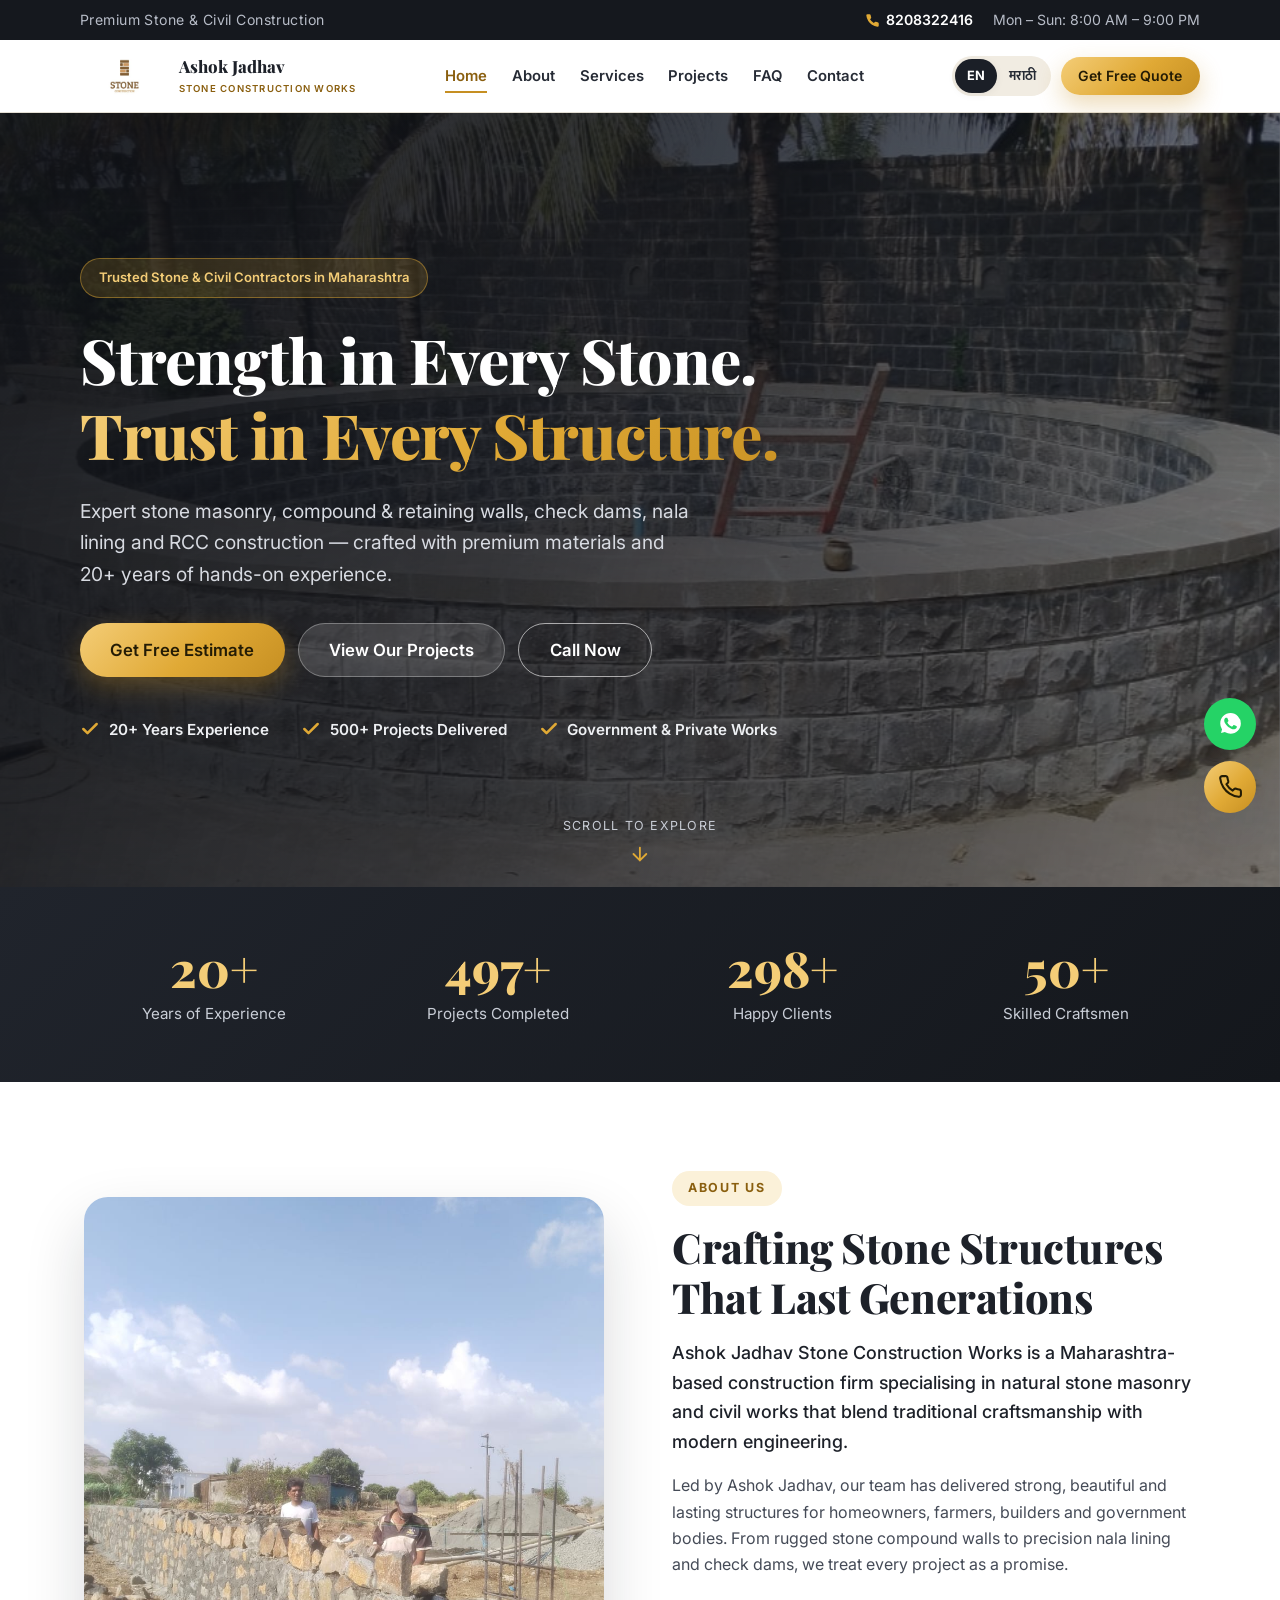
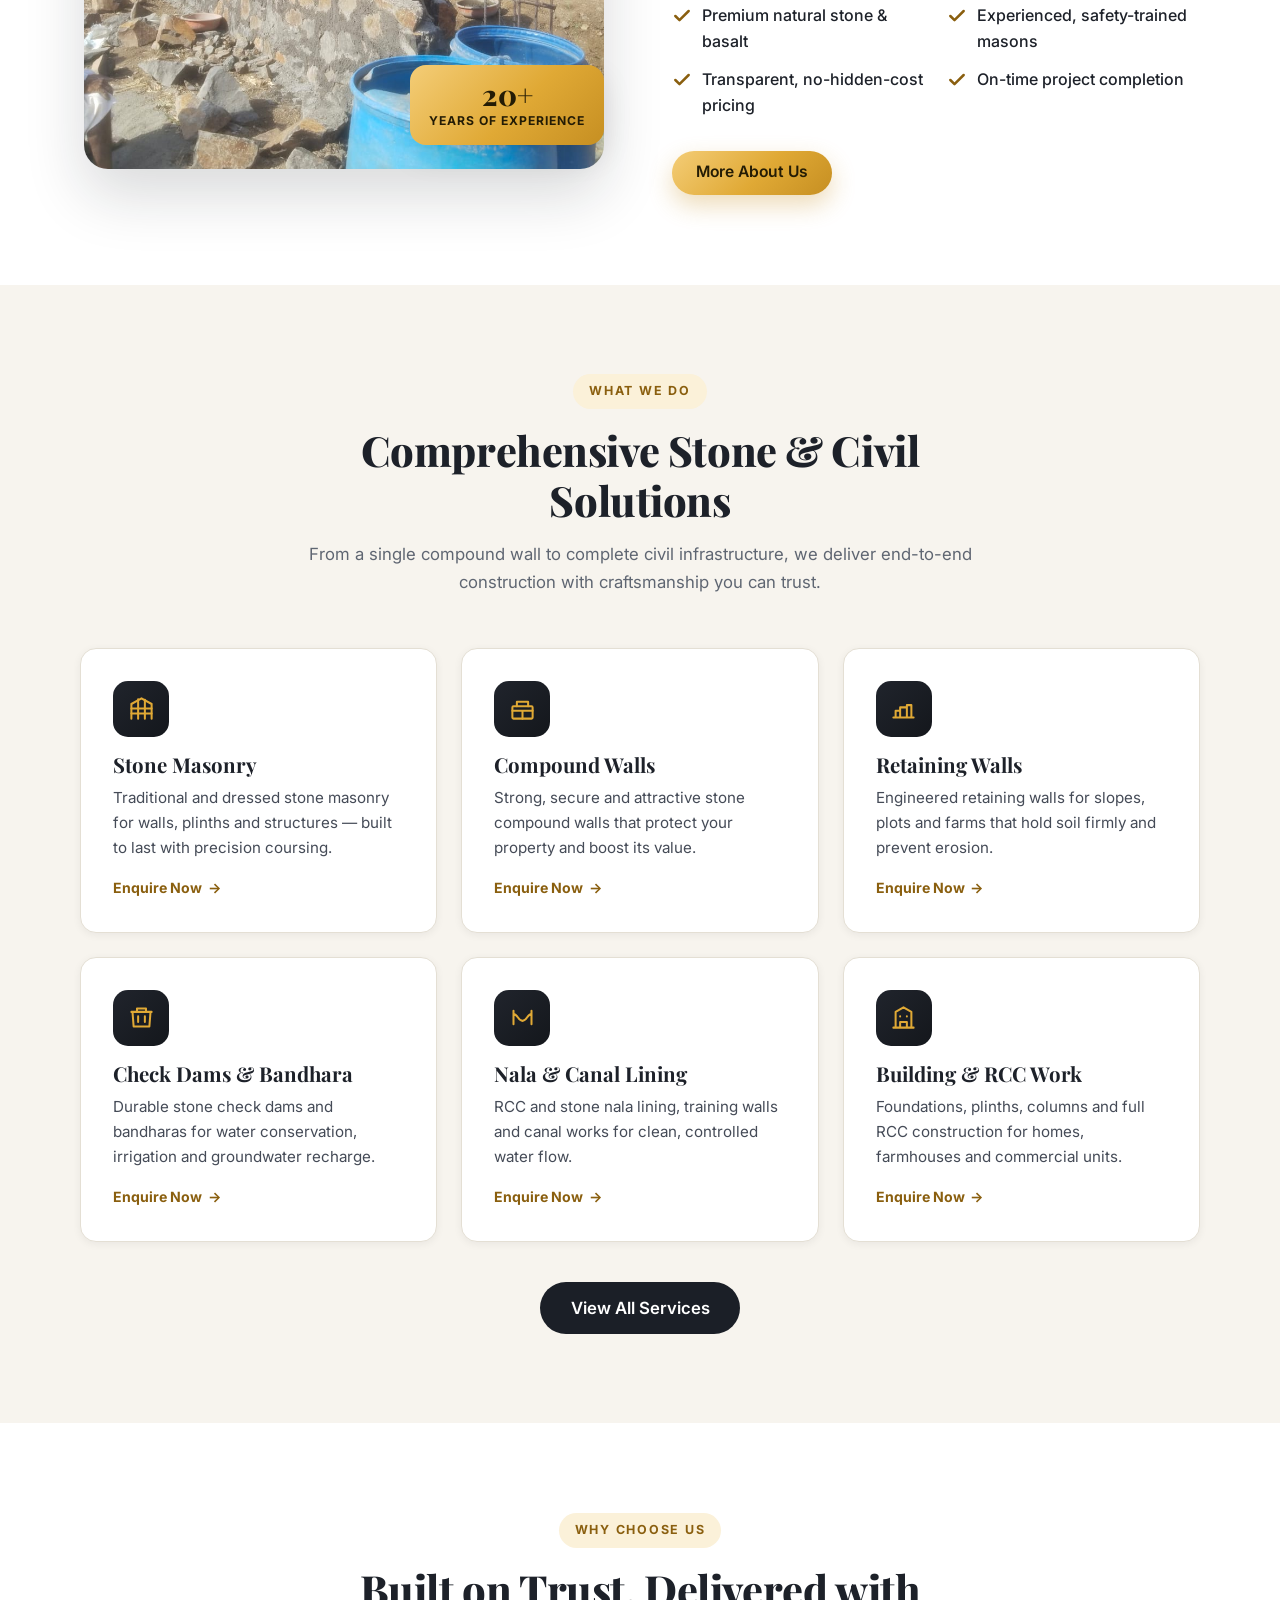
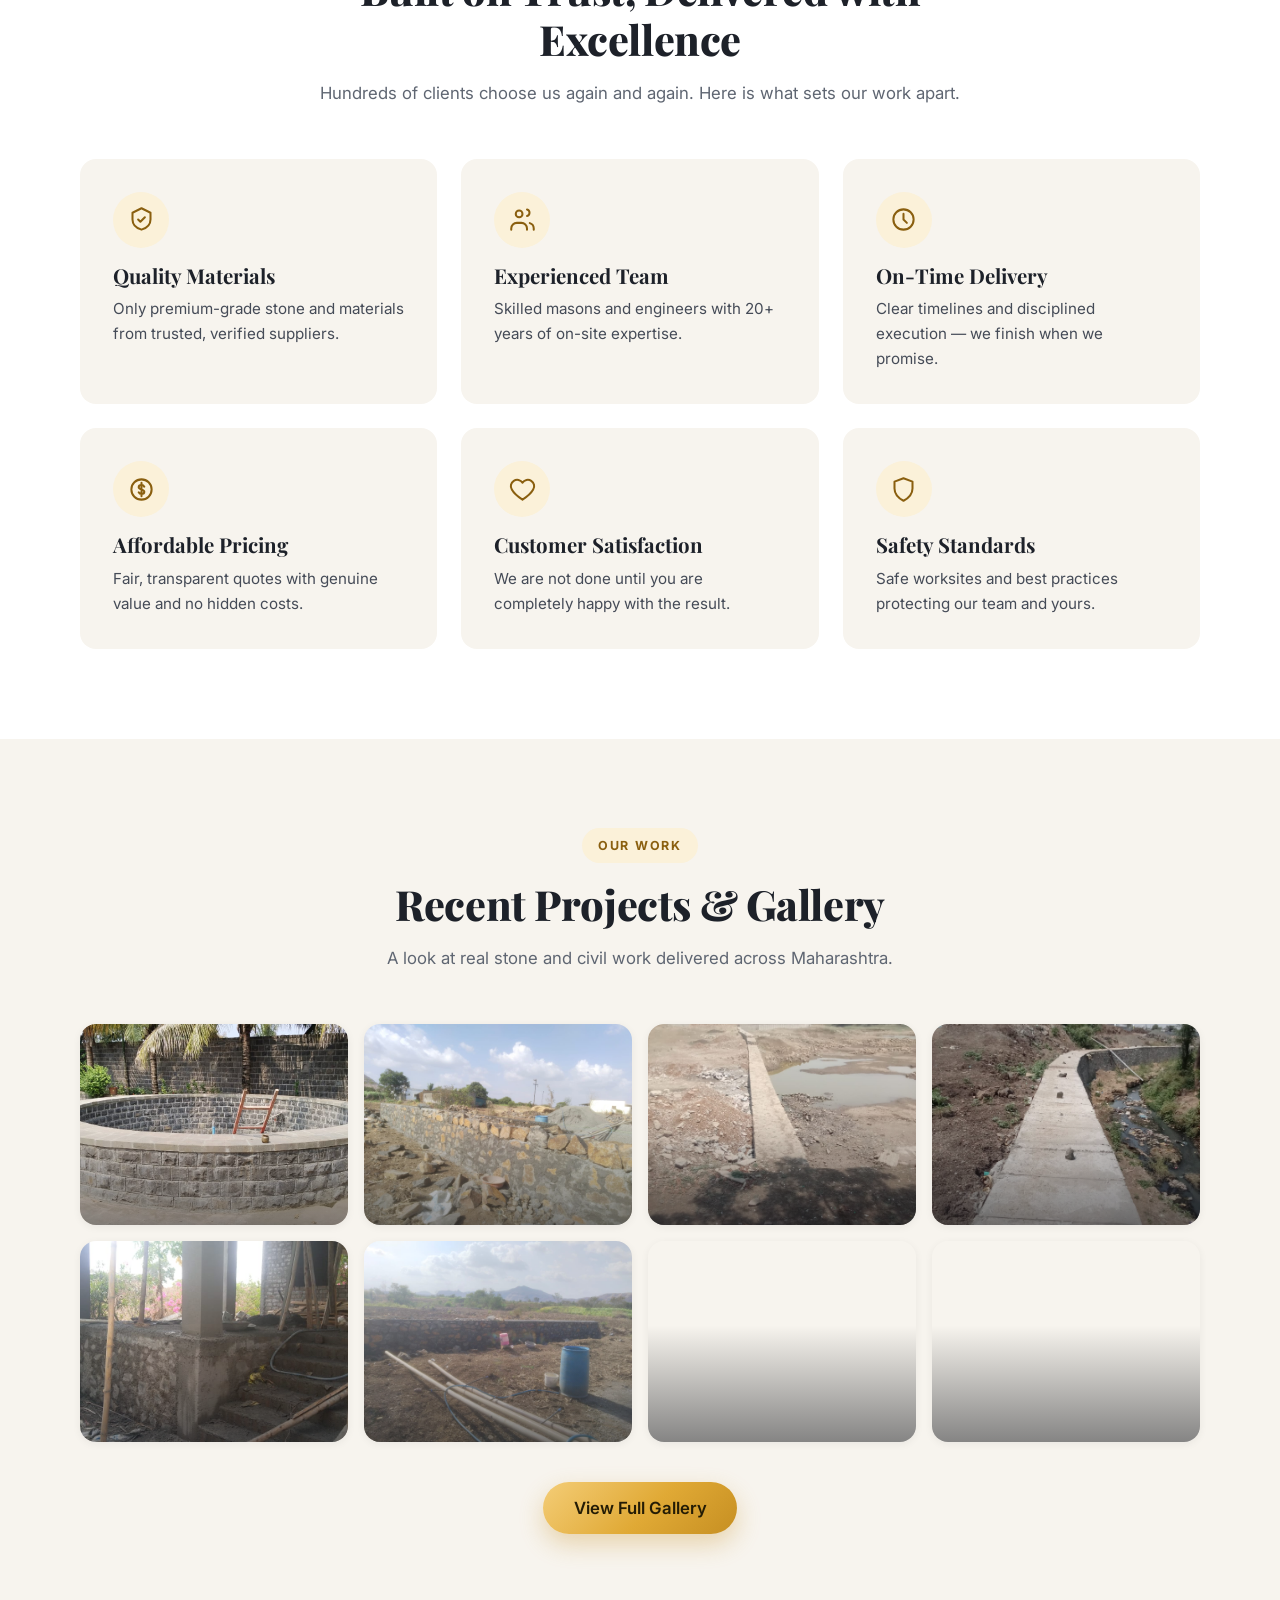
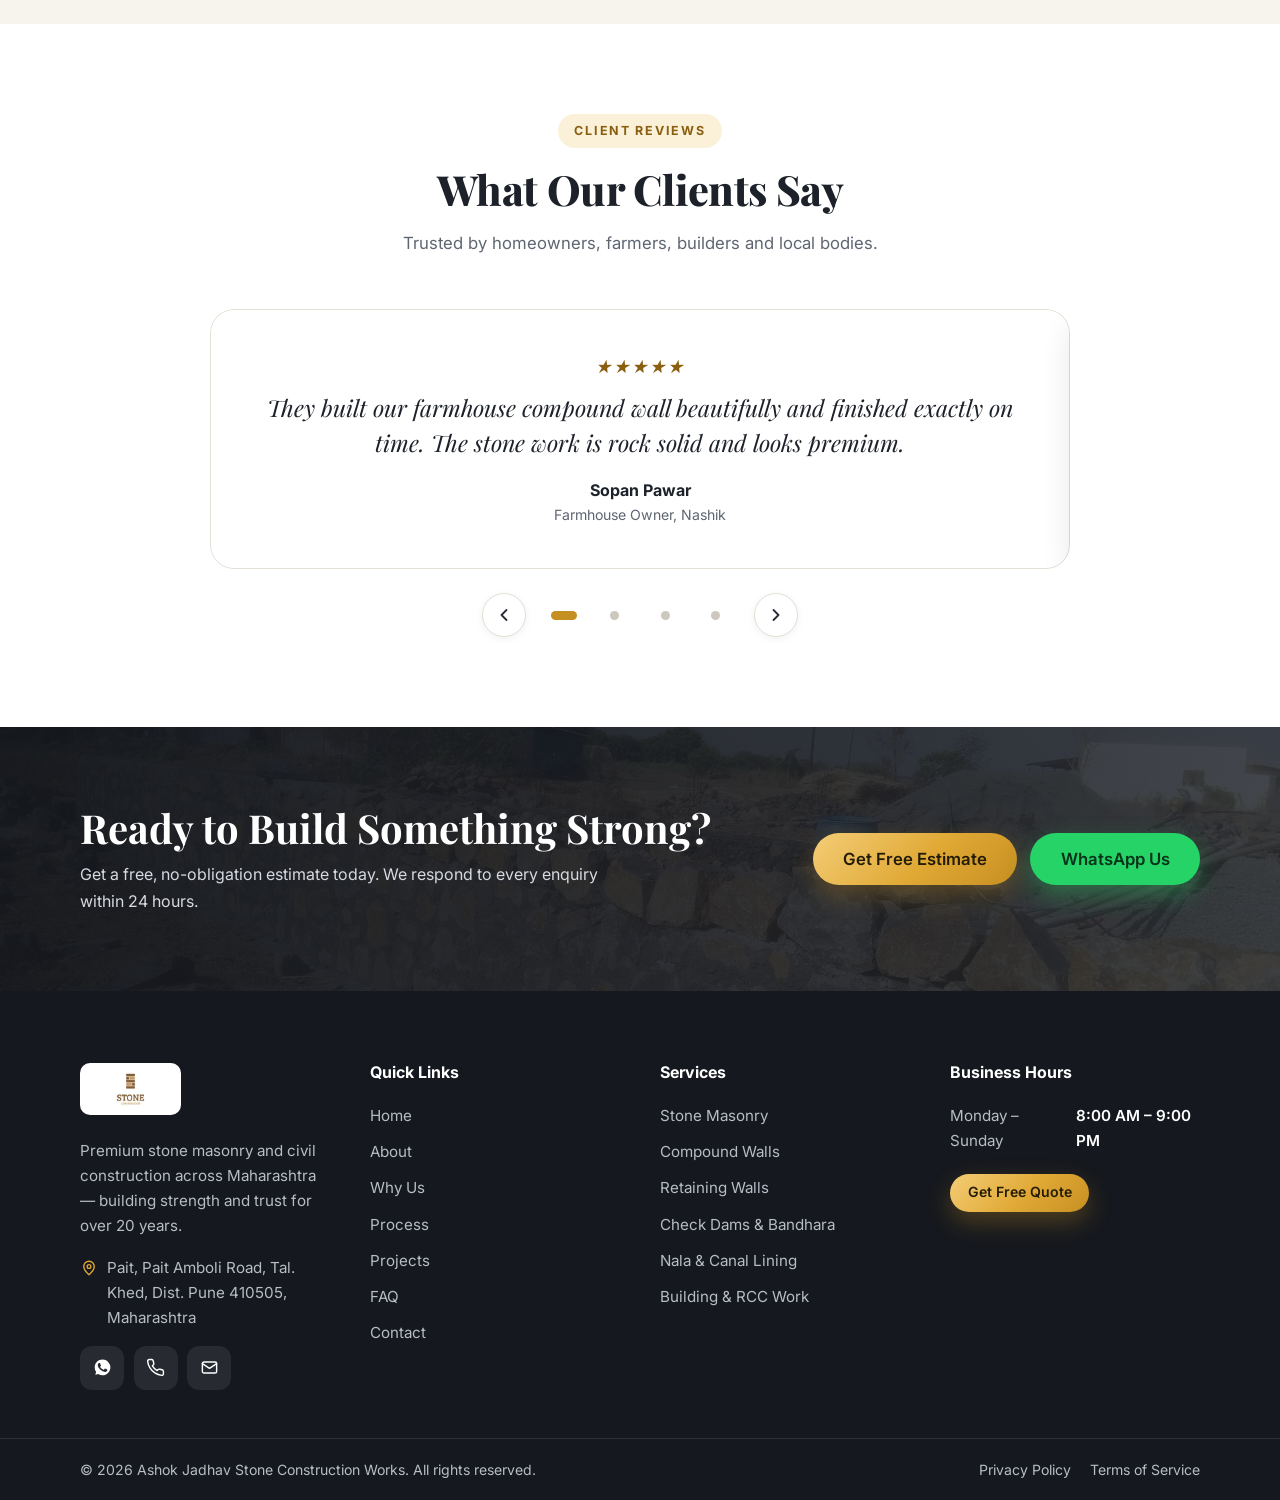
<file: index.html>
<!DOCTYPE html>
<html lang="en">
<head>
<meta charset="UTF-8">
<meta name="viewport" content="width=device-width, initial-scale=1">
<title data-i18n="meta.home.title">Stone Masonry &amp; Civil Contractors in Maharashtra | Ashok Jadhav</title>
<meta name="description" data-i18n-attr="content:meta.home.desc" content="Expert stone masonry, compound and retaining walls, check dams, nala lining and RCC construction across Maharashtra. 20+ years, 500+ projects. Get a free estimate.">
<meta name="author" content="Ashok Jadhav Stone Construction Works">
<meta name="theme-color" content="#1b1f27">
<link rel="canonical" href="https://ashokstoneworks.com/">

<meta property="og:type" content="website">
<meta property="og:site_name" content="Ashok Jadhav Stone Construction Works">
<meta property="og:title" content="Ashok Jadhav Stone Construction Works | Stone &amp; Civil Contractors">
<meta property="og:description" content="Expert stone masonry, compound and retaining walls, check dams, nala lining and RCC construction across Maharashtra. 20+ years experience.">
<meta property="og:image" content="https://ashokstoneworks.com/images/hero-stone-feature.jpg">
<meta property="og:image:secure_url" content="https://ashokstoneworks.com/images/hero-stone-feature.jpg">
<meta property="og:image:type" content="image/jpeg">
<meta property="og:image:width" content="1280">
<meta property="og:image:height" content="576">
<meta property="og:image:alt" content="Stone masonry water feature by Ashok Jadhav Stone Construction Works">
<meta property="og:url" content="https://ashokstoneworks.com/">
<meta property="og:locale" content="en_IN">
<meta property="og:locale:alternate" content="mr_IN">
<meta name="twitter:card" content="summary_large_image">
<meta name="twitter:title" content="Ashok Jadhav Stone Construction Works">
<meta name="twitter:description" content="Expert stone masonry and civil construction across Maharashtra. 20+ years, 500+ projects.">
<meta name="twitter:image" content="https://ashokstoneworks.com/images/hero-stone-feature.jpg">

<link rel="icon" href="images/favicon.svg" type="image/svg+xml">
<link rel="preconnect" href="https://fonts.googleapis.com">
<link rel="preconnect" href="https://fonts.gstatic.com" crossorigin>
<link rel="preload" as="image" href="images/hero-stone-feature.jpg" fetchpriority="high">
<link href="https://fonts.googleapis.com/css2?family=Playfair+Display:wght@600;700;800&amp;family=Inter:wght@400;500;600;700&amp;family=Mukta:wght@400;500;600;700&amp;display=swap" rel="stylesheet">
<link rel="stylesheet" href="css/styles.css">
<script>document.documentElement.classList.add('js');</script>

<script type="application/ld+json">
{
  "@context": "https://schema.org",
  "@type": "GeneralContractor",
  "@id": "https://ashokstoneworks.com/#business",
  "name": "Ashok Jadhav Stone Construction Works",
  "image": "https://ashokstoneworks.com/images/hero-stone-feature.jpg",
  "logo": "https://ashokstoneworks.com/images/logo.jpg",
  "description": "Expert stone masonry, compound and retaining walls, check dams, nala lining and RCC construction across Maharashtra.",
  "url": "https://ashokstoneworks.com/",
  "telephone": "+91-8208322416",
  "email": "pashokjadhav8888@gmail.com",
  "priceRange": "$$",
  "areaServed": { "@type": "State", "name": "Maharashtra" },
  "address": {
    "@type": "PostalAddress",
    "streetAddress": "Pait Amboli Road, Tal. Khed, Dist. Pune",
    "addressLocality": "Pait",
    "addressRegion": "Maharashtra",
    "postalCode": "410505",
    "addressCountry": "IN"
  },
  "geo": { "@type": "GeoCoordinates", "latitude": 18.8780194, "longitude": 73.7213063 },
  "hasMap": "https://maps.app.goo.gl/nDCDg11kpNZV83zB9",
  "openingHoursSpecification": [{
    "@type": "OpeningHoursSpecification",
    "dayOfWeek": ["Monday","Tuesday","Wednesday","Thursday","Friday","Saturday","Sunday"],
    "opens": "08:00",
    "closes": "21:00"
  }]
}
</script>
</head>
<body>
<a class="skip-link" href="#main" data-i18n="a11y.skip">Skip to content</a>

<!-- ============ TOP BAR ============ -->
<div class="topbar">
  <div class="container topbar-inner">
    <span class="topbar-tagline" data-i18n="top.tagline">Premium Stone &amp; Civil Construction</span>
    <div class="topbar-right">
      <a class="topbar-link" href="tel:+918208322416">
        <svg viewBox="0 0 24 24" aria-hidden="true"><path d="M22 16.92v3a2 2 0 0 1-2.18 2 19.8 19.8 0 0 1-8.63-3.07 19.5 19.5 0 0 1-6-6A19.8 19.8 0 0 1 2.12 4.18 2 2 0 0 1 4.11 2h3a2 2 0 0 1 2 1.72c.13.96.36 1.9.7 2.81a2 2 0 0 1-.45 2.11L8.09 9.91a16 16 0 0 0 6 6l1.27-1.27a2 2 0 0 1 2.11-.45c.9.34 1.85.57 2.81.7A2 2 0 0 1 22 16.92z"/></svg>
        <span>8208322416</span>
      </a>
      <span class="topbar-hours" data-i18n="top.hours">Mon – Sun: 8:00 AM – 9:00 PM</span>
    </div>
  </div>
</div>

<!-- ============ HEADER / NAV ============ -->
<header class="navbar">
  <nav class="container nav-inner" aria-label="Primary">
    <a class="brand" href="index.html">
      <img class="brand-logo" src="images/logo.jpg" width="500" height="247" alt="Ashok Jadhav Stone Construction Works logo">
      <span class="brand-text">Ashok Jadhav<small>Stone Construction Works</small></span>
    </a>

    <div class="nav-menu" id="navMenu">
      <div class="nav-panel-head">
        <span class="nav-panel-title" data-i18n="nav.menu">Menu</span>
        <button type="button" class="nav-close" id="navClose" aria-label="Close menu" data-i18n-attr="aria-label:nav.close">&times;</button>
      </div>
      <ul class="nav-links">
        <li><a href="index.html" aria-current="page" data-i18n="nav.home">Home</a></li>
        <li><a href="about.html" data-i18n="nav.about">About</a></li>
        <li><a href="services.html" data-i18n="nav.services">Services</a></li>
        <li><a href="projects.html" data-i18n="nav.projects">Projects</a></li>
        <li><a href="faq.html" data-i18n="nav.faq">FAQ</a></li>
        <li><a href="contact.html" data-i18n="nav.contact">Contact</a></li>
      </ul>
      <div class="nav-panel-foot">
        <a class="btn btn-primary btn-block" href="contact.html" data-i18n="nav.quote">Get Free Quote</a>
        <a class="btn btn-dark btn-block" href="tel:+918208322416" data-i18n="nav.call">Call Now</a>
      </div>
    </div>

    <div class="nav-actions">
      <div class="lang-toggle" role="group" aria-label="Language" data-i18n-attr="aria-label:nav.langLabel">
        <button type="button" class="lang-btn" data-lang="en" lang="en" aria-pressed="true">EN</button>
        <button type="button" class="lang-btn" data-lang="mr" lang="mr" aria-pressed="false">मराठी</button>
      </div>
      <a class="btn btn-primary btn-sm nav-cta" href="contact.html" data-i18n="nav.quote">Get Free Quote</a>
      <button type="button" class="menu-toggle" id="menuToggle" aria-label="Menu" aria-expanded="false" aria-controls="navMenu" data-i18n-attr="aria-label:nav.menu">
        <span></span><span></span><span></span>
      </button>
    </div>
  </nav>
</header>

<main id="main">

  <!-- ============ HERO ============ -->
  <section class="hero">
    <div class="hero-bg" style="background-image:url('images/hero-stone-feature.jpg')"></div>
    <div class="hero-overlay"></div>
    <div class="container">
      <div class="hero-content">
        <span class="hero-badge" data-i18n="hero.badge">Trusted Stone &amp; Civil Contractors in Maharashtra</span>
        <h1 class="hero-title">
          <span data-i18n="hero.title1">Strength in Every Stone.</span>
          <span class="accent" data-i18n="hero.title2">Trust in Every Structure.</span>
        </h1>
        <p class="hero-subtitle" data-i18n="hero.subtitle">Expert stone masonry, compound &amp; retaining walls, check dams, nala lining and RCC construction — crafted with premium materials and 20+ years of hands-on experience.</p>
        <div class="hero-cta">
          <a class="btn btn-primary btn-lg" href="contact.html" data-i18n="hero.cta1">Get Free Estimate</a>
          <a class="btn btn-ghost btn-lg" href="projects.html" data-i18n="hero.cta2">View Our Projects</a>
          <a class="btn btn-outline btn-lg" href="tel:+918208322416" data-i18n="hero.cta3">Call Now</a>
        </div>
        <ul class="hero-trust">
          <li><svg class="icon-check" viewBox="0 0 24 24" aria-hidden="true"><path d="M20 6 9 17l-5-5"/></svg><span data-i18n="hero.trust1">20+ Years Experience</span></li>
          <li><svg class="icon-check" viewBox="0 0 24 24" aria-hidden="true"><path d="M20 6 9 17l-5-5"/></svg><span data-i18n="hero.trust2">500+ Projects Delivered</span></li>
          <li><svg class="icon-check" viewBox="0 0 24 24" aria-hidden="true"><path d="M20 6 9 17l-5-5"/></svg><span data-i18n="hero.trust3">Government &amp; Private Works</span></li>
        </ul>
      </div>
    </div>
    <a class="hero-scroll" href="#stats">
      <span data-i18n="hero.scroll">Scroll to explore</span>
      <svg viewBox="0 0 24 24" aria-hidden="true"><path d="M12 5v14M5 12l7 7 7-7"/></svg>
    </a>
  </section>

  <!-- ============ STATS ============ -->
  <section class="stats" id="stats" aria-label="Company highlights">
    <div class="container stats-grid">
      <div>
        <span class="stat-num" data-count="20" data-suffix="+">20+</span>
        <span class="stat-label" data-i18n="stats.years">Years of Experience</span>
      </div>
      <div>
        <span class="stat-num" data-count="500" data-suffix="+">500+</span>
        <span class="stat-label" data-i18n="stats.projects">Projects Completed</span>
      </div>
      <div>
        <span class="stat-num" data-count="300" data-suffix="+">300+</span>
        <span class="stat-label" data-i18n="stats.clients">Happy Clients</span>
      </div>
      <div>
        <span class="stat-num" data-count="50" data-suffix="+">50+</span>
        <span class="stat-label" data-i18n="stats.team">Skilled Craftsmen</span>
      </div>
    </div>
  </section>

  <!-- ============ ABOUT PREVIEW ============ -->
  <section class="section">
    <div class="container about-grid">
      <div class="about-media reveal">
        <img src="images/masons-at-work-1.jpg" width="768" height="1024" loading="lazy" decoding="async"
             alt="Skilled masons building a natural stone wall on a site in Maharashtra">
        <p class="about-badge">
          <span class="about-badge-num">20+</span>
          <span class="about-badge-text" data-i18n="stats.years">Years of Experience</span>
        </p>
      </div>
      <div class="about-body reveal">
        <span class="section-tag" data-i18n="about.tag">About Us</span>
        <h2 class="section-title" data-i18n="about.title">Crafting Stone Structures That Last Generations</h2>
        <p class="lead" data-i18n="about.lead">Ashok Jadhav Stone Construction Works is a Maharashtra-based construction firm specialising in natural stone masonry and civil works that blend traditional craftsmanship with modern engineering.</p>
        <p data-i18n="about.p1">Led by Ashok Jadhav, our team has delivered strong, beautiful and lasting structures for homeowners, farmers, builders and government bodies. From rugged stone compound walls to precision nala lining and check dams, we treat every project as a promise.</p>
        <ul class="check-list">
          <li><svg class="icon-check" viewBox="0 0 24 24" aria-hidden="true"><path d="M20 6 9 17l-5-5"/></svg><span data-i18n="about.point1">Premium natural stone &amp; basalt</span></li>
          <li><svg class="icon-check" viewBox="0 0 24 24" aria-hidden="true"><path d="M20 6 9 17l-5-5"/></svg><span data-i18n="about.point2">Experienced, safety-trained masons</span></li>
          <li><svg class="icon-check" viewBox="0 0 24 24" aria-hidden="true"><path d="M20 6 9 17l-5-5"/></svg><span data-i18n="about.point3">Transparent, no-hidden-cost pricing</span></li>
          <li><svg class="icon-check" viewBox="0 0 24 24" aria-hidden="true"><path d="M20 6 9 17l-5-5"/></svg><span data-i18n="about.point4">On-time project completion</span></li>
        </ul>
        <a class="btn btn-primary" href="about.html" data-i18n="about.more">More About Us</a>
      </div>
    </div>
  </section>

  <!-- ============ SERVICES PREVIEW ============ -->
  <section class="section alt-bg">
    <div class="container">
      <div class="section-header center reveal">
        <span class="section-tag" data-i18n="services.tag">What We Do</span>
        <h2 class="section-title" data-i18n="services.title">Comprehensive Stone &amp; Civil Solutions</h2>
        <p class="section-sub" data-i18n="services.subtitle">From a single compound wall to complete civil infrastructure, we deliver end-to-end construction with craftsmanship you can trust.</p>
      </div>
      <div class="grid-cards">
        <article class="card service-card reveal">
          <span class="card-icon card-icon--dark" aria-hidden="true"><svg viewBox="0 0 24 24"><path d="M3 21V8l9-5 9 5v13"/><path d="M3 12h18M3 16.5h18M9 3.8V21M15 4.2V21"/></svg></span>
          <h3 data-i18n="services.s1.title">Stone Masonry</h3>
          <p data-i18n="services.s1.desc">Traditional and dressed stone masonry for walls, plinths and structures — built to last with precision coursing.</p>
          <a class="service-link" href="services.html#stone-masonry"><span data-i18n="services.enquire">Enquire Now</span> <span aria-hidden="true">&rarr;</span></a>
        </article>
        <article class="card service-card reveal">
          <span class="card-icon card-icon--dark" aria-hidden="true"><svg viewBox="0 0 24 24"><rect x="3" y="10" width="18" height="11" rx="1"/><path d="M3 14h18M7 10V6h10v4M12 14v7"/></svg></span>
          <h3 data-i18n="services.s2.title">Compound Walls</h3>
          <p data-i18n="services.s2.desc">Strong, secure and attractive stone compound walls that protect your property and boost its value.</p>
          <a class="service-link" href="services.html#compound-walls"><span data-i18n="services.enquire">Enquire Now</span> <span aria-hidden="true">&rarr;</span></a>
        </article>
        <article class="card service-card reveal">
          <span class="card-icon card-icon--dark" aria-hidden="true"><svg viewBox="0 0 24 24"><path d="M3 20h18M5 20v-6h4v6M15 20V9h4v11M9 20v-9h6v9"/></svg></span>
          <h3 data-i18n="services.s3.title">Retaining Walls</h3>
          <p data-i18n="services.s3.desc">Engineered retaining walls for slopes, plots and farms that hold soil firmly and prevent erosion.</p>
          <a class="service-link" href="services.html#retaining-walls"><span data-i18n="services.enquire">Enquire Now</span> <span aria-hidden="true">&rarr;</span></a>
        </article>
        <article class="card service-card reveal">
          <span class="card-icon card-icon--dark" aria-hidden="true"><svg viewBox="0 0 24 24"><path d="M3 7h18M4 7l1 13h14l1-13M8 7V4h8v3M9 11v5M15 11v5"/></svg></span>
          <h3 data-i18n="services.s4.title">Check Dams &amp; Bandhara</h3>
          <p data-i18n="services.s4.desc">Durable stone check dams and bandharas for water conservation, irrigation and groundwater recharge.</p>
          <a class="service-link" href="services.html#check-dams"><span data-i18n="services.enquire">Enquire Now</span> <span aria-hidden="true">&rarr;</span></a>
        </article>
        <article class="card service-card reveal">
          <span class="card-icon card-icon--dark" aria-hidden="true"><svg viewBox="0 0 24 24"><path d="M4 6v12M20 6v12M4 9c4 0 4 6 8 6s4-6 8-6"/></svg></span>
          <h3 data-i18n="services.s5.title">Nala &amp; Canal Lining</h3>
          <p data-i18n="services.s5.desc">RCC and stone nala lining, training walls and canal works for clean, controlled water flow.</p>
          <a class="service-link" href="services.html#nala-lining"><span data-i18n="services.enquire">Enquire Now</span> <span aria-hidden="true">&rarr;</span></a>
        </article>
        <article class="card service-card reveal">
          <span class="card-icon card-icon--dark" aria-hidden="true"><svg viewBox="0 0 24 24"><path d="M3 21h18M5 21V7l7-4 7 4v14M9 21v-5h6v5M9 11h.01M15 11h.01"/></svg></span>
          <h3 data-i18n="services.s6.title">Building &amp; RCC Work</h3>
          <p data-i18n="services.s6.desc">Foundations, plinths, columns and full RCC construction for homes, farmhouses and commercial units.</p>
          <a class="service-link" href="services.html#rcc-work"><span data-i18n="services.enquire">Enquire Now</span> <span aria-hidden="true">&rarr;</span></a>
        </article>
      </div>
      <p class="center reveal" style="margin-top:2.5rem">
        <a class="btn btn-dark btn-lg" href="services.html" data-i18n="services.all">View All Services</a>
      </p>
    </div>
  </section>

  <!-- ============ WHY CHOOSE US ============ -->
  <section class="section">
    <div class="container">
      <div class="section-header center reveal">
        <span class="section-tag" data-i18n="why.tag">Why Choose Us</span>
        <h2 class="section-title" data-i18n="why.title">Built on Trust, Delivered with Excellence</h2>
        <p class="section-sub" data-i18n="why.subtitle">Hundreds of clients choose us again and again. Here is what sets our work apart.</p>
      </div>
      <div class="grid-cards">
        <article class="card card--plain reveal">
          <span class="card-icon card-icon--round" aria-hidden="true"><svg viewBox="0 0 24 24"><path d="M12 2 4 6v6c0 5 3.5 7.7 8 9 4.5-1.3 8-4 8-9V6z"/><path d="m9 12 2 2 4-4"/></svg></span>
          <h3 data-i18n="why.w1.title">Quality Materials</h3>
          <p data-i18n="why.w1.desc">Only premium-grade stone and materials from trusted, verified suppliers.</p>
        </article>
        <article class="card card--plain reveal">
          <span class="card-icon card-icon--round" aria-hidden="true"><svg viewBox="0 0 24 24"><circle cx="9" cy="7" r="3"/><path d="M2 21v-1a5 5 0 0 1 5-5h4a5 5 0 0 1 5 5v1M16 3.1a3 3 0 0 1 0 5.8M22 21v-1a5 5 0 0 0-3.5-4.8"/></svg></span>
          <h3 data-i18n="why.w2.title">Experienced Team</h3>
          <p data-i18n="why.w2.desc">Skilled masons and engineers with 20+ years of on-site expertise.</p>
        </article>
        <article class="card card--plain reveal">
          <span class="card-icon card-icon--round" aria-hidden="true"><svg viewBox="0 0 24 24"><circle cx="12" cy="12" r="9"/><path d="M12 7v5l3 3"/></svg></span>
          <h3 data-i18n="why.w3.title">On-Time Delivery</h3>
          <p data-i18n="why.w3.desc">Clear timelines and disciplined execution — we finish when we promise.</p>
        </article>
        <article class="card card--plain reveal">
          <span class="card-icon card-icon--round" aria-hidden="true"><svg viewBox="0 0 24 24"><circle cx="12" cy="12" r="9"/><path d="M14.5 9.5c-.5-1-1.5-1.5-2.5-1.5-1.5 0-2.5 1-2.5 2s1 1.5 2.5 2 2.5 1 2.5 2-1 2-2.5 2c-1 0-2-.5-2.5-1.5M12 6v12"/></svg></span>
          <h3 data-i18n="why.w4.title">Affordable Pricing</h3>
          <p data-i18n="why.w4.desc">Fair, transparent quotes with genuine value and no hidden costs.</p>
        </article>
        <article class="card card--plain reveal">
          <span class="card-icon card-icon--round" aria-hidden="true"><svg viewBox="0 0 24 24"><path d="M12 21s-7-4.5-9.5-9A5.3 5.3 0 0 1 12 6a5.3 5.3 0 0 1 9.5 6c-2.5 4.5-9.5 9-9.5 9z"/></svg></span>
          <h3 data-i18n="why.w5.title">Customer Satisfaction</h3>
          <p data-i18n="why.w5.desc">We are not done until you are completely happy with the result.</p>
        </article>
        <article class="card card--plain reveal">
          <span class="card-icon card-icon--round" aria-hidden="true"><svg viewBox="0 0 24 24"><path d="M12 2 4 5v6c0 5 3.5 8.5 8 11 4.5-2.5 8-6 8-11V5z"/></svg></span>
          <h3 data-i18n="why.w6.title">Safety Standards</h3>
          <p data-i18n="why.w6.desc">Safe worksites and best practices protecting our team and yours.</p>
        </article>
      </div>
    </div>
  </section>

  <!-- ============ PROJECTS PREVIEW ============ -->
  <section class="section alt-bg">
    <div class="container">
      <div class="section-header center reveal">
        <span class="section-tag" data-i18n="gallery.tag">Our Work</span>
        <h2 class="section-title" data-i18n="gallery.title">Recent Projects &amp; Gallery</h2>
        <p class="section-sub" data-i18n="gallery.subtitle">A look at real stone and civil work delivered across Maharashtra.</p>
      </div>
      <div class="gallery-grid reveal" id="galleryGrid">
        <button type="button" class="gallery-item" data-category="masonry">
          <img src="images/hero-stone-feature.jpg" width="1024" height="768" loading="lazy" decoding="async" alt="Circular dressed-stone water feature with basalt coping">
          <span class="gallery-cap" aria-hidden="true" data-i18n="g1">Circular dressed-stone water feature</span>
        </button>
        <button type="button" class="gallery-item" data-category="masonry">
          <img src="images/masonry-compound-wall.jpg" width="1024" height="768" loading="lazy" decoding="async" alt="Natural stone compound wall on a rural plot">
          <span class="gallery-cap" aria-hidden="true" data-i18n="g3">Stone compound wall in rural site</span>
        </button>
        <button type="button" class="gallery-item" data-category="dam">
          <img src="images/check-dam.jpg" width="768" height="1024" loading="lazy" decoding="async" alt="Stone check dam across a riverbed for water conservation">
          <span class="gallery-cap" aria-hidden="true" data-i18n="g9">Stone check dam across riverbed</span>
        </button>
        <button type="button" class="gallery-item" data-category="civil">
          <img src="images/nala-lining-1.jpg" width="768" height="1024" loading="lazy" decoding="async" alt="Concrete nala lining pathway beside a stone wall">
          <span class="gallery-cap" aria-hidden="true" data-i18n="g12">Nala concrete lining pathway</span>
        </button>
        <button type="button" class="gallery-item" data-category="building">
          <img src="images/building-foundation-1.jpg" width="1024" height="768" loading="lazy" decoding="async" alt="Building foundation and plinth with RCC columns">
          <span class="gallery-cap" aria-hidden="true" data-i18n="g7">Building foundation with RCC columns</span>
        </button>
        <button type="button" class="gallery-item" data-category="masonry">
          <img src="images/retaining-wall-hills.jpg" width="1024" height="768" loading="lazy" decoding="async" alt="Completed stone retaining wall in a hilly landscape">
          <span class="gallery-cap" aria-hidden="true" data-i18n="g4">Completed stone retaining wall</span>
        </button>
        <button type="button" class="gallery-item" data-category="masonry">
          <img src="images/coursed-rubble-compound-wall.jpg" width="1024" height="768" loading="lazy" decoding="async" alt="Coursed rubble stone compound wall with cement coping">
          <span class="gallery-cap" aria-hidden="true" data-i18n="g21">Coursed rubble compound wall</span>
        </button>
        <button type="button" class="gallery-item" data-category="civil">
          <img src="images/nala-lining-5.jpg" width="768" height="1024" loading="lazy" decoding="async" alt="Completed nala lining project with retaining wall">
          <span class="gallery-cap" aria-hidden="true" data-i18n="g16">Nala lining project</span>
        </button>
      </div>
      <p class="center reveal" style="margin-top:2.5rem">
        <a class="btn btn-primary btn-lg" href="projects.html" data-i18n="gallery.viewAll">View Full Gallery</a>
      </p>
    </div>
  </section>

  <!-- ============ TESTIMONIALS ============ -->
  <section class="section">
    <div class="container">
      <div class="section-header center reveal">
        <span class="section-tag" data-i18n="test.tag">Client Reviews</span>
        <h2 class="section-title" data-i18n="test.title">What Our Clients Say</h2>
        <p class="section-sub" data-i18n="test.subtitle">Trusted by homeowners, farmers, builders and local bodies.</p>
      </div>
      <div class="testimonial-slider reveal" id="testimonialSlider">
        <div class="testimonial-viewport">
          <div class="testimonial-track" id="testimonialTrack">
            <blockquote class="testimonial">
              <p class="stars" aria-label="Rated 5 out of 5">★★★★★</p>
              <p data-i18n="test.t1.quote">They built our farmhouse compound wall beautifully and finished exactly on time. The stone work is rock solid and looks premium.</p>
              <footer><span class="t-name" data-i18n="test.t1.name">Sopan Pawar</span><span class="t-role" data-i18n="test.t1.role">Farmhouse Owner, Nashik</span></footer>
            </blockquote>
            <blockquote class="testimonial">
              <p class="stars" aria-label="Rated 5 out of 5">★★★★★</p>
              <p data-i18n="test.t2.quote">We hired them for a check dam and nala lining. Honest pricing, strong construction and great coordination with the gram panchayat.</p>
              <footer><span class="t-name" data-i18n="test.t2.name">Ramesh Deshmukh</span><span class="t-role" data-i18n="test.t2.role">Progressive Farmer</span></footer>
            </blockquote>
            <blockquote class="testimonial">
              <p class="stars" aria-label="Rated 5 out of 5">★★★★★</p>
              <p data-i18n="test.t3.quote">As a builder I need reliable masonry partners. Their stone walls and RCC work are clean, strong and delivered on schedule.</p>
              <footer><span class="t-name" data-i18n="test.t3.name">Sunil Kulkarni</span><span class="t-role" data-i18n="test.t3.role">Builder &amp; Contractor</span></footer>
            </blockquote>
            <blockquote class="testimonial">
              <p class="stars" aria-label="Rated 5 out of 5">★★★★★</p>
              <p data-i18n="test.t4.quote">Excellent retaining wall on our sloped plot. Professional team, fair rates and genuinely durable work. Highly recommended.</p>
              <footer><span class="t-name" data-i18n="test.t4.name">Anita Jadhav</span><span class="t-role" data-i18n="test.t4.role">Homeowner, Pune</span></footer>
            </blockquote>
          </div>
        </div>
        <div class="testimonial-controls">
          <button type="button" class="t-arrow" id="tPrev" aria-label="Previous review" data-i18n-attr="aria-label:test.prev"><svg viewBox="0 0 24 24" aria-hidden="true"><path d="M15 18l-6-6 6-6"/></svg></button>
          <div class="t-dots" id="tDots"></div>
          <button type="button" class="t-arrow" id="tNext" aria-label="Next review" data-i18n-attr="aria-label:test.next"><svg viewBox="0 0 24 24" aria-hidden="true"><path d="M9 18l6-6-6-6"/></svg></button>
        </div>
      </div>
    </div>
  </section>

  <!-- ============ CTA BAND ============ -->
  <section class="cta-band">
    <div class="cta-band-bg" style="background-image:url('images/masonry-compound-wall.jpg')"></div>
    <div class="container cta-band-inner reveal">
      <div>
        <h2 data-i18n="ctaband.title">Ready to Build Something Strong?</h2>
        <p data-i18n="ctaband.text">Get a free, no-obligation estimate today. We respond to every enquiry within 24 hours.</p>
      </div>
      <div class="cta-band-actions">
        <a class="btn btn-primary btn-lg" href="contact.html" data-i18n="ctaband.btn1">Get Free Estimate</a>
        <a class="btn btn-whatsapp btn-lg" href="https://wa.me/918208322416?text=Hello%20Ashok%20Jadhav%20Stone%20Construction%20Works%2C%20I%20would%20like%20a%20free%20estimate." target="_blank" rel="noopener" data-i18n="ctaband.btn2">WhatsApp Us</a>
      </div>
    </div>
  </section>

</main>

<!-- ============ FOOTER ============ -->
<footer class="footer">
  <div class="container footer-grid">
    <div class="footer-col footer-brand">
      <a class="brand" href="index.html">
        <img class="brand-logo" src="images/logo.jpg" width="500" height="247" alt="Ashok Jadhav Stone Construction Works logo">
      </a>
      <p data-i18n="footer.about">Premium stone masonry and civil construction across Maharashtra — building strength and trust for over 20 years.</p>
      <address class="footer-address">
        <svg viewBox="0 0 24 24" aria-hidden="true"><path d="M12 21s-7-6.3-7-11a7 7 0 0 1 14 0c0 4.7-7 11-7 11z"/><circle cx="12" cy="10" r="2.5"/></svg>
        <a href="https://maps.app.goo.gl/nDCDg11kpNZV83zB9" target="_blank" rel="noopener" data-i18n="contact.info.addressValue">Pait, Pait Amboli Road, Tal. Khed, Dist. Pune 410505, Maharashtra</a>
      </address>
      <div class="footer-social">
        <a href="https://wa.me/918208322416" target="_blank" rel="noopener" aria-label="WhatsApp" data-i18n-attr="aria-label:fab.whatsapp"><svg class="icon-solid" viewBox="0 0 24 24" aria-hidden="true"><path d="M17.47 14.38c-.3-.15-1.76-.87-2.03-.97-.27-.1-.47-.15-.67.15-.2.3-.77.97-.94 1.16-.17.2-.35.22-.64.08-.3-.15-1.26-.47-2.4-1.48-.88-.79-1.48-1.76-1.65-2.06-.17-.3-.02-.46.13-.6.13-.14.3-.35.44-.52.15-.18.2-.3.3-.5.1-.2.05-.37-.02-.52-.08-.15-.67-1.61-.92-2.2-.24-.58-.49-.5-.67-.51h-.57c-.2 0-.52.07-.8.37-.27.3-1.04 1.02-1.04 2.48s1.07 2.88 1.22 3.07c.15.2 2.1 3.2 5.08 4.49.71.3 1.26.49 1.69.62.71.23 1.36.2 1.87.12.57-.09 1.76-.72 2-1.41.25-.7.25-1.29.18-1.41-.08-.13-.27-.2-.57-.35zM12.05 21.8h-.01a9.87 9.87 0 0 1-5.03-1.38l-.36-.21-3.74.98 1-3.65-.24-.37a9.86 9.86 0 0 1-1.51-5.26c0-5.45 4.44-9.88 9.9-9.88 2.64 0 5.12 1.03 6.99 2.9a9.82 9.82 0 0 1 2.89 6.99c0 5.45-4.44 9.88-9.88 9.88z"/></svg></a>
        <a href="tel:+918208322416" aria-label="Call us now" data-i18n-attr="aria-label:fab.call"><svg viewBox="0 0 24 24" aria-hidden="true"><path d="M22 16.92v3a2 2 0 0 1-2.18 2 19.8 19.8 0 0 1-8.63-3.07 19.5 19.5 0 0 1-6-6A19.8 19.8 0 0 1 2.12 4.18 2 2 0 0 1 4.11 2h3a2 2 0 0 1 2 1.72c.13.96.36 1.9.7 2.81a2 2 0 0 1-.45 2.11L8.09 9.91a16 16 0 0 0 6 6l1.27-1.27a2 2 0 0 1 2.11-.45c.9.34 1.85.57 2.81.7A2 2 0 0 1 22 16.92z"/></svg></a>
        <a href="mailto:pashokjadhav8888@gmail.com" aria-label="Email"><svg viewBox="0 0 24 24" aria-hidden="true"><rect x="3" y="5" width="18" height="14" rx="2"/><path d="m3 7 9 6 9-6"/></svg></a>
      </div>
    </div>

    <nav class="footer-col" aria-labelledby="footQuick">
      <h2 id="footQuick" data-i18n="footer.quicklinks">Quick Links</h2>
      <ul>
        <li><a href="index.html" data-i18n="nav.home">Home</a></li>
        <li><a href="about.html" data-i18n="nav.about">About</a></li>
        <li><a href="about.html#why" data-i18n="nav.why">Why Us</a></li>
        <li><a href="services.html#process" data-i18n="nav.process">Process</a></li>
        <li><a href="projects.html" data-i18n="nav.projects">Projects</a></li>
        <li><a href="faq.html" data-i18n="nav.faq">FAQ</a></li>
        <li><a href="contact.html" data-i18n="nav.contact">Contact</a></li>
      </ul>
    </nav>

    <nav class="footer-col" aria-labelledby="footServices">
      <h2 id="footServices" data-i18n="footer.servicesTitle">Services</h2>
      <ul>
        <li><a href="services.html#stone-masonry" data-i18n="services.s1.title">Stone Masonry</a></li>
        <li><a href="services.html#compound-walls" data-i18n="services.s2.title">Compound Walls</a></li>
        <li><a href="services.html#retaining-walls" data-i18n="services.s3.title">Retaining Walls</a></li>
        <li><a href="services.html#check-dams" data-i18n="services.s4.title">Check Dams &amp; Bandhara</a></li>
        <li><a href="services.html#nala-lining" data-i18n="services.s5.title">Nala &amp; Canal Lining</a></li>
        <li><a href="services.html#rcc-work" data-i18n="services.s6.title">Building &amp; RCC Work</a></li>
      </ul>
    </nav>

    <div class="footer-col">
      <h2 data-i18n="footer.hoursTitle">Business Hours</h2>
      <ul class="footer-hours">
        <li><span data-i18n="footer.hoursDays">Monday – Sunday</span><span data-i18n="footer.hoursTime">8:00 AM – 9:00 PM</span></li>
      </ul>
      <a class="btn btn-primary btn-sm" href="contact.html" data-i18n="nav.quote">Get Free Quote</a>
    </div>
  </div>

  <div class="footer-bottom">
    <div class="container footer-bottom-inner">
      <p>&copy; <span id="year">2026</span> <span data-i18n="footer.rights">Ashok Jadhav Stone Construction Works. All rights reserved.</span></p>
      <ul class="footer-legal">
        <li><a href="privacy-policy.html" data-i18n="footer.privacy">Privacy Policy</a></li>
        <li><a href="terms-of-service.html" data-i18n="footer.terms">Terms of Service</a></li>
      </ul>
    </div>
  </div>
</footer>

<!-- ============ FLOATING ACTIONS ============ -->
<div class="fab-stack">
  <a class="fab fab-whatsapp" href="https://wa.me/918208322416?text=Hello%20Ashok%20Jadhav%20Stone%20Construction%20Works%2C%20I%20would%20like%20to%20enquire%20about%20your%20services." target="_blank" rel="noopener" aria-label="Chat on WhatsApp" data-i18n-attr="aria-label:fab.whatsapp">
    <svg viewBox="0 0 24 24" aria-hidden="true"><path d="M17.47 14.38c-.3-.15-1.76-.87-2.03-.97-.27-.1-.47-.15-.67.15-.2.3-.77.97-.94 1.16-.17.2-.35.22-.64.08-.3-.15-1.26-.47-2.4-1.48-.88-.79-1.48-1.76-1.65-2.06-.17-.3-.02-.46.13-.6.13-.14.3-.35.44-.52.15-.18.2-.3.3-.5.1-.2.05-.37-.02-.52-.08-.15-.67-1.61-.92-2.2-.24-.58-.49-.5-.67-.51h-.57c-.2 0-.52.07-.8.37-.27.3-1.04 1.02-1.04 2.48s1.07 2.88 1.22 3.07c.15.2 2.1 3.2 5.08 4.49.71.3 1.26.49 1.69.62.71.23 1.36.2 1.87.12.57-.09 1.76-.72 2-1.41.25-.7.25-1.29.18-1.41-.08-.13-.27-.2-.57-.35zM12.05 21.8h-.01a9.87 9.87 0 0 1-5.03-1.38l-.36-.21-3.74.98 1-3.65-.24-.37a9.86 9.86 0 0 1-1.51-5.26c0-5.45 4.44-9.88 9.9-9.88 2.64 0 5.12 1.03 6.99 2.9a9.82 9.82 0 0 1 2.89 6.99c0 5.45-4.44 9.88-9.88 9.88z"/></svg>
  </a>
  <a class="fab fab-call" href="tel:+918208322416" aria-label="Call us now" data-i18n-attr="aria-label:fab.call">
    <svg viewBox="0 0 24 24" aria-hidden="true"><path d="M22 16.92v3a2 2 0 0 1-2.18 2 19.8 19.8 0 0 1-8.63-3.07 19.5 19.5 0 0 1-6-6A19.8 19.8 0 0 1 2.12 4.18 2 2 0 0 1 4.11 2h3a2 2 0 0 1 2 1.72c.13.96.36 1.9.7 2.81a2 2 0 0 1-.45 2.11L8.09 9.91a16 16 0 0 0 6 6l1.27-1.27a2 2 0 0 1 2.11-.45c.9.34 1.85.57 2.81.7A2 2 0 0 1 22 16.92z"/></svg>
  </a>
  <button type="button" class="fab fab-top" id="backTop" aria-label="Back to top" data-i18n-attr="aria-label:fab.top">
    <svg viewBox="0 0 24 24" aria-hidden="true"><path d="M12 19V5M5 12l7-7 7 7"/></svg>
  </button>
</div>

<!-- ============ LIGHTBOX ============ -->
<div class="lightbox" id="lightbox" role="dialog" aria-modal="true" aria-label="Image preview" hidden>
  <button type="button" class="lightbox-close" id="lightboxClose" aria-label="Close preview" data-i18n-attr="aria-label:lightbox.close">&times;</button>
  <button type="button" class="lightbox-nav lightbox-prev" id="lightboxPrev" aria-label="Previous image" data-i18n-attr="aria-label:lightbox.prev">
    <svg viewBox="0 0 24 24" aria-hidden="true"><path d="m15 18-6-6 6-6"/></svg>
  </button>
  <button type="button" class="lightbox-nav lightbox-next" id="lightboxNext" aria-label="Next image" data-i18n-attr="aria-label:lightbox.next">
    <svg viewBox="0 0 24 24" aria-hidden="true"><path d="m9 18 6-6-6-6"/></svg>
  </button>
  <img id="lightboxImg" alt="">
  <p class="lightbox-cap" id="lightboxCap"></p>
</div>

<script src="js/translations.js" defer></script>
<script src="js/main.js" defer></script>
</body>
</html>
</file>
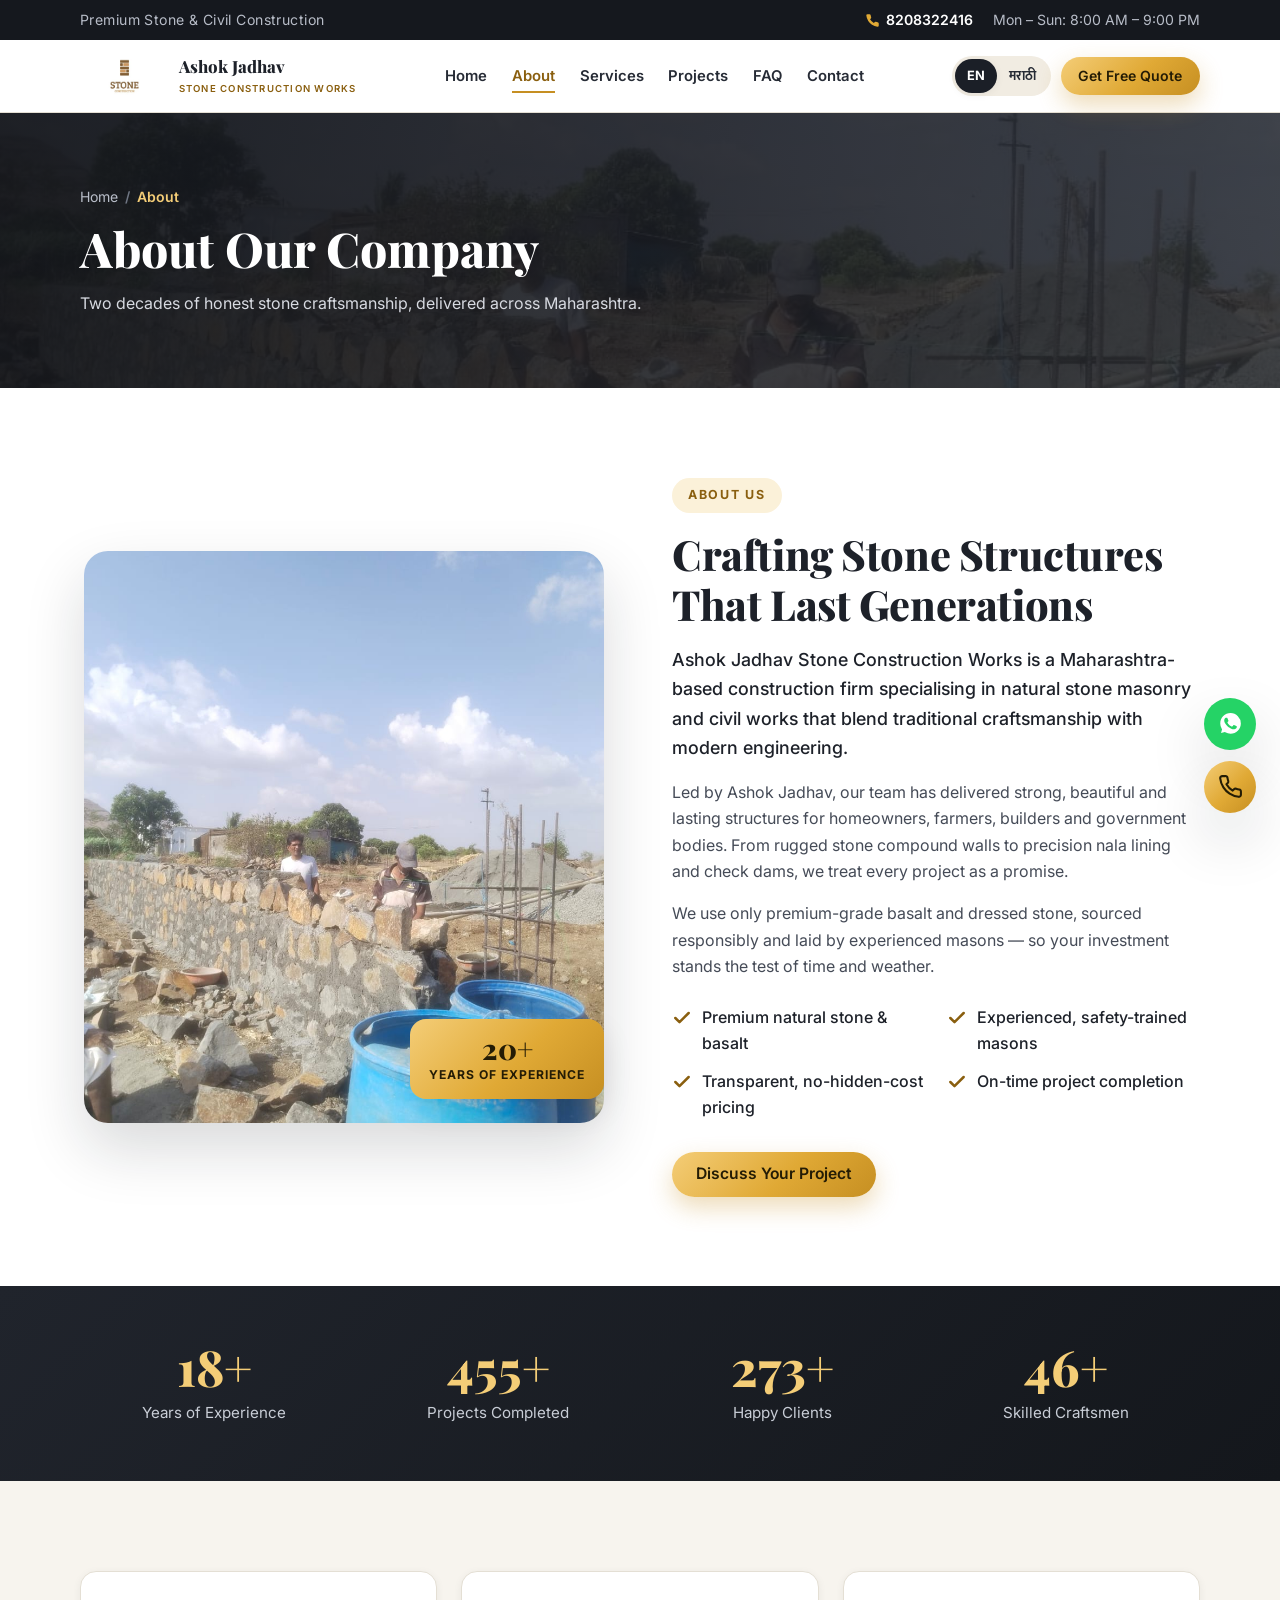
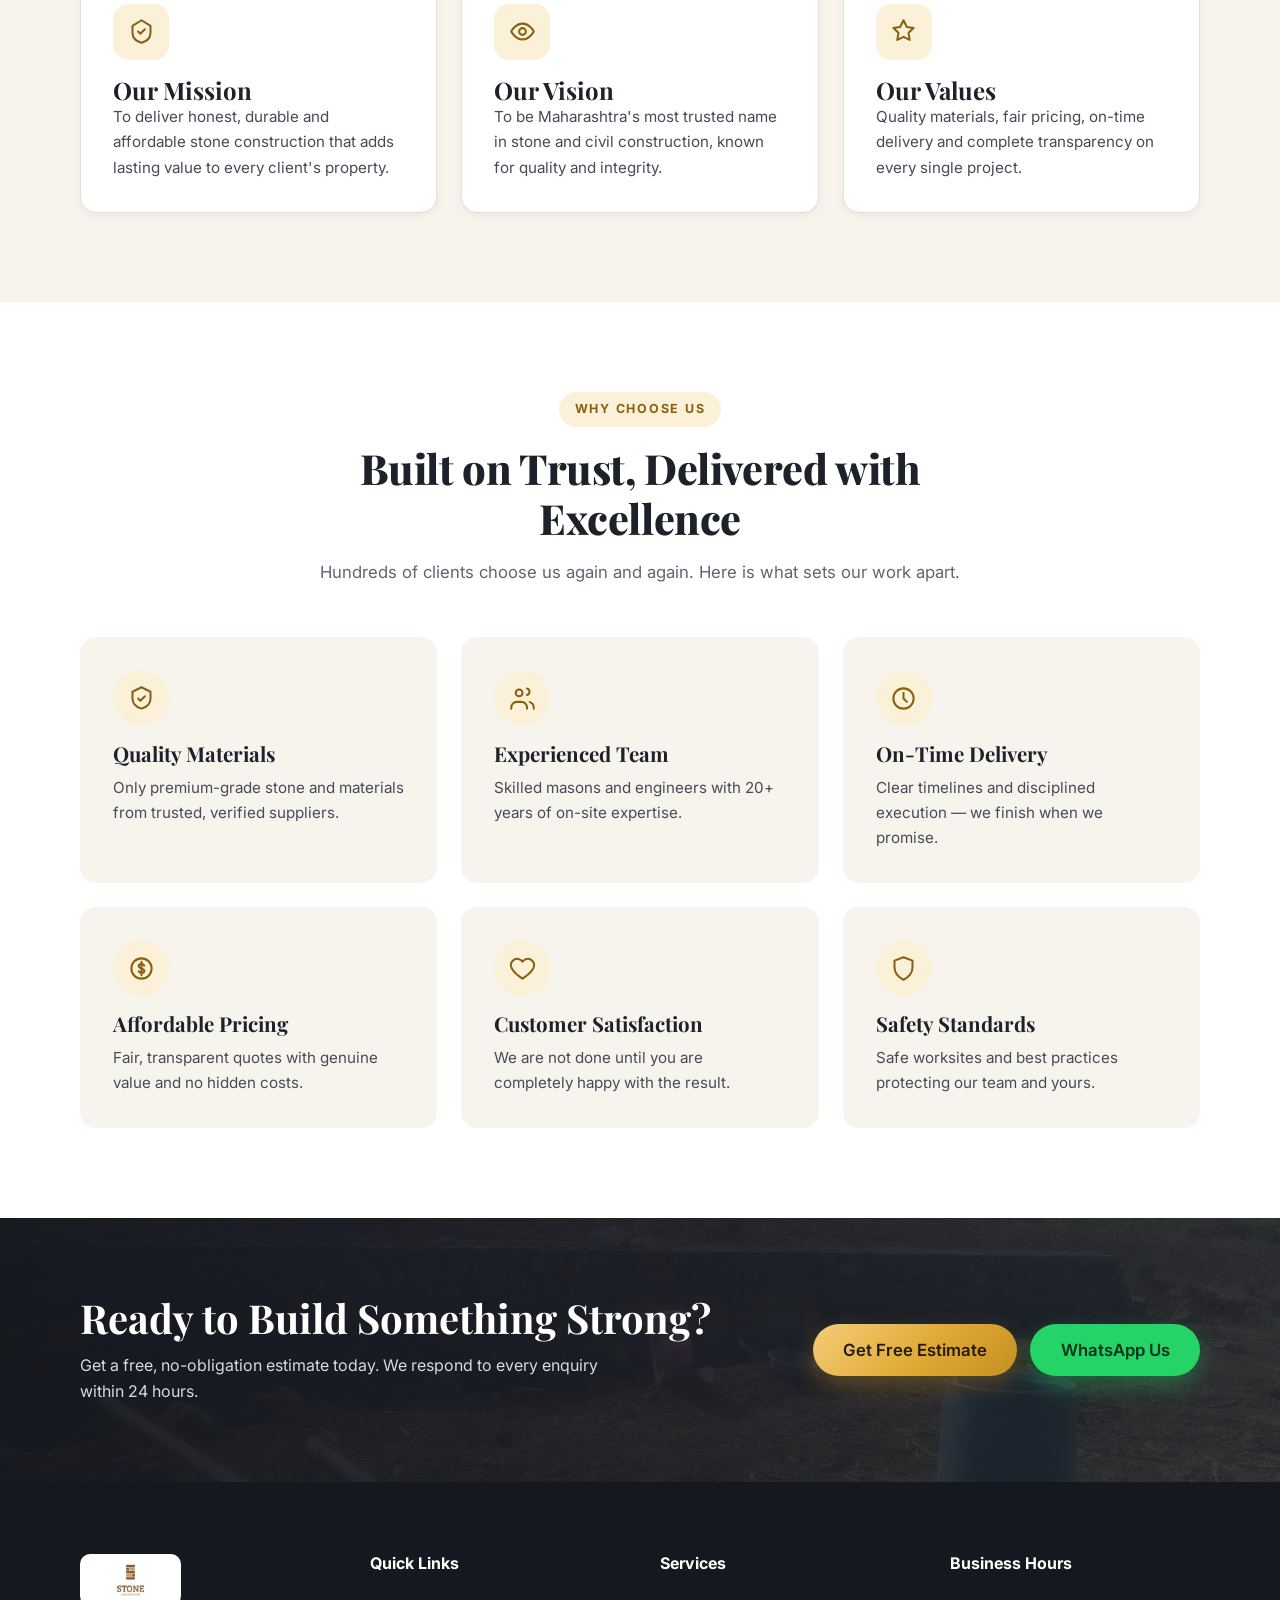
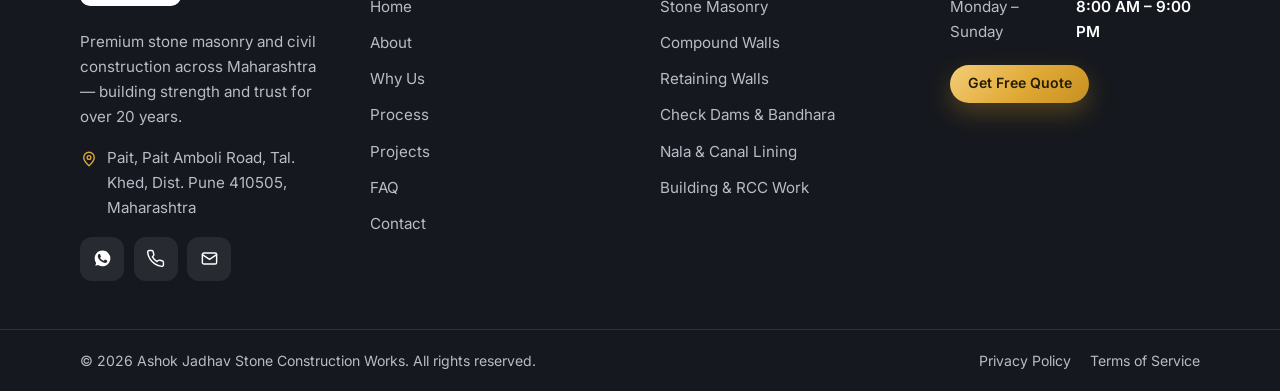
<file: about.html>
<!DOCTYPE html>
<html lang="en">
<head>
<meta charset="UTF-8">
<meta name="viewport" content="width=device-width, initial-scale=1">
<title data-i18n="meta.about.title">About Us | Ashok Jadhav Stone Construction Works</title>
<meta name="description" data-i18n-attr="content:meta.about.desc" content="20+ years of natural stone masonry and civil construction across Maharashtra — our story, mission, values and the way we work on every project.">
<meta name="author" content="Ashok Jadhav Stone Construction Works">
<meta name="theme-color" content="#1b1f27">
<link rel="canonical" href="https://ashokstoneworks.com/about.html">

<meta property="og:type" content="website">
<meta property="og:site_name" content="Ashok Jadhav Stone Construction Works">
<meta property="og:title" content="About Us | Ashok Jadhav Stone Construction Works">
<meta property="og:description" content="20+ years of natural stone masonry and civil construction across Maharashtra — our story, mission and values.">
<meta property="og:image" content="https://ashokstoneworks.com/images/masonry-compound-wall.jpg">
<meta property="og:image:secure_url" content="https://ashokstoneworks.com/images/masonry-compound-wall.jpg">
<meta property="og:image:type" content="image/jpeg">
<meta property="og:image:width" content="1280">
<meta property="og:image:height" content="960">
<meta property="og:image:alt" content="Stone compound wall built by Ashok Jadhav Stone Construction Works">
<meta property="og:url" content="https://ashokstoneworks.com/about.html">
<meta property="og:locale" content="en_IN">
<meta property="og:locale:alternate" content="mr_IN">
<meta name="twitter:card" content="summary_large_image">
<meta name="twitter:title" content="About Us | Ashok Jadhav Stone Construction Works">
<meta name="twitter:description" content="20+ years of natural stone masonry and civil construction across Maharashtra.">
<meta name="twitter:image" content="https://ashokstoneworks.com/images/masonry-compound-wall.jpg">

<link rel="icon" href="images/favicon.svg" type="image/svg+xml">
<link rel="preconnect" href="https://fonts.googleapis.com">
<link rel="preconnect" href="https://fonts.gstatic.com" crossorigin>
<link href="https://fonts.googleapis.com/css2?family=Playfair+Display:wght@600;700;800&amp;family=Inter:wght@400;500;600;700&amp;family=Mukta:wght@400;500;600;700&amp;display=swap" rel="stylesheet">
<link rel="stylesheet" href="css/styles.css">
<script>document.documentElement.classList.add('js');</script>

<script type="application/ld+json">
{
  "@context": "https://schema.org",
  "@type": "BreadcrumbList",
  "itemListElement": [
    { "@type": "ListItem", "position": 1, "name": "Home", "item": "https://ashokstoneworks.com/" },
    { "@type": "ListItem", "position": 2, "name": "About", "item": "https://ashokstoneworks.com/about.html" }
  ]
}
</script>
</head>
<body>
<a class="skip-link" href="#main" data-i18n="a11y.skip">Skip to content</a>

<!-- ============ TOP BAR ============ -->
<div class="topbar">
  <div class="container topbar-inner">
    <span class="topbar-tagline" data-i18n="top.tagline">Premium Stone &amp; Civil Construction</span>
    <div class="topbar-right">
      <a class="topbar-link" href="tel:+918208322416">
        <svg viewBox="0 0 24 24" aria-hidden="true"><path d="M22 16.92v3a2 2 0 0 1-2.18 2 19.8 19.8 0 0 1-8.63-3.07 19.5 19.5 0 0 1-6-6A19.8 19.8 0 0 1 2.12 4.18 2 2 0 0 1 4.11 2h3a2 2 0 0 1 2 1.72c.13.96.36 1.9.7 2.81a2 2 0 0 1-.45 2.11L8.09 9.91a16 16 0 0 0 6 6l1.27-1.27a2 2 0 0 1 2.11-.45c.9.34 1.85.57 2.81.7A2 2 0 0 1 22 16.92z"/></svg>
        <span>8208322416</span>
      </a>
      <span class="topbar-hours" data-i18n="top.hours">Mon – Sun: 8:00 AM – 9:00 PM</span>
    </div>
  </div>
</div>

<!-- ============ HEADER / NAV ============ -->
<header class="navbar">
  <nav class="container nav-inner" aria-label="Primary">
    <a class="brand" href="index.html">
      <img class="brand-logo" src="images/logo.jpg" width="500" height="247" alt="Ashok Jadhav Stone Construction Works logo">
      <span class="brand-text">Ashok Jadhav<small>Stone Construction Works</small></span>
    </a>

    <div class="nav-menu" id="navMenu">
      <div class="nav-panel-head">
        <span class="nav-panel-title" data-i18n="nav.menu">Menu</span>
        <button type="button" class="nav-close" id="navClose" aria-label="Close menu" data-i18n-attr="aria-label:nav.close">&times;</button>
      </div>
      <ul class="nav-links">
        <li><a href="index.html" data-i18n="nav.home">Home</a></li>
        <li><a href="about.html" aria-current="page" data-i18n="nav.about">About</a></li>
        <li><a href="services.html" data-i18n="nav.services">Services</a></li>
        <li><a href="projects.html" data-i18n="nav.projects">Projects</a></li>
        <li><a href="faq.html" data-i18n="nav.faq">FAQ</a></li>
        <li><a href="contact.html" data-i18n="nav.contact">Contact</a></li>
      </ul>
      <div class="nav-panel-foot">
        <a class="btn btn-primary btn-block" href="contact.html" data-i18n="nav.quote">Get Free Quote</a>
        <a class="btn btn-dark btn-block" href="tel:+918208322416" data-i18n="nav.call">Call Now</a>
      </div>
    </div>

    <div class="nav-actions">
      <div class="lang-toggle" role="group" aria-label="Language" data-i18n-attr="aria-label:nav.langLabel">
        <button type="button" class="lang-btn" data-lang="en" lang="en" aria-pressed="true">EN</button>
        <button type="button" class="lang-btn" data-lang="mr" lang="mr" aria-pressed="false">मराठी</button>
      </div>
      <a class="btn btn-primary btn-sm nav-cta" href="contact.html" data-i18n="nav.quote">Get Free Quote</a>
      <button type="button" class="menu-toggle" id="menuToggle" aria-label="Menu" aria-expanded="false" aria-controls="navMenu" data-i18n-attr="aria-label:nav.menu">
        <span></span><span></span><span></span>
      </button>
    </div>
  </nav>
</header>

<main id="main">

  <!-- ============ PAGE BANNER ============ -->
  <section class="page-banner">
    <div class="page-banner-bg" style="background-image:url('images/masons-at-work-2.jpg')"></div>
    <div class="container">
      <nav class="breadcrumb" aria-label="Breadcrumb">
        <ol>
          <li><a href="index.html" data-i18n="breadcrumb.home">Home</a></li>
          <li aria-current="page" data-i18n="nav.about">About</li>
        </ol>
      </nav>
      <h1 data-i18n="banner.about.title">About Our Company</h1>
      <p data-i18n="banner.about.sub">Two decades of honest stone craftsmanship, delivered across Maharashtra.</p>
    </div>
  </section>

  <!-- ============ STORY ============ -->
  <section class="section">
    <div class="container about-grid">
      <div class="about-media reveal">
        <img src="images/masons-at-work-1.jpg" width="768" height="1024" loading="lazy" decoding="async"
             alt="Skilled masons building a natural stone wall on a site in Maharashtra">
        <p class="about-badge">
          <span class="about-badge-num">20+</span>
          <span class="about-badge-text" data-i18n="stats.years">Years of Experience</span>
        </p>
      </div>
      <div class="about-body reveal">
        <span class="section-tag" data-i18n="about.tag">About Us</span>
        <h2 class="section-title" data-i18n="about.title">Crafting Stone Structures That Last Generations</h2>
        <p class="lead" data-i18n="about.lead">Ashok Jadhav Stone Construction Works is a Maharashtra-based construction firm specialising in natural stone masonry and civil works that blend traditional craftsmanship with modern engineering.</p>
        <p data-i18n="about.p1">Led by Ashok Jadhav, our team has delivered strong, beautiful and lasting structures for homeowners, farmers, builders and government bodies. From rugged stone compound walls to precision nala lining and check dams, we treat every project as a promise.</p>
        <p data-i18n="about.p2">We use only premium-grade basalt and dressed stone, sourced responsibly and laid by experienced masons — so your investment stands the test of time and weather.</p>
        <ul class="check-list">
          <li><svg class="icon-check" viewBox="0 0 24 24" aria-hidden="true"><path d="M20 6 9 17l-5-5"/></svg><span data-i18n="about.point1">Premium natural stone &amp; basalt</span></li>
          <li><svg class="icon-check" viewBox="0 0 24 24" aria-hidden="true"><path d="M20 6 9 17l-5-5"/></svg><span data-i18n="about.point2">Experienced, safety-trained masons</span></li>
          <li><svg class="icon-check" viewBox="0 0 24 24" aria-hidden="true"><path d="M20 6 9 17l-5-5"/></svg><span data-i18n="about.point3">Transparent, no-hidden-cost pricing</span></li>
          <li><svg class="icon-check" viewBox="0 0 24 24" aria-hidden="true"><path d="M20 6 9 17l-5-5"/></svg><span data-i18n="about.point4">On-time project completion</span></li>
        </ul>
        <a class="btn btn-primary" href="contact.html" data-i18n="about.cta">Discuss Your Project</a>
      </div>
    </div>
  </section>

  <!-- ============ STATS ============ -->
  <section class="stats" aria-label="Company highlights">
    <div class="container stats-grid">
      <div>
        <span class="stat-num" data-count="20" data-suffix="+">20+</span>
        <span class="stat-label" data-i18n="stats.years">Years of Experience</span>
      </div>
      <div>
        <span class="stat-num" data-count="500" data-suffix="+">500+</span>
        <span class="stat-label" data-i18n="stats.projects">Projects Completed</span>
      </div>
      <div>
        <span class="stat-num" data-count="300" data-suffix="+">300+</span>
        <span class="stat-label" data-i18n="stats.clients">Happy Clients</span>
      </div>
      <div>
        <span class="stat-num" data-count="50" data-suffix="+">50+</span>
        <span class="stat-label" data-i18n="stats.team">Skilled Craftsmen</span>
      </div>
    </div>
  </section>

  <!-- ============ MISSION / VISION / VALUES ============ -->
  <section class="section alt-bg">
    <div class="container">
      <div class="grid-cards">
        <article class="card reveal">
          <span class="card-icon" aria-hidden="true"><svg viewBox="0 0 24 24"><path d="M12 2 4 7v6c0 5 3.5 7.7 8 9 4.5-1.3 8-4 8-9V7z"/><path d="m9 12 2 2 4-4"/></svg></span>
          <h2 data-i18n="about.mission.title">Our Mission</h2>
          <p data-i18n="about.mission.text">To deliver honest, durable and affordable stone construction that adds lasting value to every client's property.</p>
        </article>
        <article class="card reveal">
          <span class="card-icon" aria-hidden="true"><svg viewBox="0 0 24 24"><path d="M2 12s3.5-7 10-7 10 7 10 7-3.5 7-10 7-10-7-10-7z"/><circle cx="12" cy="12" r="3"/></svg></span>
          <h2 data-i18n="about.vision.title">Our Vision</h2>
          <p data-i18n="about.vision.text">To be Maharashtra's most trusted name in stone and civil construction, known for quality and integrity.</p>
        </article>
        <article class="card reveal">
          <span class="card-icon" aria-hidden="true"><svg viewBox="0 0 24 24"><path d="M12 2 15 8l6 .9-4.5 4.3 1 6.3L12 16.8 6.5 19.5l1-6.3L3 8.9 9 8z"/></svg></span>
          <h2 data-i18n="about.values.title">Our Values</h2>
          <p data-i18n="about.values.text">Quality materials, fair pricing, on-time delivery and complete transparency on every single project.</p>
        </article>
      </div>
    </div>
  </section>

  <!-- ============ WHY CHOOSE US ============ -->
  <section class="section" id="why">
    <div class="container">
      <div class="section-header center reveal">
        <span class="section-tag" data-i18n="why.tag">Why Choose Us</span>
        <h2 class="section-title" data-i18n="why.title">Built on Trust, Delivered with Excellence</h2>
        <p class="section-sub" data-i18n="why.subtitle">Hundreds of clients choose us again and again. Here is what sets our work apart.</p>
      </div>
      <div class="grid-cards">
        <article class="card card--plain reveal">
          <span class="card-icon card-icon--round" aria-hidden="true"><svg viewBox="0 0 24 24"><path d="M12 2 4 6v6c0 5 3.5 7.7 8 9 4.5-1.3 8-4 8-9V6z"/><path d="m9 12 2 2 4-4"/></svg></span>
          <h3 data-i18n="why.w1.title">Quality Materials</h3>
          <p data-i18n="why.w1.desc">Only premium-grade stone and materials from trusted, verified suppliers.</p>
        </article>
        <article class="card card--plain reveal">
          <span class="card-icon card-icon--round" aria-hidden="true"><svg viewBox="0 0 24 24"><circle cx="9" cy="7" r="3"/><path d="M2 21v-1a5 5 0 0 1 5-5h4a5 5 0 0 1 5 5v1M16 3.1a3 3 0 0 1 0 5.8M22 21v-1a5 5 0 0 0-3.5-4.8"/></svg></span>
          <h3 data-i18n="why.w2.title">Experienced Team</h3>
          <p data-i18n="why.w2.desc">Skilled masons and engineers with 20+ years of on-site expertise.</p>
        </article>
        <article class="card card--plain reveal">
          <span class="card-icon card-icon--round" aria-hidden="true"><svg viewBox="0 0 24 24"><circle cx="12" cy="12" r="9"/><path d="M12 7v5l3 3"/></svg></span>
          <h3 data-i18n="why.w3.title">On-Time Delivery</h3>
          <p data-i18n="why.w3.desc">Clear timelines and disciplined execution — we finish when we promise.</p>
        </article>
        <article class="card card--plain reveal">
          <span class="card-icon card-icon--round" aria-hidden="true"><svg viewBox="0 0 24 24"><circle cx="12" cy="12" r="9"/><path d="M14.5 9.5c-.5-1-1.5-1.5-2.5-1.5-1.5 0-2.5 1-2.5 2s1 1.5 2.5 2 2.5 1 2.5 2-1 2-2.5 2c-1 0-2-.5-2.5-1.5M12 6v12"/></svg></span>
          <h3 data-i18n="why.w4.title">Affordable Pricing</h3>
          <p data-i18n="why.w4.desc">Fair, transparent quotes with genuine value and no hidden costs.</p>
        </article>
        <article class="card card--plain reveal">
          <span class="card-icon card-icon--round" aria-hidden="true"><svg viewBox="0 0 24 24"><path d="M12 21s-7-4.5-9.5-9A5.3 5.3 0 0 1 12 6a5.3 5.3 0 0 1 9.5 6c-2.5 4.5-9.5 9-9.5 9z"/></svg></span>
          <h3 data-i18n="why.w5.title">Customer Satisfaction</h3>
          <p data-i18n="why.w5.desc">We are not done until you are completely happy with the result.</p>
        </article>
        <article class="card card--plain reveal">
          <span class="card-icon card-icon--round" aria-hidden="true"><svg viewBox="0 0 24 24"><path d="M12 2 4 5v6c0 5 3.5 8.5 8 11 4.5-2.5 8-6 8-11V5z"/></svg></span>
          <h3 data-i18n="why.w6.title">Safety Standards</h3>
          <p data-i18n="why.w6.desc">Safe worksites and best practices protecting our team and yours.</p>
        </article>
      </div>
    </div>
  </section>

  <!-- ============ CTA BAND ============ -->
  <section class="cta-band">
    <div class="cta-band-bg" style="background-image:url('images/retaining-wall-hills.jpg')"></div>
    <div class="container cta-band-inner reveal">
      <div>
        <h2 data-i18n="ctaband.title">Ready to Build Something Strong?</h2>
        <p data-i18n="ctaband.text">Get a free, no-obligation estimate today. We respond to every enquiry within 24 hours.</p>
      </div>
      <div class="cta-band-actions">
        <a class="btn btn-primary btn-lg" href="contact.html" data-i18n="ctaband.btn1">Get Free Estimate</a>
        <a class="btn btn-whatsapp btn-lg" href="https://wa.me/918208322416?text=Hello%20Ashok%20Jadhav%20Stone%20Construction%20Works%2C%20I%20would%20like%20a%20free%20estimate." target="_blank" rel="noopener" data-i18n="ctaband.btn2">WhatsApp Us</a>
      </div>
    </div>
  </section>

</main>

<!-- ============ FOOTER ============ -->
<footer class="footer">
  <div class="container footer-grid">
    <div class="footer-col footer-brand">
      <a class="brand" href="index.html">
        <img class="brand-logo" src="images/logo.jpg" width="500" height="247" alt="Ashok Jadhav Stone Construction Works logo">
      </a>
      <p data-i18n="footer.about">Premium stone masonry and civil construction across Maharashtra — building strength and trust for over 20 years.</p>
      <address class="footer-address">
        <svg viewBox="0 0 24 24" aria-hidden="true"><path d="M12 21s-7-6.3-7-11a7 7 0 0 1 14 0c0 4.7-7 11-7 11z"/><circle cx="12" cy="10" r="2.5"/></svg>
        <a href="https://maps.app.goo.gl/nDCDg11kpNZV83zB9" target="_blank" rel="noopener" data-i18n="contact.info.addressValue">Pait, Pait Amboli Road, Tal. Khed, Dist. Pune 410505, Maharashtra</a>
      </address>
      <div class="footer-social">
        <a href="https://wa.me/918208322416" target="_blank" rel="noopener" aria-label="WhatsApp" data-i18n-attr="aria-label:fab.whatsapp"><svg class="icon-solid" viewBox="0 0 24 24" aria-hidden="true"><path d="M17.47 14.38c-.3-.15-1.76-.87-2.03-.97-.27-.1-.47-.15-.67.15-.2.3-.77.97-.94 1.16-.17.2-.35.22-.64.08-.3-.15-1.26-.47-2.4-1.48-.88-.79-1.48-1.76-1.65-2.06-.17-.3-.02-.46.13-.6.13-.14.3-.35.44-.52.15-.18.2-.3.3-.5.1-.2.05-.37-.02-.52-.08-.15-.67-1.61-.92-2.2-.24-.58-.49-.5-.67-.51h-.57c-.2 0-.52.07-.8.37-.27.3-1.04 1.02-1.04 2.48s1.07 2.88 1.22 3.07c.15.2 2.1 3.2 5.08 4.49.71.3 1.26.49 1.69.62.71.23 1.36.2 1.87.12.57-.09 1.76-.72 2-1.41.25-.7.25-1.29.18-1.41-.08-.13-.27-.2-.57-.35zM12.05 21.8h-.01a9.87 9.87 0 0 1-5.03-1.38l-.36-.21-3.74.98 1-3.65-.24-.37a9.86 9.86 0 0 1-1.51-5.26c0-5.45 4.44-9.88 9.9-9.88 2.64 0 5.12 1.03 6.99 2.9a9.82 9.82 0 0 1 2.89 6.99c0 5.45-4.44 9.88-9.88 9.88z"/></svg></a>
        <a href="tel:+918208322416" aria-label="Call us now" data-i18n-attr="aria-label:fab.call"><svg viewBox="0 0 24 24" aria-hidden="true"><path d="M22 16.92v3a2 2 0 0 1-2.18 2 19.8 19.8 0 0 1-8.63-3.07 19.5 19.5 0 0 1-6-6A19.8 19.8 0 0 1 2.12 4.18 2 2 0 0 1 4.11 2h3a2 2 0 0 1 2 1.72c.13.96.36 1.9.7 2.81a2 2 0 0 1-.45 2.11L8.09 9.91a16 16 0 0 0 6 6l1.27-1.27a2 2 0 0 1 2.11-.45c.9.34 1.85.57 2.81.7A2 2 0 0 1 22 16.92z"/></svg></a>
        <a href="mailto:pashokjadhav8888@gmail.com" aria-label="Email"><svg viewBox="0 0 24 24" aria-hidden="true"><rect x="3" y="5" width="18" height="14" rx="2"/><path d="m3 7 9 6 9-6"/></svg></a>
      </div>
    </div>

    <nav class="footer-col" aria-labelledby="footQuick">
      <h2 id="footQuick" data-i18n="footer.quicklinks">Quick Links</h2>
      <ul>
        <li><a href="index.html" data-i18n="nav.home">Home</a></li>
        <li><a href="about.html" data-i18n="nav.about">About</a></li>
        <li><a href="about.html#why" data-i18n="nav.why">Why Us</a></li>
        <li><a href="services.html#process" data-i18n="nav.process">Process</a></li>
        <li><a href="projects.html" data-i18n="nav.projects">Projects</a></li>
        <li><a href="faq.html" data-i18n="nav.faq">FAQ</a></li>
        <li><a href="contact.html" data-i18n="nav.contact">Contact</a></li>
      </ul>
    </nav>

    <nav class="footer-col" aria-labelledby="footServices">
      <h2 id="footServices" data-i18n="footer.servicesTitle">Services</h2>
      <ul>
        <li><a href="services.html#stone-masonry" data-i18n="services.s1.title">Stone Masonry</a></li>
        <li><a href="services.html#compound-walls" data-i18n="services.s2.title">Compound Walls</a></li>
        <li><a href="services.html#retaining-walls" data-i18n="services.s3.title">Retaining Walls</a></li>
        <li><a href="services.html#check-dams" data-i18n="services.s4.title">Check Dams &amp; Bandhara</a></li>
        <li><a href="services.html#nala-lining" data-i18n="services.s5.title">Nala &amp; Canal Lining</a></li>
        <li><a href="services.html#rcc-work" data-i18n="services.s6.title">Building &amp; RCC Work</a></li>
      </ul>
    </nav>

    <div class="footer-col">
      <h2 data-i18n="footer.hoursTitle">Business Hours</h2>
      <ul class="footer-hours">
        <li><span data-i18n="footer.hoursDays">Monday – Sunday</span><span data-i18n="footer.hoursTime">8:00 AM – 9:00 PM</span></li>
      </ul>
      <a class="btn btn-primary btn-sm" href="contact.html" data-i18n="nav.quote">Get Free Quote</a>
    </div>
  </div>

  <div class="footer-bottom">
    <div class="container footer-bottom-inner">
      <p>&copy; <span id="year">2026</span> <span data-i18n="footer.rights">Ashok Jadhav Stone Construction Works. All rights reserved.</span></p>
      <ul class="footer-legal">
        <li><a href="privacy-policy.html" data-i18n="footer.privacy">Privacy Policy</a></li>
        <li><a href="terms-of-service.html" data-i18n="footer.terms">Terms of Service</a></li>
      </ul>
    </div>
  </div>
</footer>

<!-- ============ FLOATING ACTIONS ============ -->
<div class="fab-stack">
  <a class="fab fab-whatsapp" href="https://wa.me/918208322416?text=Hello%20Ashok%20Jadhav%20Stone%20Construction%20Works%2C%20I%20would%20like%20to%20enquire%20about%20your%20services." target="_blank" rel="noopener" aria-label="Chat on WhatsApp" data-i18n-attr="aria-label:fab.whatsapp">
    <svg viewBox="0 0 24 24" aria-hidden="true"><path d="M17.47 14.38c-.3-.15-1.76-.87-2.03-.97-.27-.1-.47-.15-.67.15-.2.3-.77.97-.94 1.16-.17.2-.35.22-.64.08-.3-.15-1.26-.47-2.4-1.48-.88-.79-1.48-1.76-1.65-2.06-.17-.3-.02-.46.13-.6.13-.14.3-.35.44-.52.15-.18.2-.3.3-.5.1-.2.05-.37-.02-.52-.08-.15-.67-1.61-.92-2.2-.24-.58-.49-.5-.67-.51h-.57c-.2 0-.52.07-.8.37-.27.3-1.04 1.02-1.04 2.48s1.07 2.88 1.22 3.07c.15.2 2.1 3.2 5.08 4.49.71.3 1.26.49 1.69.62.71.23 1.36.2 1.87.12.57-.09 1.76-.72 2-1.41.25-.7.25-1.29.18-1.41-.08-.13-.27-.2-.57-.35zM12.05 21.8h-.01a9.87 9.87 0 0 1-5.03-1.38l-.36-.21-3.74.98 1-3.65-.24-.37a9.86 9.86 0 0 1-1.51-5.26c0-5.45 4.44-9.88 9.9-9.88 2.64 0 5.12 1.03 6.99 2.9a9.82 9.82 0 0 1 2.89 6.99c0 5.45-4.44 9.88-9.88 9.88z"/></svg>
  </a>
  <a class="fab fab-call" href="tel:+918208322416" aria-label="Call us now" data-i18n-attr="aria-label:fab.call">
    <svg viewBox="0 0 24 24" aria-hidden="true"><path d="M22 16.92v3a2 2 0 0 1-2.18 2 19.8 19.8 0 0 1-8.63-3.07 19.5 19.5 0 0 1-6-6A19.8 19.8 0 0 1 2.12 4.18 2 2 0 0 1 4.11 2h3a2 2 0 0 1 2 1.72c.13.96.36 1.9.7 2.81a2 2 0 0 1-.45 2.11L8.09 9.91a16 16 0 0 0 6 6l1.27-1.27a2 2 0 0 1 2.11-.45c.9.34 1.85.57 2.81.7A2 2 0 0 1 22 16.92z"/></svg>
  </a>
  <button type="button" class="fab fab-top" id="backTop" aria-label="Back to top" data-i18n-attr="aria-label:fab.top">
    <svg viewBox="0 0 24 24" aria-hidden="true"><path d="M12 19V5M5 12l7-7 7 7"/></svg>
  </button>
</div>

<script src="js/translations.js" defer></script>
<script src="js/main.js" defer></script>
</body>
</html>
</file>
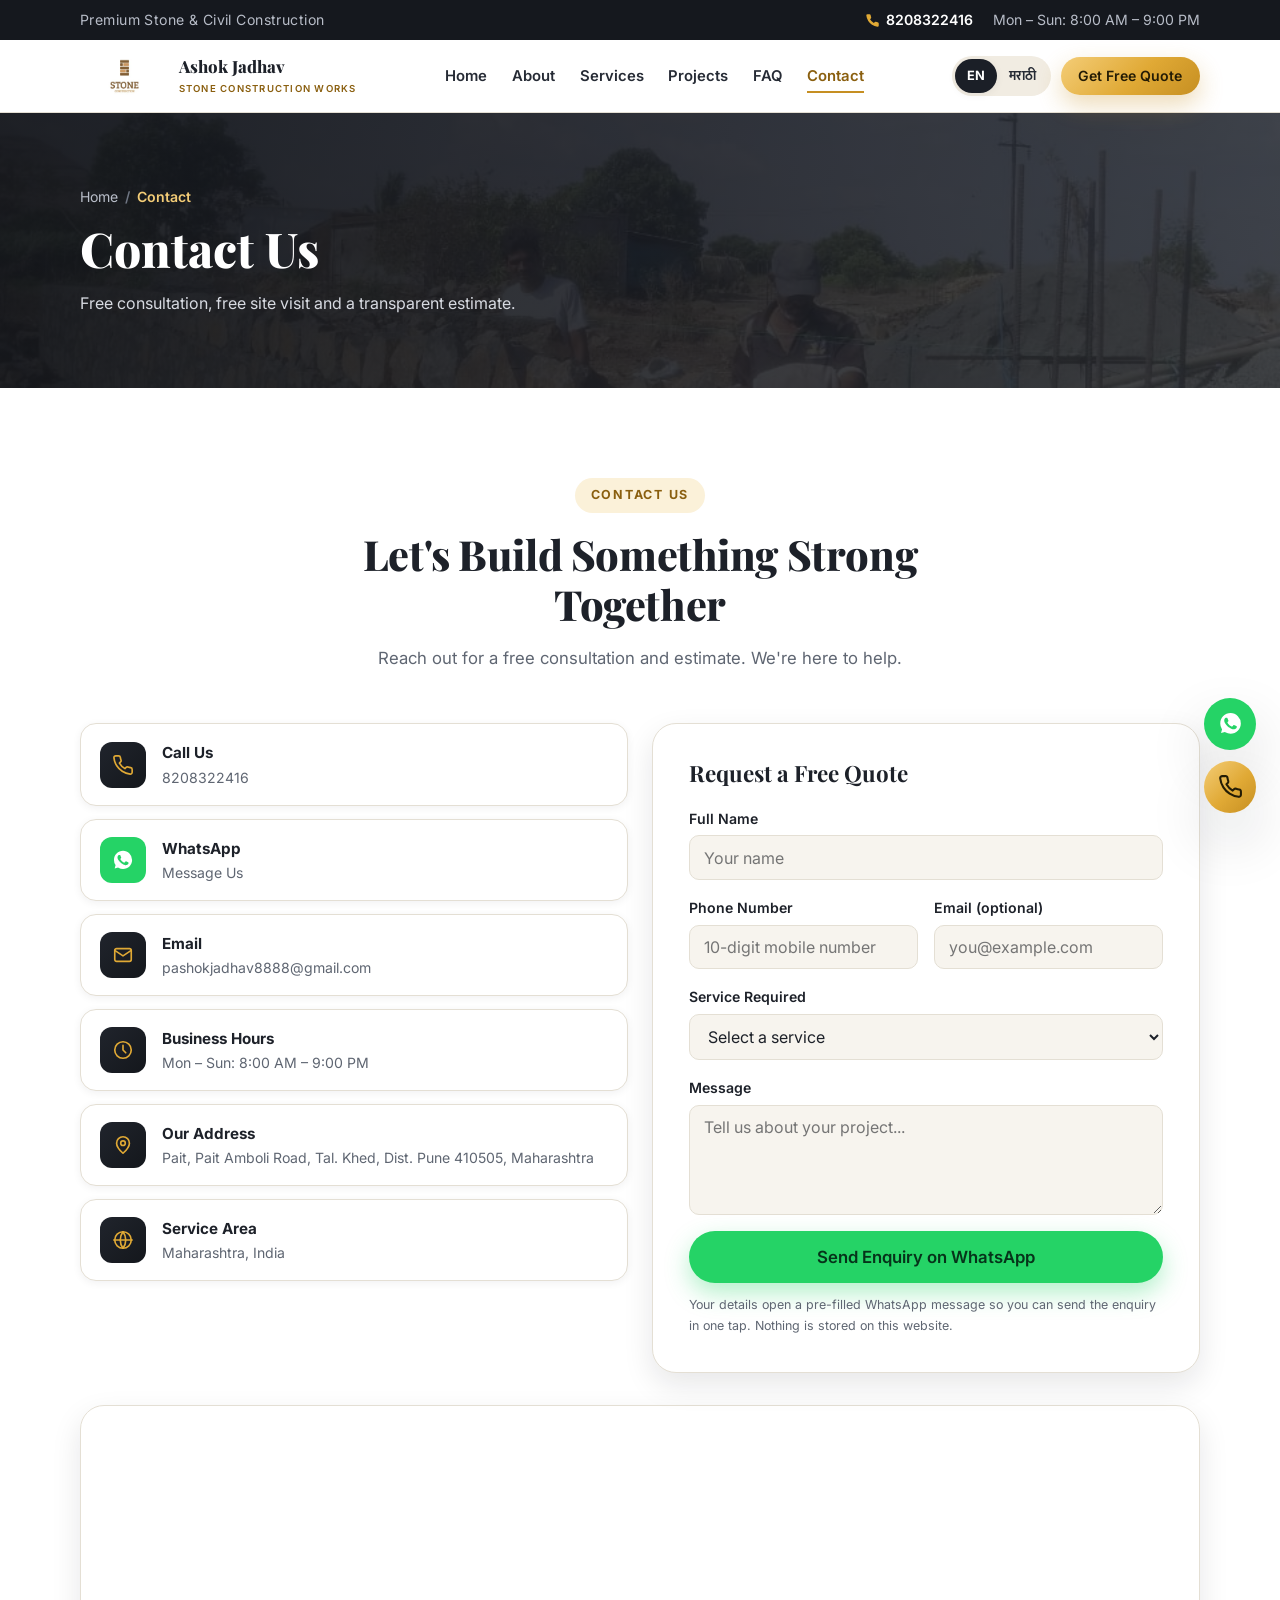
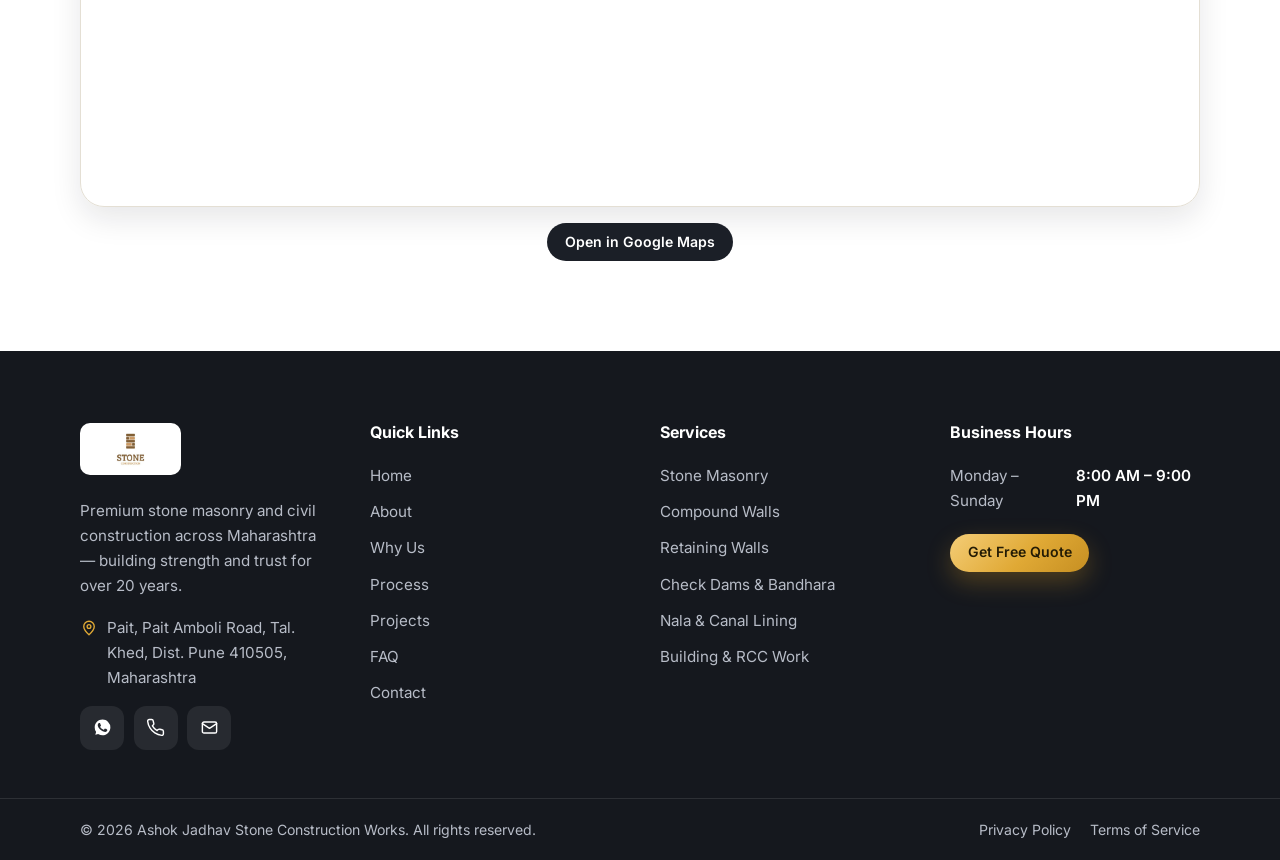
<file: contact.html>
<!DOCTYPE html>
<html lang="en">
<head>
<meta charset="UTF-8">
<meta name="viewport" content="width=device-width, initial-scale=1">
<title data-i18n="meta.contact.title">Contact Us | Ashok Jadhav Stone Construction Works</title>
<meta name="description" data-i18n-attr="content:meta.contact.desc" content="Call 8208322416 or send an enquiry for a free stone construction estimate. Serving all of Maharashtra, Monday to Sunday, 8:00 AM to 9:00 PM.">
<meta name="author" content="Ashok Jadhav Stone Construction Works">
<meta name="theme-color" content="#1b1f27">
<link rel="canonical" href="https://ashokstoneworks.com/contact.html">

<meta property="og:type" content="website">
<meta property="og:site_name" content="Ashok Jadhav Stone Construction Works">
<meta property="og:title" content="Contact Us | Ashok Jadhav Stone Construction Works">
<meta property="og:description" content="Free consultation, free site visit and a transparent estimate. Call 8208322416.">
<meta property="og:image" content="https://ashokstoneworks.com/images/hero-stone-feature.jpg">
<meta property="og:image:secure_url" content="https://ashokstoneworks.com/images/hero-stone-feature.jpg">
<meta property="og:image:type" content="image/jpeg">
<meta property="og:image:width" content="1280">
<meta property="og:image:height" content="576">
<meta property="og:image:alt" content="Ashok Jadhav Stone Construction Works — contact us for a free estimate">
<meta property="og:url" content="https://ashokstoneworks.com/contact.html">
<meta property="og:locale" content="en_IN">
<meta property="og:locale:alternate" content="mr_IN">
<meta name="twitter:card" content="summary_large_image">
<meta name="twitter:title" content="Contact Us | Ashok Jadhav Stone Construction Works">
<meta name="twitter:description" content="Free consultation, free site visit and a transparent estimate. Call 8208322416.">
<meta name="twitter:image" content="https://ashokstoneworks.com/images/hero-stone-feature.jpg">

<link rel="icon" href="images/favicon.svg" type="image/svg+xml">
<link rel="preconnect" href="https://fonts.googleapis.com">
<link rel="preconnect" href="https://fonts.gstatic.com" crossorigin>
<link href="https://fonts.googleapis.com/css2?family=Playfair+Display:wght@600;700;800&amp;family=Inter:wght@400;500;600;700&amp;family=Mukta:wght@400;500;600;700&amp;display=swap" rel="stylesheet">
<link rel="stylesheet" href="css/styles.css">
<script>document.documentElement.classList.add('js');</script>

<script type="application/ld+json">
{
  "@context": "https://schema.org",
  "@type": "GeneralContractor",
  "@id": "https://ashokstoneworks.com/#business",
  "name": "Ashok Jadhav Stone Construction Works",
  "url": "https://ashokstoneworks.com/",
  "logo": "https://ashokstoneworks.com/images/logo.jpg",
  "telephone": "+91-8208322416",
  "email": "pashokjadhav8888@gmail.com",
  "areaServed": { "@type": "State", "name": "Maharashtra" },
  "address": {
    "@type": "PostalAddress",
    "streetAddress": "Pait Amboli Road, Tal. Khed, Dist. Pune",
    "addressLocality": "Pait",
    "addressRegion": "Maharashtra",
    "postalCode": "410505",
    "addressCountry": "IN"
  },
  "geo": { "@type": "GeoCoordinates", "latitude": 18.8780194, "longitude": 73.7213063 },
  "hasMap": "https://maps.app.goo.gl/nDCDg11kpNZV83zB9",
  "openingHoursSpecification": [{
    "@type": "OpeningHoursSpecification",
    "dayOfWeek": ["Monday","Tuesday","Wednesday","Thursday","Friday","Saturday","Sunday"],
    "opens": "08:00",
    "closes": "21:00"
  }]
}
</script>
<script type="application/ld+json">
{
  "@context": "https://schema.org",
  "@type": "BreadcrumbList",
  "itemListElement": [
    { "@type": "ListItem", "position": 1, "name": "Home", "item": "https://ashokstoneworks.com/" },
    { "@type": "ListItem", "position": 2, "name": "Contact", "item": "https://ashokstoneworks.com/contact.html" }
  ]
}
</script>
</head>
<body>
<a class="skip-link" href="#main" data-i18n="a11y.skip">Skip to content</a>

<!-- ============ TOP BAR ============ -->
<div class="topbar">
  <div class="container topbar-inner">
    <span class="topbar-tagline" data-i18n="top.tagline">Premium Stone &amp; Civil Construction</span>
    <div class="topbar-right">
      <a class="topbar-link" href="tel:+918208322416">
        <svg viewBox="0 0 24 24" aria-hidden="true"><path d="M22 16.92v3a2 2 0 0 1-2.18 2 19.8 19.8 0 0 1-8.63-3.07 19.5 19.5 0 0 1-6-6A19.8 19.8 0 0 1 2.12 4.18 2 2 0 0 1 4.11 2h3a2 2 0 0 1 2 1.72c.13.96.36 1.9.7 2.81a2 2 0 0 1-.45 2.11L8.09 9.91a16 16 0 0 0 6 6l1.27-1.27a2 2 0 0 1 2.11-.45c.9.34 1.85.57 2.81.7A2 2 0 0 1 22 16.92z"/></svg>
        <span>8208322416</span>
      </a>
      <span class="topbar-hours" data-i18n="top.hours">Mon – Sun: 8:00 AM – 9:00 PM</span>
    </div>
  </div>
</div>

<!-- ============ HEADER / NAV ============ -->
<header class="navbar">
  <nav class="container nav-inner" aria-label="Primary">
    <a class="brand" href="index.html">
      <img class="brand-logo" src="images/logo.jpg" width="500" height="247" alt="Ashok Jadhav Stone Construction Works logo">
      <span class="brand-text">Ashok Jadhav<small>Stone Construction Works</small></span>
    </a>

    <div class="nav-menu" id="navMenu">
      <div class="nav-panel-head">
        <span class="nav-panel-title" data-i18n="nav.menu">Menu</span>
        <button type="button" class="nav-close" id="navClose" aria-label="Close menu" data-i18n-attr="aria-label:nav.close">&times;</button>
      </div>
      <ul class="nav-links">
        <li><a href="index.html" data-i18n="nav.home">Home</a></li>
        <li><a href="about.html" data-i18n="nav.about">About</a></li>
        <li><a href="services.html" data-i18n="nav.services">Services</a></li>
        <li><a href="projects.html" data-i18n="nav.projects">Projects</a></li>
        <li><a href="faq.html" data-i18n="nav.faq">FAQ</a></li>
        <li><a href="contact.html" aria-current="page" data-i18n="nav.contact">Contact</a></li>
      </ul>
      <div class="nav-panel-foot">
        <a class="btn btn-primary btn-block" href="contact.html" data-i18n="nav.quote">Get Free Quote</a>
        <a class="btn btn-dark btn-block" href="tel:+918208322416" data-i18n="nav.call">Call Now</a>
      </div>
    </div>

    <div class="nav-actions">
      <div class="lang-toggle" role="group" aria-label="Language" data-i18n-attr="aria-label:nav.langLabel">
        <button type="button" class="lang-btn" data-lang="en" lang="en" aria-pressed="true">EN</button>
        <button type="button" class="lang-btn" data-lang="mr" lang="mr" aria-pressed="false">मराठी</button>
      </div>
      <a class="btn btn-primary btn-sm nav-cta" href="contact.html" data-i18n="nav.quote">Get Free Quote</a>
      <button type="button" class="menu-toggle" id="menuToggle" aria-label="Menu" aria-expanded="false" aria-controls="navMenu" data-i18n-attr="aria-label:nav.menu">
        <span></span><span></span><span></span>
      </button>
    </div>
  </nav>
</header>

<main id="main">

  <!-- ============ PAGE BANNER ============ -->
  <section class="page-banner">
    <div class="page-banner-bg" style="background-image:url('images/masons-at-work-2.jpg')"></div>
    <div class="container">
      <nav class="breadcrumb" aria-label="Breadcrumb">
        <ol>
          <li><a href="index.html" data-i18n="breadcrumb.home">Home</a></li>
          <li aria-current="page" data-i18n="nav.contact">Contact</li>
        </ol>
      </nav>
      <h1 data-i18n="banner.contact.title">Contact Us</h1>
      <p data-i18n="banner.contact.sub">Free consultation, free site visit and a transparent estimate.</p>
    </div>
  </section>

  <!-- ============ CONTACT ============ -->
  <section class="section">
    <div class="container">
      <div class="section-header center reveal">
        <span class="section-tag" data-i18n="contact.tag">Contact Us</span>
        <h2 class="section-title" data-i18n="contact.title">Let's Build Something Strong Together</h2>
        <p class="section-sub" data-i18n="contact.subtitle">Reach out for a free consultation and estimate. We're here to help.</p>
      </div>

      <div class="contact-grid">
        <div class="contact-info reveal">
          <a class="contact-card" href="tel:+918208322416">
            <span class="contact-ic" aria-hidden="true"><svg viewBox="0 0 24 24"><path d="M22 16.92v3a2 2 0 0 1-2.18 2 19.8 19.8 0 0 1-8.63-3.07 19.5 19.5 0 0 1-6-6A19.8 19.8 0 0 1 2.12 4.18 2 2 0 0 1 4.11 2h3a2 2 0 0 1 2 1.72c.13.96.36 1.9.7 2.81a2 2 0 0 1-.45 2.11L8.09 9.91a16 16 0 0 0 6 6l1.27-1.27a2 2 0 0 1 2.11-.45c.9.34 1.85.57 2.81.7A2 2 0 0 1 22 16.92z"/></svg></span>
            <span class="contact-meta"><strong data-i18n="contact.info.callTitle">Call Us</strong><span>8208322416</span></span>
          </a>
          <a class="contact-card" href="https://wa.me/918208322416?text=Hello%20Ashok%20Jadhav%20Stone%20Construction%20Works" target="_blank" rel="noopener">
            <span class="contact-ic contact-ic--wa" aria-hidden="true"><svg viewBox="0 0 24 24"><path d="M17.47 14.38c-.3-.15-1.76-.87-2.03-.97-.27-.1-.47-.15-.67.15-.2.3-.77.97-.94 1.16-.17.2-.35.22-.64.08-.3-.15-1.26-.47-2.4-1.48-.88-.79-1.48-1.76-1.65-2.06-.17-.3-.02-.46.13-.6.13-.14.3-.35.44-.52.15-.18.2-.3.3-.5.1-.2.05-.37-.02-.52-.08-.15-.67-1.61-.92-2.2-.24-.58-.49-.5-.67-.51h-.57c-.2 0-.52.07-.8.37-.27.3-1.04 1.02-1.04 2.48s1.07 2.88 1.22 3.07c.15.2 2.1 3.2 5.08 4.49.71.3 1.26.49 1.69.62.71.23 1.36.2 1.87.12.57-.09 1.76-.72 2-1.41.25-.7.25-1.29.18-1.41-.08-.13-.27-.2-.57-.35zM12.05 21.8h-.01a9.87 9.87 0 0 1-5.03-1.38l-.36-.21-3.74.98 1-3.65-.24-.37a9.86 9.86 0 0 1-1.51-5.26c0-5.45 4.44-9.88 9.9-9.88 2.64 0 5.12 1.03 6.99 2.9a9.82 9.82 0 0 1 2.89 6.99c0 5.45-4.44 9.88-9.88 9.88z"/></svg></span>
            <span class="contact-meta"><strong data-i18n="contact.info.whatsappTitle">WhatsApp</strong><span data-i18n="contact.info.whatsappValue">Message Us</span></span>
          </a>
          <a class="contact-card" href="mailto:pashokjadhav8888@gmail.com">
            <span class="contact-ic" aria-hidden="true"><svg viewBox="0 0 24 24"><rect x="3" y="5" width="18" height="14" rx="2"/><path d="m3 7 9 6 9-6"/></svg></span>
            <span class="contact-meta"><strong data-i18n="contact.info.emailTitle">Email</strong><span>pashokjadhav8888@gmail.com</span></span>
          </a>
          <div class="contact-card">
            <span class="contact-ic" aria-hidden="true"><svg viewBox="0 0 24 24"><circle cx="12" cy="12" r="9"/><path d="M12 7v5l3 3"/></svg></span>
            <span class="contact-meta"><strong data-i18n="contact.info.hoursTitle">Business Hours</strong><span data-i18n="contact.info.hoursValue">Mon – Sun: 8:00 AM – 9:00 PM</span></span>
          </div>
          <a class="contact-card" href="https://maps.app.goo.gl/nDCDg11kpNZV83zB9" target="_blank" rel="noopener">
            <span class="contact-ic" aria-hidden="true"><svg viewBox="0 0 24 24"><path d="M12 21s-7-6.3-7-11a7 7 0 0 1 14 0c0 4.7-7 11-7 11z"/><circle cx="12" cy="10" r="2.5"/></svg></span>
            <span class="contact-meta"><strong data-i18n="contact.info.addressTitle">Our Address</strong><span data-i18n="contact.info.addressValue">Pait, Pait Amboli Road, Tal. Khed, Dist. Pune 410505, Maharashtra</span></span>
          </a>
          <div class="contact-card">
            <span class="contact-ic" aria-hidden="true"><svg viewBox="0 0 24 24"><circle cx="12" cy="12" r="9"/><path d="M2 12h20"/><path d="M12 3a15 15 0 0 1 0 18 15 15 0 0 1 0-18z"/></svg></span>
            <span class="contact-meta"><strong data-i18n="contact.info.areaTitle">Service Area</strong><span data-i18n="contact.info.areaValue">Maharashtra, India</span></span>
          </div>
        </div>

        <div class="contact-form-wrap reveal">
          <h2 data-i18n="contact.form.title">Request a Free Quote</h2>
          <form id="contactForm" novalidate>
            <div class="field">
              <label for="cName" data-i18n="contact.form.name">Full Name</label>
              <input type="text" id="cName" name="name" autocomplete="name" required
                     placeholder="Your name" data-i18n-attr="placeholder:contact.form.namePh">
              <small class="field-err" data-i18n="err.name">Please enter your name.</small>
            </div>

            <div class="field-row">
              <div class="field">
                <label for="cPhone" data-i18n="contact.form.phone">Phone Number</label>
                <input type="tel" id="cPhone" name="phone" inputmode="tel" autocomplete="tel" maxlength="15" required
                       placeholder="10-digit mobile number" data-i18n-attr="placeholder:contact.form.phonePh">
                <small class="field-err" data-i18n="err.phone">Please enter a valid 10-digit mobile number.</small>
              </div>
              <div class="field">
                <label for="cEmail" data-i18n="contact.form.email">Email (optional)</label>
                <input type="email" id="cEmail" name="email" autocomplete="email"
                       placeholder="you@example.com" data-i18n-attr="placeholder:contact.form.emailPh">
                <small class="field-err" data-i18n="err.email">Please enter a valid email address.</small>
              </div>
            </div>

            <div class="field">
              <label for="cService" data-i18n="contact.form.service">Service Required</label>
              <select id="cService" name="service" required>
                <option value="" data-i18n="contact.form.selectService">Select a service</option>
                <option value="Stone Masonry" data-i18n="services.s1.title">Stone Masonry</option>
                <option value="Compound Walls" data-i18n="services.s2.title">Compound Walls</option>
                <option value="Retaining Walls" data-i18n="services.s3.title">Retaining Walls</option>
                <option value="Check Dams &amp; Bandhara" data-i18n="services.s4.title">Check Dams &amp; Bandhara</option>
                <option value="Nala &amp; Canal Lining" data-i18n="services.s5.title">Nala &amp; Canal Lining</option>
                <option value="Building &amp; RCC Work" data-i18n="services.s6.title">Building &amp; RCC Work</option>
                <option value="Excavation &amp; Earthwork" data-i18n="services.s7.title">Excavation &amp; Earthwork</option>
                <option value="Stone Cladding &amp; Flooring" data-i18n="services.s8.title">Stone Cladding &amp; Flooring</option>
                <option value="Foundation Work" data-i18n="services.s9.title">Foundation Work</option>
                <option value="Something else" data-i18n="contact.form.serviceOther">Something else</option>
              </select>
              <small class="field-err" data-i18n="err.service">Please select a service.</small>
            </div>

            <div class="field">
              <label for="cMessage" data-i18n="contact.form.message">Message</label>
              <textarea id="cMessage" name="message" rows="4" required
                        placeholder="Tell us about your project..." data-i18n-attr="placeholder:contact.form.messagePh"></textarea>
              <small class="field-err" data-i18n="err.message">Please enter a short message.</small>
            </div>

            <div class="field-hp" aria-hidden="true">
              <label for="cCompany">Company (leave this field empty)</label>
              <input type="text" id="cCompany" name="company" tabindex="-1" autocomplete="off">
            </div>

            <button type="submit" class="btn btn-whatsapp btn-lg btn-block" data-i18n="contact.form.submit">Send Enquiry on WhatsApp</button>
            <p class="form-note" data-i18n="contact.form.note">Your details open a pre-filled WhatsApp message so you can send the enquiry in one tap. Nothing is stored on this website.</p>
            <p class="form-success" id="formSuccess" role="status" hidden></p>
            <p><a class="btn btn-dark btn-block" id="formFallback" href="#" target="_blank" rel="noopener" hidden></a></p>
          </form>
        </div>
      </div>

      <div class="map-wrap reveal">
        <iframe title="Our location on Google Maps" data-i18n-attr="title:contact.map.title"
                src="https://www.google.com/maps?q=18.8780194,73.7213063&amp;z=14&amp;output=embed"
                loading="lazy" allowfullscreen referrerpolicy="no-referrer-when-downgrade"></iframe>
      </div>
      <p class="center map-link">
        <a class="btn btn-dark btn-sm" href="https://maps.app.goo.gl/nDCDg11kpNZV83zB9" target="_blank" rel="noopener" data-i18n="contact.map.link">Open in Google Maps</a>
      </p>
    </div>
  </section>

</main>

<!-- ============ FOOTER ============ -->
<footer class="footer">
  <div class="container footer-grid">
    <div class="footer-col footer-brand">
      <a class="brand" href="index.html">
        <img class="brand-logo" src="images/logo.jpg" width="500" height="247" alt="Ashok Jadhav Stone Construction Works logo">
      </a>
      <p data-i18n="footer.about">Premium stone masonry and civil construction across Maharashtra — building strength and trust for over 20 years.</p>
      <address class="footer-address">
        <svg viewBox="0 0 24 24" aria-hidden="true"><path d="M12 21s-7-6.3-7-11a7 7 0 0 1 14 0c0 4.7-7 11-7 11z"/><circle cx="12" cy="10" r="2.5"/></svg>
        <a href="https://maps.app.goo.gl/nDCDg11kpNZV83zB9" target="_blank" rel="noopener" data-i18n="contact.info.addressValue">Pait, Pait Amboli Road, Tal. Khed, Dist. Pune 410505, Maharashtra</a>
      </address>
      <div class="footer-social">
        <a href="https://wa.me/918208322416" target="_blank" rel="noopener" aria-label="WhatsApp" data-i18n-attr="aria-label:fab.whatsapp"><svg class="icon-solid" viewBox="0 0 24 24" aria-hidden="true"><path d="M17.47 14.38c-.3-.15-1.76-.87-2.03-.97-.27-.1-.47-.15-.67.15-.2.3-.77.97-.94 1.16-.17.2-.35.22-.64.08-.3-.15-1.26-.47-2.4-1.48-.88-.79-1.48-1.76-1.65-2.06-.17-.3-.02-.46.13-.6.13-.14.3-.35.44-.52.15-.18.2-.3.3-.5.1-.2.05-.37-.02-.52-.08-.15-.67-1.61-.92-2.2-.24-.58-.49-.5-.67-.51h-.57c-.2 0-.52.07-.8.37-.27.3-1.04 1.02-1.04 2.48s1.07 2.88 1.22 3.07c.15.2 2.1 3.2 5.08 4.49.71.3 1.26.49 1.69.62.71.23 1.36.2 1.87.12.57-.09 1.76-.72 2-1.41.25-.7.25-1.29.18-1.41-.08-.13-.27-.2-.57-.35zM12.05 21.8h-.01a9.87 9.87 0 0 1-5.03-1.38l-.36-.21-3.74.98 1-3.65-.24-.37a9.86 9.86 0 0 1-1.51-5.26c0-5.45 4.44-9.88 9.9-9.88 2.64 0 5.12 1.03 6.99 2.9a9.82 9.82 0 0 1 2.89 6.99c0 5.45-4.44 9.88-9.88 9.88z"/></svg></a>
        <a href="tel:+918208322416" aria-label="Call us now" data-i18n-attr="aria-label:fab.call"><svg viewBox="0 0 24 24" aria-hidden="true"><path d="M22 16.92v3a2 2 0 0 1-2.18 2 19.8 19.8 0 0 1-8.63-3.07 19.5 19.5 0 0 1-6-6A19.8 19.8 0 0 1 2.12 4.18 2 2 0 0 1 4.11 2h3a2 2 0 0 1 2 1.72c.13.96.36 1.9.7 2.81a2 2 0 0 1-.45 2.11L8.09 9.91a16 16 0 0 0 6 6l1.27-1.27a2 2 0 0 1 2.11-.45c.9.34 1.85.57 2.81.7A2 2 0 0 1 22 16.92z"/></svg></a>
        <a href="mailto:pashokjadhav8888@gmail.com" aria-label="Email"><svg viewBox="0 0 24 24" aria-hidden="true"><rect x="3" y="5" width="18" height="14" rx="2"/><path d="m3 7 9 6 9-6"/></svg></a>
      </div>
    </div>

    <nav class="footer-col" aria-labelledby="footQuick">
      <h2 id="footQuick" data-i18n="footer.quicklinks">Quick Links</h2>
      <ul>
        <li><a href="index.html" data-i18n="nav.home">Home</a></li>
        <li><a href="about.html" data-i18n="nav.about">About</a></li>
        <li><a href="about.html#why" data-i18n="nav.why">Why Us</a></li>
        <li><a href="services.html#process" data-i18n="nav.process">Process</a></li>
        <li><a href="projects.html" data-i18n="nav.projects">Projects</a></li>
        <li><a href="faq.html" data-i18n="nav.faq">FAQ</a></li>
        <li><a href="contact.html" data-i18n="nav.contact">Contact</a></li>
      </ul>
    </nav>

    <nav class="footer-col" aria-labelledby="footServices">
      <h2 id="footServices" data-i18n="footer.servicesTitle">Services</h2>
      <ul>
        <li><a href="services.html#stone-masonry" data-i18n="services.s1.title">Stone Masonry</a></li>
        <li><a href="services.html#compound-walls" data-i18n="services.s2.title">Compound Walls</a></li>
        <li><a href="services.html#retaining-walls" data-i18n="services.s3.title">Retaining Walls</a></li>
        <li><a href="services.html#check-dams" data-i18n="services.s4.title">Check Dams &amp; Bandhara</a></li>
        <li><a href="services.html#nala-lining" data-i18n="services.s5.title">Nala &amp; Canal Lining</a></li>
        <li><a href="services.html#rcc-work" data-i18n="services.s6.title">Building &amp; RCC Work</a></li>
      </ul>
    </nav>

    <div class="footer-col">
      <h2 data-i18n="footer.hoursTitle">Business Hours</h2>
      <ul class="footer-hours">
        <li><span data-i18n="footer.hoursDays">Monday – Sunday</span><span data-i18n="footer.hoursTime">8:00 AM – 9:00 PM</span></li>
      </ul>
      <a class="btn btn-primary btn-sm" href="contact.html" data-i18n="nav.quote">Get Free Quote</a>
    </div>
  </div>

  <div class="footer-bottom">
    <div class="container footer-bottom-inner">
      <p>&copy; <span id="year">2026</span> <span data-i18n="footer.rights">Ashok Jadhav Stone Construction Works. All rights reserved.</span></p>
      <ul class="footer-legal">
        <li><a href="privacy-policy.html" data-i18n="footer.privacy">Privacy Policy</a></li>
        <li><a href="terms-of-service.html" data-i18n="footer.terms">Terms of Service</a></li>
      </ul>
    </div>
  </div>
</footer>

<!-- ============ FLOATING ACTIONS ============ -->
<div class="fab-stack">
  <a class="fab fab-whatsapp" href="https://wa.me/918208322416?text=Hello%20Ashok%20Jadhav%20Stone%20Construction%20Works%2C%20I%20would%20like%20to%20enquire%20about%20your%20services." target="_blank" rel="noopener" aria-label="Chat on WhatsApp" data-i18n-attr="aria-label:fab.whatsapp">
    <svg viewBox="0 0 24 24" aria-hidden="true"><path d="M17.47 14.38c-.3-.15-1.76-.87-2.03-.97-.27-.1-.47-.15-.67.15-.2.3-.77.97-.94 1.16-.17.2-.35.22-.64.08-.3-.15-1.26-.47-2.4-1.48-.88-.79-1.48-1.76-1.65-2.06-.17-.3-.02-.46.13-.6.13-.14.3-.35.44-.52.15-.18.2-.3.3-.5.1-.2.05-.37-.02-.52-.08-.15-.67-1.61-.92-2.2-.24-.58-.49-.5-.67-.51h-.57c-.2 0-.52.07-.8.37-.27.3-1.04 1.02-1.04 2.48s1.07 2.88 1.22 3.07c.15.2 2.1 3.2 5.08 4.49.71.3 1.26.49 1.69.62.71.23 1.36.2 1.87.12.57-.09 1.76-.72 2-1.41.25-.7.25-1.29.18-1.41-.08-.13-.27-.2-.57-.35zM12.05 21.8h-.01a9.87 9.87 0 0 1-5.03-1.38l-.36-.21-3.74.98 1-3.65-.24-.37a9.86 9.86 0 0 1-1.51-5.26c0-5.45 4.44-9.88 9.9-9.88 2.64 0 5.12 1.03 6.99 2.9a9.82 9.82 0 0 1 2.89 6.99c0 5.45-4.44 9.88-9.88 9.88z"/></svg>
  </a>
  <a class="fab fab-call" href="tel:+918208322416" aria-label="Call us now" data-i18n-attr="aria-label:fab.call">
    <svg viewBox="0 0 24 24" aria-hidden="true"><path d="M22 16.92v3a2 2 0 0 1-2.18 2 19.8 19.8 0 0 1-8.63-3.07 19.5 19.5 0 0 1-6-6A19.8 19.8 0 0 1 2.12 4.18 2 2 0 0 1 4.11 2h3a2 2 0 0 1 2 1.72c.13.96.36 1.9.7 2.81a2 2 0 0 1-.45 2.11L8.09 9.91a16 16 0 0 0 6 6l1.27-1.27a2 2 0 0 1 2.11-.45c.9.34 1.85.57 2.81.7A2 2 0 0 1 22 16.92z"/></svg>
  </a>
  <button type="button" class="fab fab-top" id="backTop" aria-label="Back to top" data-i18n-attr="aria-label:fab.top">
    <svg viewBox="0 0 24 24" aria-hidden="true"><path d="M12 19V5M5 12l7-7 7 7"/></svg>
  </button>
</div>

<script src="js/translations.js" defer></script>
<script src="js/main.js" defer></script>
</body>
</html>
</file>
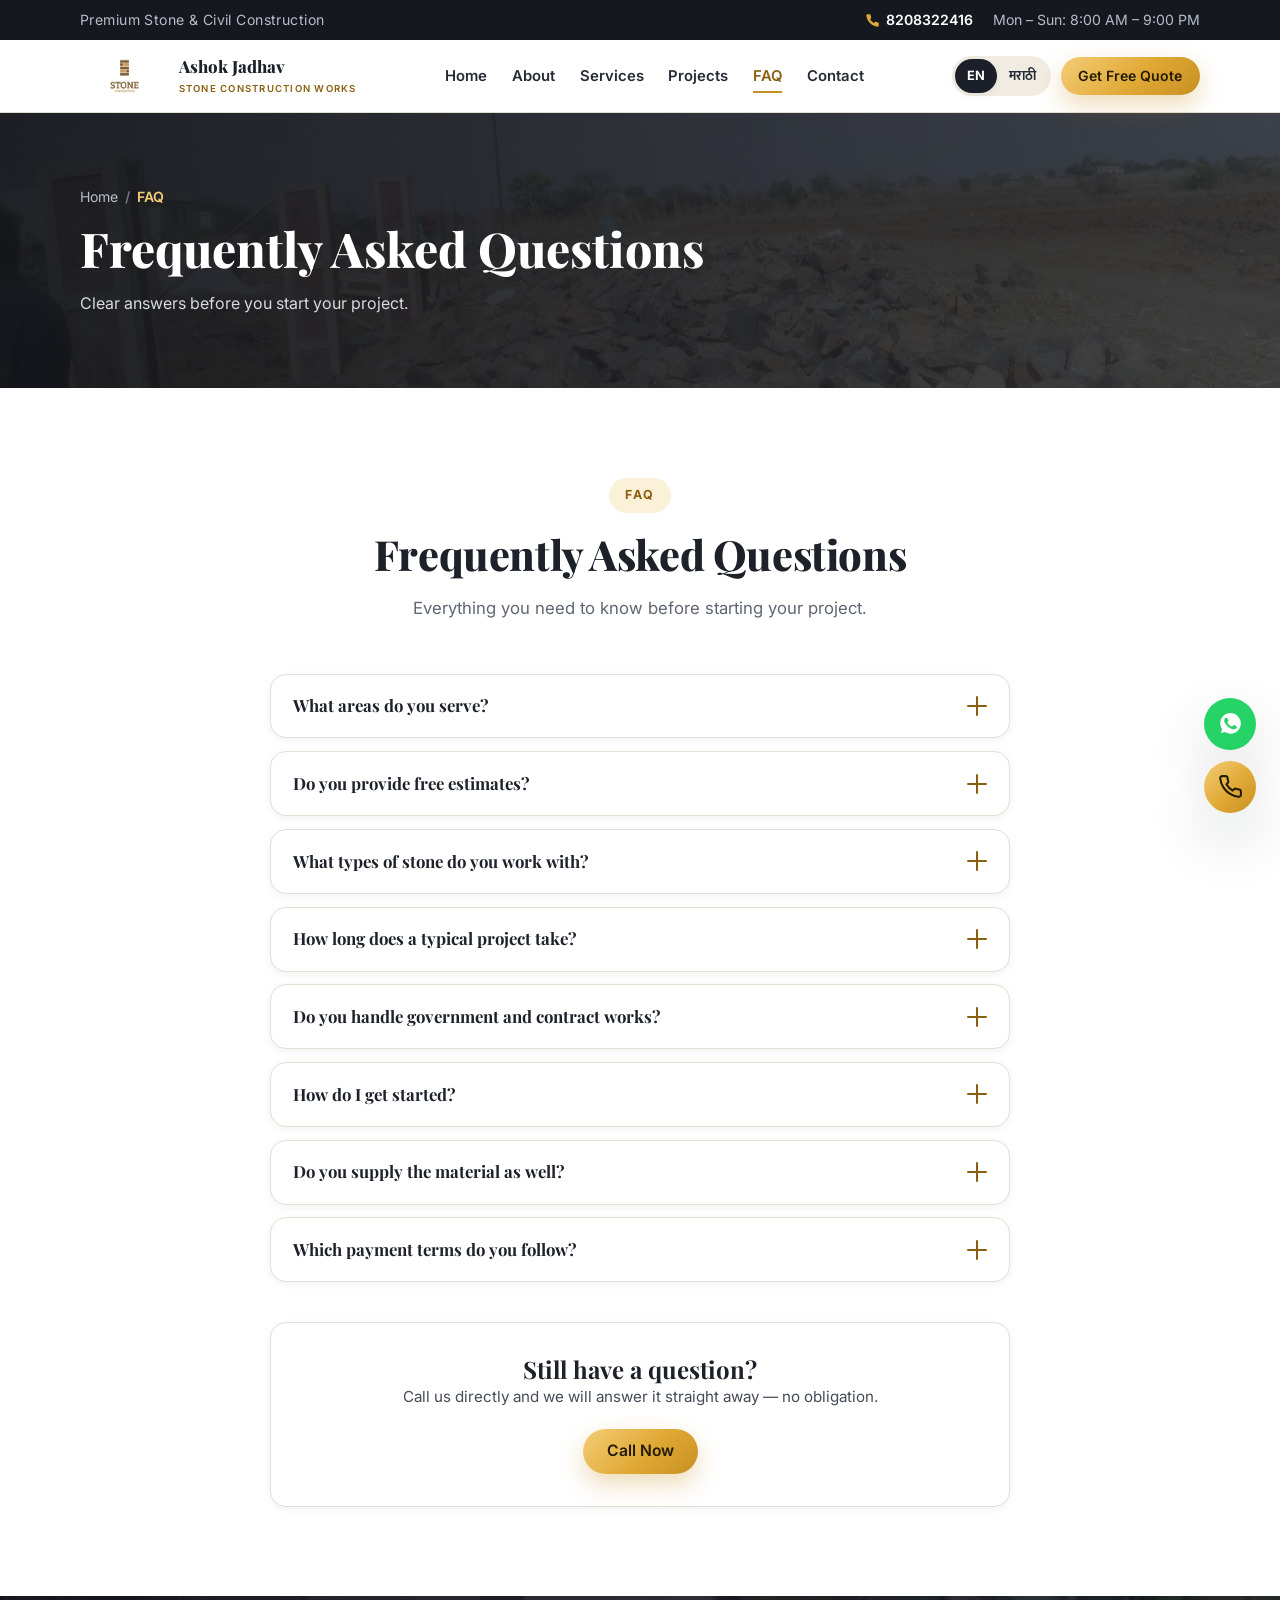
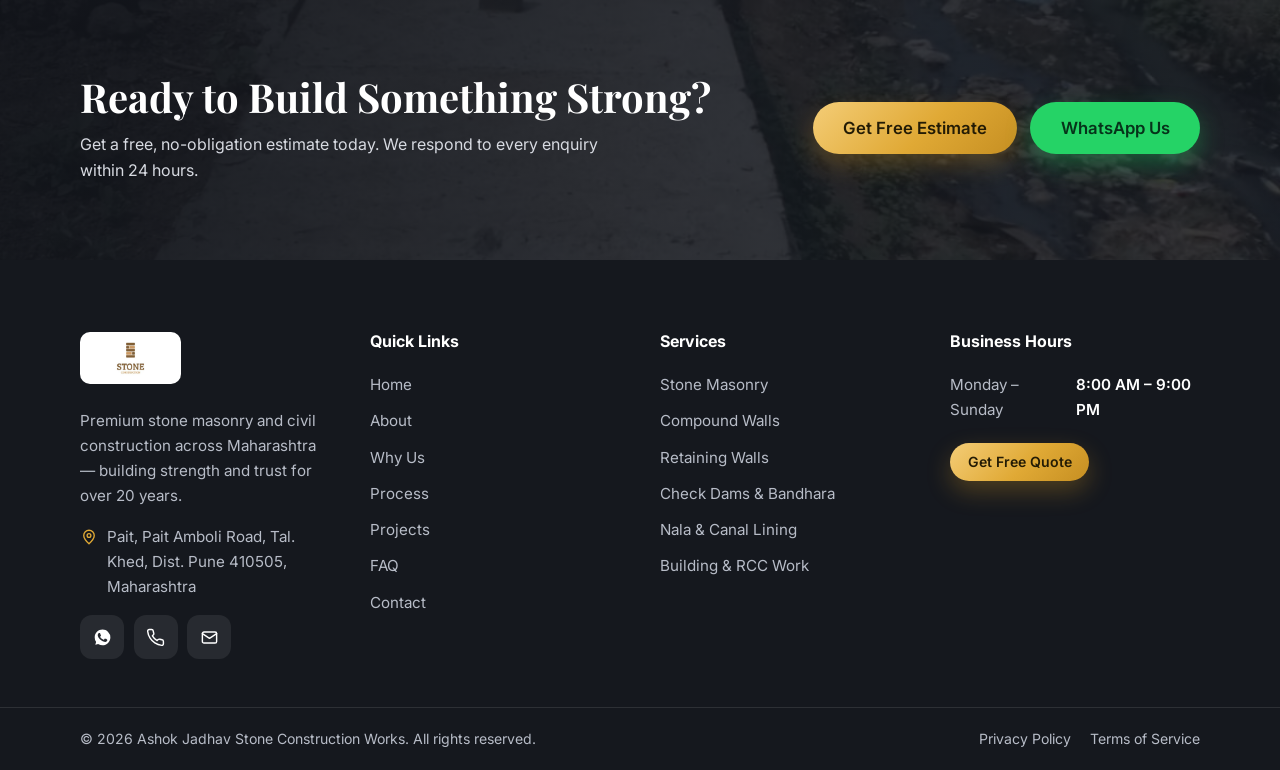
<file: faq.html>
<!DOCTYPE html>
<html lang="en">
<head>
<meta charset="UTF-8">
<meta name="viewport" content="width=device-width, initial-scale=1">
<title data-i18n="meta.faq.title">FAQ | Ashok Jadhav Stone Construction Works</title>
<meta name="description" data-i18n-attr="content:meta.faq.desc" content="Answers about service areas, free estimates, stone types, project timelines and government contract works for stone and civil construction in Maharashtra.">
<meta name="author" content="Ashok Jadhav Stone Construction Works">
<meta name="theme-color" content="#1b1f27">
<link rel="canonical" href="https://ashokstoneworks.com/faq.html">

<meta property="og:type" content="website">
<meta property="og:site_name" content="Ashok Jadhav Stone Construction Works">
<meta property="og:title" content="Frequently Asked Questions | Ashok Jadhav Stone Construction Works">
<meta property="og:description" content="Service areas, free estimates, stone types, timelines and payment terms — answered.">
<meta property="og:image" content="https://ashokstoneworks.com/images/stone-materials.jpg">
<meta property="og:image:secure_url" content="https://ashokstoneworks.com/images/stone-materials.jpg">
<meta property="og:image:type" content="image/jpeg">
<meta property="og:image:width" content="1280">
<meta property="og:image:height" content="960">
<meta property="og:image:alt" content="Natural stone materials used by Ashok Jadhav Stone Construction Works">
<meta property="og:url" content="https://ashokstoneworks.com/faq.html">
<meta property="og:locale" content="en_IN">
<meta property="og:locale:alternate" content="mr_IN">
<meta name="twitter:card" content="summary_large_image">
<meta name="twitter:title" content="Frequently Asked Questions | Ashok Jadhav Stone Construction Works">
<meta name="twitter:description" content="Service areas, free estimates, stone types, timelines and payment terms — answered.">
<meta name="twitter:image" content="https://ashokstoneworks.com/images/stone-materials.jpg">

<link rel="icon" href="images/favicon.svg" type="image/svg+xml">
<link rel="preconnect" href="https://fonts.googleapis.com">
<link rel="preconnect" href="https://fonts.gstatic.com" crossorigin>
<link href="https://fonts.googleapis.com/css2?family=Playfair+Display:wght@600;700;800&amp;family=Inter:wght@400;500;600;700&amp;family=Mukta:wght@400;500;600;700&amp;display=swap" rel="stylesheet">
<link rel="stylesheet" href="css/styles.css">
<script>document.documentElement.classList.add('js');</script>

<script type="application/ld+json">
{
  "@context": "https://schema.org",
  "@type": "FAQPage",
  "mainEntity": [
    { "@type": "Question", "name": "What areas do you serve?", "acceptedAnswer": { "@type": "Answer", "text": "We take up stone and civil construction projects across Maharashtra, including residential, farm, commercial and government works." } },
    { "@type": "Question", "name": "Do you provide free estimates?", "acceptedAnswer": { "@type": "Answer", "text": "Yes. Consultation and site-visit based estimates are completely free and come with transparent, itemised pricing." } },
    { "@type": "Question", "name": "What types of stone do you work with?", "acceptedAnswer": { "@type": "Answer", "text": "We primarily work with premium basalt and locally sourced natural stone, including dressed and rubble masonry as per your requirement." } },
    { "@type": "Question", "name": "How long does a typical project take?", "acceptedAnswer": { "@type": "Answer", "text": "Timelines depend on scope — a compound wall may take a few days, while check dams or nala lining take longer. We share a clear schedule upfront." } },
    { "@type": "Question", "name": "Do you handle government and contract works?", "acceptedAnswer": { "@type": "Answer", "text": "Yes, we handle government, gram panchayat and private contract works including nala lining, check dams and retaining walls." } },
    { "@type": "Question", "name": "How do I get started?", "acceptedAnswer": { "@type": "Answer", "text": "Simply call or WhatsApp us, or fill the contact form. We will arrange a free consultation and site visit at your convenience." } },
    { "@type": "Question", "name": "Do you supply the material as well?", "acceptedAnswer": { "@type": "Answer", "text": "Yes. We can supply premium basalt, rubble and dressed stone along with sand, cement and steel, or work with material supplied by you." } },
    { "@type": "Question", "name": "Which payment terms do you follow?", "acceptedAnswer": { "@type": "Answer", "text": "Work is usually billed in stages against measured progress. Terms are agreed in writing before the project starts, with no hidden charges." } }
  ]
}
</script>
<script type="application/ld+json">
{
  "@context": "https://schema.org",
  "@type": "BreadcrumbList",
  "itemListElement": [
    { "@type": "ListItem", "position": 1, "name": "Home", "item": "https://ashokstoneworks.com/" },
    { "@type": "ListItem", "position": 2, "name": "FAQ", "item": "https://ashokstoneworks.com/faq.html" }
  ]
}
</script>
</head>
<body>
<a class="skip-link" href="#main" data-i18n="a11y.skip">Skip to content</a>

<!-- ============ TOP BAR ============ -->
<div class="topbar">
  <div class="container topbar-inner">
    <span class="topbar-tagline" data-i18n="top.tagline">Premium Stone &amp; Civil Construction</span>
    <div class="topbar-right">
      <a class="topbar-link" href="tel:+918208322416">
        <svg viewBox="0 0 24 24" aria-hidden="true"><path d="M22 16.92v3a2 2 0 0 1-2.18 2 19.8 19.8 0 0 1-8.63-3.07 19.5 19.5 0 0 1-6-6A19.8 19.8 0 0 1 2.12 4.18 2 2 0 0 1 4.11 2h3a2 2 0 0 1 2 1.72c.13.96.36 1.9.7 2.81a2 2 0 0 1-.45 2.11L8.09 9.91a16 16 0 0 0 6 6l1.27-1.27a2 2 0 0 1 2.11-.45c.9.34 1.85.57 2.81.7A2 2 0 0 1 22 16.92z"/></svg>
        <span>8208322416</span>
      </a>
      <span class="topbar-hours" data-i18n="top.hours">Mon – Sun: 8:00 AM – 9:00 PM</span>
    </div>
  </div>
</div>

<!-- ============ HEADER / NAV ============ -->
<header class="navbar">
  <nav class="container nav-inner" aria-label="Primary">
    <a class="brand" href="index.html">
      <img class="brand-logo" src="images/logo.jpg" width="500" height="247" alt="Ashok Jadhav Stone Construction Works logo">
      <span class="brand-text">Ashok Jadhav<small>Stone Construction Works</small></span>
    </a>

    <div class="nav-menu" id="navMenu">
      <div class="nav-panel-head">
        <span class="nav-panel-title" data-i18n="nav.menu">Menu</span>
        <button type="button" class="nav-close" id="navClose" aria-label="Close menu" data-i18n-attr="aria-label:nav.close">&times;</button>
      </div>
      <ul class="nav-links">
        <li><a href="index.html" data-i18n="nav.home">Home</a></li>
        <li><a href="about.html" data-i18n="nav.about">About</a></li>
        <li><a href="services.html" data-i18n="nav.services">Services</a></li>
        <li><a href="projects.html" data-i18n="nav.projects">Projects</a></li>
        <li><a href="faq.html" aria-current="page" data-i18n="nav.faq">FAQ</a></li>
        <li><a href="contact.html" data-i18n="nav.contact">Contact</a></li>
      </ul>
      <div class="nav-panel-foot">
        <a class="btn btn-primary btn-block" href="contact.html" data-i18n="nav.quote">Get Free Quote</a>
        <a class="btn btn-dark btn-block" href="tel:+918208322416" data-i18n="nav.call">Call Now</a>
      </div>
    </div>

    <div class="nav-actions">
      <div class="lang-toggle" role="group" aria-label="Language" data-i18n-attr="aria-label:nav.langLabel">
        <button type="button" class="lang-btn" data-lang="en" lang="en" aria-pressed="true">EN</button>
        <button type="button" class="lang-btn" data-lang="mr" lang="mr" aria-pressed="false">मराठी</button>
      </div>
      <a class="btn btn-primary btn-sm nav-cta" href="contact.html" data-i18n="nav.quote">Get Free Quote</a>
      <button type="button" class="menu-toggle" id="menuToggle" aria-label="Menu" aria-expanded="false" aria-controls="navMenu" data-i18n-attr="aria-label:nav.menu">
        <span></span><span></span><span></span>
      </button>
    </div>
  </nav>
</header>

<main id="main">

  <!-- ============ PAGE BANNER ============ -->
  <section class="page-banner">
    <div class="page-banner-bg" style="background-image:url('images/stone-materials.jpg')"></div>
    <div class="container">
      <nav class="breadcrumb" aria-label="Breadcrumb">
        <ol>
          <li><a href="index.html" data-i18n="breadcrumb.home">Home</a></li>
          <li aria-current="page" data-i18n="nav.faq">FAQ</li>
        </ol>
      </nav>
      <h1 data-i18n="banner.faq.title">Frequently Asked Questions</h1>
      <p data-i18n="banner.faq.sub">Clear answers before you start your project.</p>
    </div>
  </section>

  <!-- ============ FAQ LIST ============ -->
  <section class="section">
    <div class="container faq-wrap">
      <div class="section-header center reveal">
        <span class="section-tag" data-i18n="faq.tag">FAQ</span>
        <h2 class="section-title" data-i18n="faq.title">Frequently Asked Questions</h2>
        <p class="section-sub" data-i18n="faq.subtitle">Everything you need to know before starting your project.</p>
      </div>
      <div class="faq-list reveal">
        <details class="faq-item">
          <summary><span data-i18n="faq.q1">What areas do you serve?</span><span class="faq-icon" aria-hidden="true"></span></summary>
          <div class="faq-answer"><p data-i18n="faq.a1">We take up stone and civil construction projects across Maharashtra, including residential, farm, commercial and government works.</p></div>
        </details>
        <details class="faq-item">
          <summary><span data-i18n="faq.q2">Do you provide free estimates?</span><span class="faq-icon" aria-hidden="true"></span></summary>
          <div class="faq-answer"><p data-i18n="faq.a2">Yes. Consultation and site-visit based estimates are completely free and come with transparent, itemised pricing.</p></div>
        </details>
        <details class="faq-item">
          <summary><span data-i18n="faq.q3">What types of stone do you work with?</span><span class="faq-icon" aria-hidden="true"></span></summary>
          <div class="faq-answer"><p data-i18n="faq.a3">We primarily work with premium basalt and locally sourced natural stone, including dressed and rubble masonry as per your requirement.</p></div>
        </details>
        <details class="faq-item">
          <summary><span data-i18n="faq.q4">How long does a typical project take?</span><span class="faq-icon" aria-hidden="true"></span></summary>
          <div class="faq-answer"><p data-i18n="faq.a4">Timelines depend on scope — a compound wall may take a few days, while check dams or nala lining take longer. We share a clear schedule upfront.</p></div>
        </details>
        <details class="faq-item">
          <summary><span data-i18n="faq.q5">Do you handle government and contract works?</span><span class="faq-icon" aria-hidden="true"></span></summary>
          <div class="faq-answer"><p data-i18n="faq.a5">Yes, we handle government, gram panchayat and private contract works including nala lining, check dams and retaining walls.</p></div>
        </details>
        <details class="faq-item">
          <summary><span data-i18n="faq.q6">How do I get started?</span><span class="faq-icon" aria-hidden="true"></span></summary>
          <div class="faq-answer"><p data-i18n="faq.a6">Simply call or WhatsApp us, or fill the contact form. We will arrange a free consultation and site visit at your convenience.</p></div>
        </details>
        <details class="faq-item">
          <summary><span data-i18n="faq.q7">Do you supply the material as well?</span><span class="faq-icon" aria-hidden="true"></span></summary>
          <div class="faq-answer"><p data-i18n="faq.a7">Yes. We can supply premium basalt, rubble and dressed stone along with sand, cement and steel, or work with material supplied by you.</p></div>
        </details>
        <details class="faq-item">
          <summary><span data-i18n="faq.q8">Which payment terms do you follow?</span><span class="faq-icon" aria-hidden="true"></span></summary>
          <div class="faq-answer"><p data-i18n="faq.a8">Work is usually billed in stages against measured progress. Terms are agreed in writing before the project starts, with no hidden charges.</p></div>
        </details>
      </div>

      <div class="card center reveal" style="margin-top:2.5rem">
        <h2 data-i18n="faq.stillTitle">Still have a question?</h2>
        <p data-i18n="faq.stillText">Call us directly and we will answer it straight away — no obligation.</p>
        <p style="margin-top:1.25rem">
          <a class="btn btn-primary" href="tel:+918208322416" data-i18n="nav.call">Call Now</a>
        </p>
      </div>
    </div>
  </section>

  <!-- ============ CTA BAND ============ -->
  <section class="cta-band">
    <div class="cta-band-bg" style="background-image:url('images/nala-lining-5.jpg')"></div>
    <div class="container cta-band-inner reveal">
      <div>
        <h2 data-i18n="ctaband.title">Ready to Build Something Strong?</h2>
        <p data-i18n="ctaband.text">Get a free, no-obligation estimate today. We respond to every enquiry within 24 hours.</p>
      </div>
      <div class="cta-band-actions">
        <a class="btn btn-primary btn-lg" href="contact.html" data-i18n="ctaband.btn1">Get Free Estimate</a>
        <a class="btn btn-whatsapp btn-lg" href="https://wa.me/918208322416?text=Hello%20Ashok%20Jadhav%20Stone%20Construction%20Works%2C%20I%20would%20like%20a%20free%20estimate." target="_blank" rel="noopener" data-i18n="ctaband.btn2">WhatsApp Us</a>
      </div>
    </div>
  </section>

</main>

<!-- ============ FOOTER ============ -->
<footer class="footer">
  <div class="container footer-grid">
    <div class="footer-col footer-brand">
      <a class="brand" href="index.html">
        <img class="brand-logo" src="images/logo.jpg" width="500" height="247" alt="Ashok Jadhav Stone Construction Works logo">
      </a>
      <p data-i18n="footer.about">Premium stone masonry and civil construction across Maharashtra — building strength and trust for over 20 years.</p>
      <address class="footer-address">
        <svg viewBox="0 0 24 24" aria-hidden="true"><path d="M12 21s-7-6.3-7-11a7 7 0 0 1 14 0c0 4.7-7 11-7 11z"/><circle cx="12" cy="10" r="2.5"/></svg>
        <a href="https://maps.app.goo.gl/nDCDg11kpNZV83zB9" target="_blank" rel="noopener" data-i18n="contact.info.addressValue">Pait, Pait Amboli Road, Tal. Khed, Dist. Pune 410505, Maharashtra</a>
      </address>
      <div class="footer-social">
        <a href="https://wa.me/918208322416" target="_blank" rel="noopener" aria-label="WhatsApp" data-i18n-attr="aria-label:fab.whatsapp"><svg class="icon-solid" viewBox="0 0 24 24" aria-hidden="true"><path d="M17.47 14.38c-.3-.15-1.76-.87-2.03-.97-.27-.1-.47-.15-.67.15-.2.3-.77.97-.94 1.16-.17.2-.35.22-.64.08-.3-.15-1.26-.47-2.4-1.48-.88-.79-1.48-1.76-1.65-2.06-.17-.3-.02-.46.13-.6.13-.14.3-.35.44-.52.15-.18.2-.3.3-.5.1-.2.05-.37-.02-.52-.08-.15-.67-1.61-.92-2.2-.24-.58-.49-.5-.67-.51h-.57c-.2 0-.52.07-.8.37-.27.3-1.04 1.02-1.04 2.48s1.07 2.88 1.22 3.07c.15.2 2.1 3.2 5.08 4.49.71.3 1.26.49 1.69.62.71.23 1.36.2 1.87.12.57-.09 1.76-.72 2-1.41.25-.7.25-1.29.18-1.41-.08-.13-.27-.2-.57-.35zM12.05 21.8h-.01a9.87 9.87 0 0 1-5.03-1.38l-.36-.21-3.74.98 1-3.65-.24-.37a9.86 9.86 0 0 1-1.51-5.26c0-5.45 4.44-9.88 9.9-9.88 2.64 0 5.12 1.03 6.99 2.9a9.82 9.82 0 0 1 2.89 6.99c0 5.45-4.44 9.88-9.88 9.88z"/></svg></a>
        <a href="tel:+918208322416" aria-label="Call us now" data-i18n-attr="aria-label:fab.call"><svg viewBox="0 0 24 24" aria-hidden="true"><path d="M22 16.92v3a2 2 0 0 1-2.18 2 19.8 19.8 0 0 1-8.63-3.07 19.5 19.5 0 0 1-6-6A19.8 19.8 0 0 1 2.12 4.18 2 2 0 0 1 4.11 2h3a2 2 0 0 1 2 1.72c.13.96.36 1.9.7 2.81a2 2 0 0 1-.45 2.11L8.09 9.91a16 16 0 0 0 6 6l1.27-1.27a2 2 0 0 1 2.11-.45c.9.34 1.85.57 2.81.7A2 2 0 0 1 22 16.92z"/></svg></a>
        <a href="mailto:pashokjadhav8888@gmail.com" aria-label="Email"><svg viewBox="0 0 24 24" aria-hidden="true"><rect x="3" y="5" width="18" height="14" rx="2"/><path d="m3 7 9 6 9-6"/></svg></a>
      </div>
    </div>

    <nav class="footer-col" aria-labelledby="footQuick">
      <h2 id="footQuick" data-i18n="footer.quicklinks">Quick Links</h2>
      <ul>
        <li><a href="index.html" data-i18n="nav.home">Home</a></li>
        <li><a href="about.html" data-i18n="nav.about">About</a></li>
        <li><a href="about.html#why" data-i18n="nav.why">Why Us</a></li>
        <li><a href="services.html#process" data-i18n="nav.process">Process</a></li>
        <li><a href="projects.html" data-i18n="nav.projects">Projects</a></li>
        <li><a href="faq.html" data-i18n="nav.faq">FAQ</a></li>
        <li><a href="contact.html" data-i18n="nav.contact">Contact</a></li>
      </ul>
    </nav>

    <nav class="footer-col" aria-labelledby="footServices">
      <h2 id="footServices" data-i18n="footer.servicesTitle">Services</h2>
      <ul>
        <li><a href="services.html#stone-masonry" data-i18n="services.s1.title">Stone Masonry</a></li>
        <li><a href="services.html#compound-walls" data-i18n="services.s2.title">Compound Walls</a></li>
        <li><a href="services.html#retaining-walls" data-i18n="services.s3.title">Retaining Walls</a></li>
        <li><a href="services.html#check-dams" data-i18n="services.s4.title">Check Dams &amp; Bandhara</a></li>
        <li><a href="services.html#nala-lining" data-i18n="services.s5.title">Nala &amp; Canal Lining</a></li>
        <li><a href="services.html#rcc-work" data-i18n="services.s6.title">Building &amp; RCC Work</a></li>
      </ul>
    </nav>

    <div class="footer-col">
      <h2 data-i18n="footer.hoursTitle">Business Hours</h2>
      <ul class="footer-hours">
        <li><span data-i18n="footer.hoursDays">Monday – Sunday</span><span data-i18n="footer.hoursTime">8:00 AM – 9:00 PM</span></li>
      </ul>
      <a class="btn btn-primary btn-sm" href="contact.html" data-i18n="nav.quote">Get Free Quote</a>
    </div>
  </div>

  <div class="footer-bottom">
    <div class="container footer-bottom-inner">
      <p>&copy; <span id="year">2026</span> <span data-i18n="footer.rights">Ashok Jadhav Stone Construction Works. All rights reserved.</span></p>
      <ul class="footer-legal">
        <li><a href="privacy-policy.html" data-i18n="footer.privacy">Privacy Policy</a></li>
        <li><a href="terms-of-service.html" data-i18n="footer.terms">Terms of Service</a></li>
      </ul>
    </div>
  </div>
</footer>

<!-- ============ FLOATING ACTIONS ============ -->
<div class="fab-stack">
  <a class="fab fab-whatsapp" href="https://wa.me/918208322416?text=Hello%20Ashok%20Jadhav%20Stone%20Construction%20Works%2C%20I%20would%20like%20to%20enquire%20about%20your%20services." target="_blank" rel="noopener" aria-label="Chat on WhatsApp" data-i18n-attr="aria-label:fab.whatsapp">
    <svg viewBox="0 0 24 24" aria-hidden="true"><path d="M17.47 14.38c-.3-.15-1.76-.87-2.03-.97-.27-.1-.47-.15-.67.15-.2.3-.77.97-.94 1.16-.17.2-.35.22-.64.08-.3-.15-1.26-.47-2.4-1.48-.88-.79-1.48-1.76-1.65-2.06-.17-.3-.02-.46.13-.6.13-.14.3-.35.44-.52.15-.18.2-.3.3-.5.1-.2.05-.37-.02-.52-.08-.15-.67-1.61-.92-2.2-.24-.58-.49-.5-.67-.51h-.57c-.2 0-.52.07-.8.37-.27.3-1.04 1.02-1.04 2.48s1.07 2.88 1.22 3.07c.15.2 2.1 3.2 5.08 4.49.71.3 1.26.49 1.69.62.71.23 1.36.2 1.87.12.57-.09 1.76-.72 2-1.41.25-.7.25-1.29.18-1.41-.08-.13-.27-.2-.57-.35zM12.05 21.8h-.01a9.87 9.87 0 0 1-5.03-1.38l-.36-.21-3.74.98 1-3.65-.24-.37a9.86 9.86 0 0 1-1.51-5.26c0-5.45 4.44-9.88 9.9-9.88 2.64 0 5.12 1.03 6.99 2.9a9.82 9.82 0 0 1 2.89 6.99c0 5.45-4.44 9.88-9.88 9.88z"/></svg>
  </a>
  <a class="fab fab-call" href="tel:+918208322416" aria-label="Call us now" data-i18n-attr="aria-label:fab.call">
    <svg viewBox="0 0 24 24" aria-hidden="true"><path d="M22 16.92v3a2 2 0 0 1-2.18 2 19.8 19.8 0 0 1-8.63-3.07 19.5 19.5 0 0 1-6-6A19.8 19.8 0 0 1 2.12 4.18 2 2 0 0 1 4.11 2h3a2 2 0 0 1 2 1.72c.13.96.36 1.9.7 2.81a2 2 0 0 1-.45 2.11L8.09 9.91a16 16 0 0 0 6 6l1.27-1.27a2 2 0 0 1 2.11-.45c.9.34 1.85.57 2.81.7A2 2 0 0 1 22 16.92z"/></svg>
  </a>
  <button type="button" class="fab fab-top" id="backTop" aria-label="Back to top" data-i18n-attr="aria-label:fab.top">
    <svg viewBox="0 0 24 24" aria-hidden="true"><path d="M12 19V5M5 12l7-7 7 7"/></svg>
  </button>
</div>

<script src="js/translations.js" defer></script>
<script src="js/main.js" defer></script>
</body>
</html>
</file>
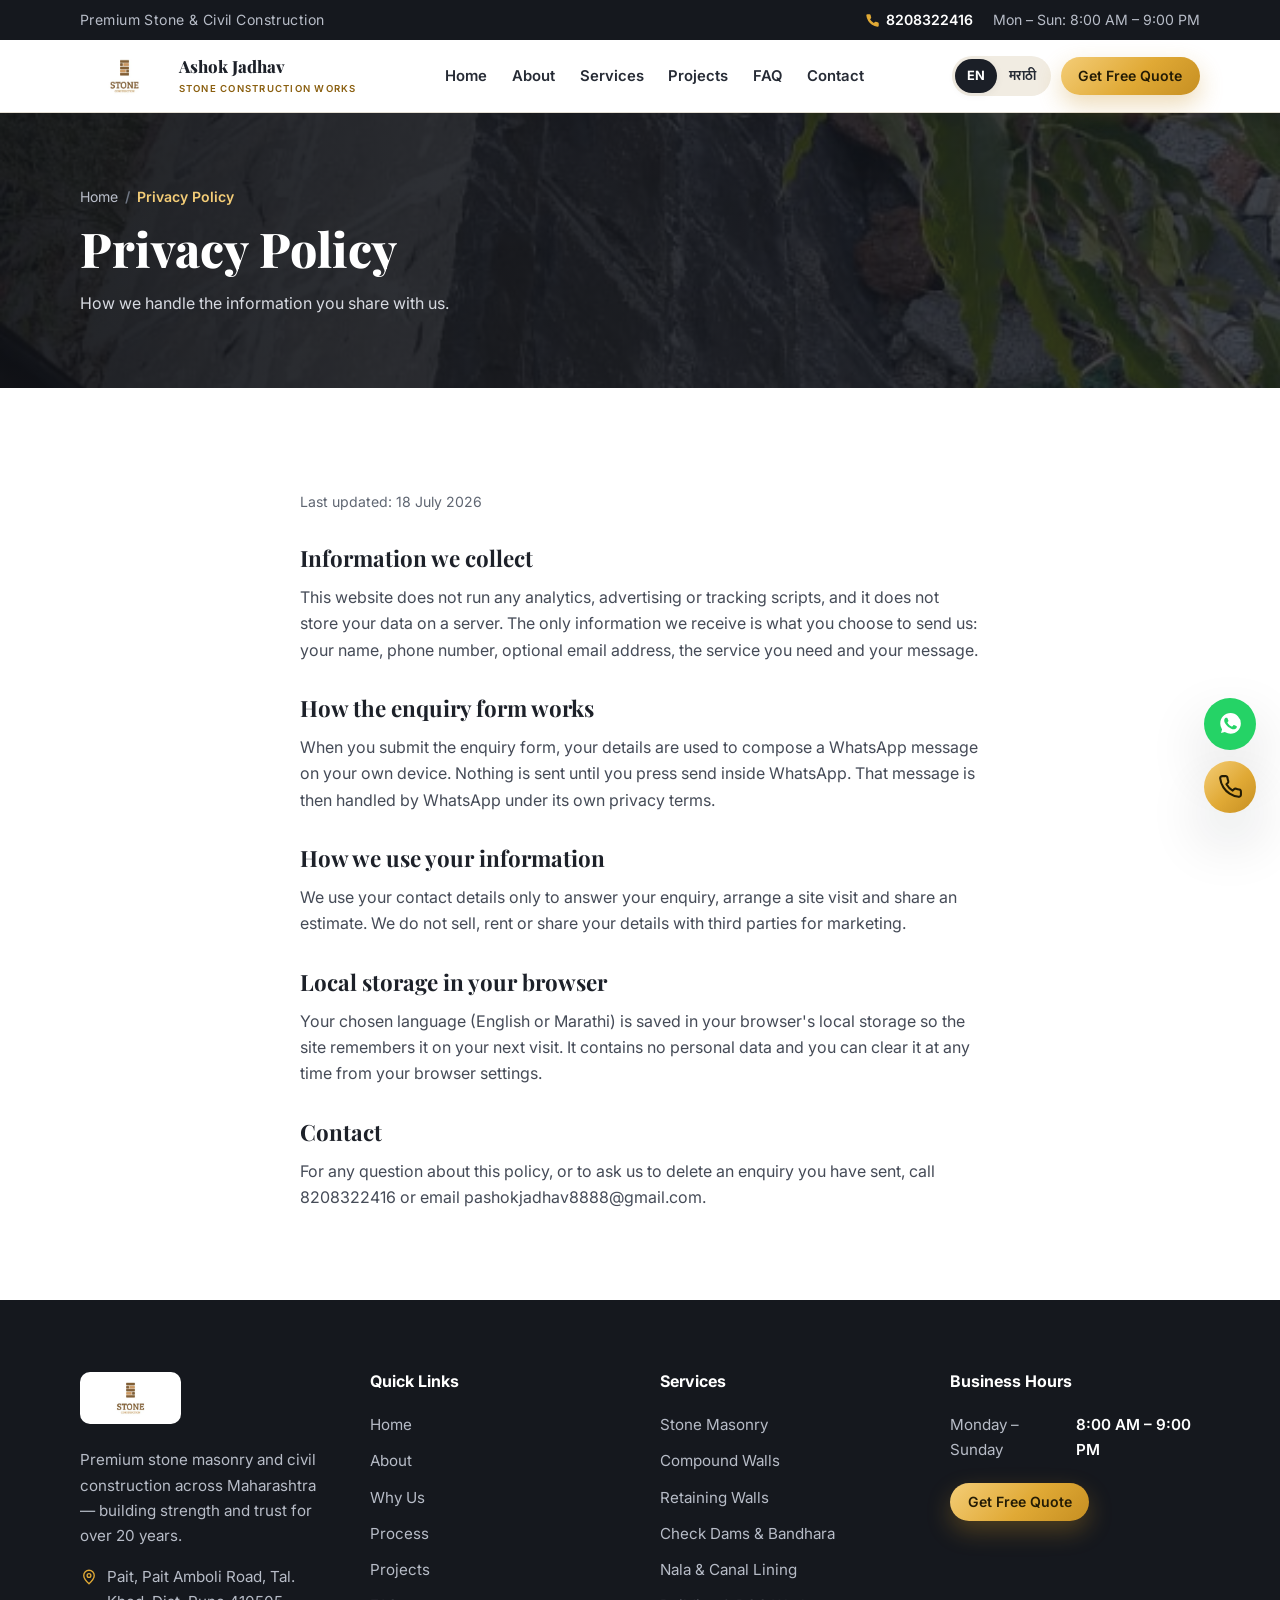
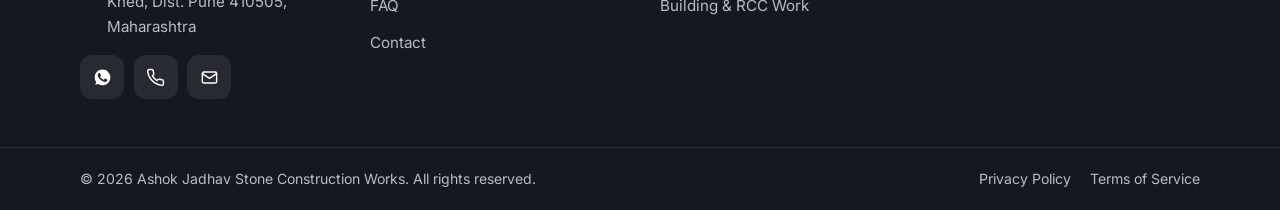
<file: privacy-policy.html>
<!DOCTYPE html>
<html lang="en">
<head>
<meta charset="UTF-8">
<meta name="viewport" content="width=device-width, initial-scale=1">
<title>Privacy Policy | Ashok Jadhav Stone Construction Works</title>
<meta name="description" content="How Ashok Jadhav Stone Construction Works handles the information you share through the website enquiry form.">
<meta name="theme-color" content="#1b1f27">
<link rel="canonical" href="https://ashokstoneworks.com/privacy-policy.html">
<meta name="robots" content="index, follow">
<meta property="og:type" content="website">
<meta property="og:site_name" content="Ashok Jadhav Stone Construction Works">
<meta property="og:url" content="https://ashokstoneworks.com/privacy-policy.html">
<meta property="og:title" content="Privacy Policy | Ashok Jadhav Stone Construction Works">
<meta property="og:description" content="How we handle the information you share through the website enquiry form.">
<meta property="og:image" content="https://ashokstoneworks.com/images/hero-stone-feature.jpg">
<meta property="og:image:type" content="image/jpeg">
<meta property="og:image:width" content="1280">
<meta property="og:image:height" content="576">
<link rel="icon" href="images/favicon.svg" type="image/svg+xml">
<link rel="preconnect" href="https://fonts.googleapis.com">
<link rel="preconnect" href="https://fonts.gstatic.com" crossorigin>
<link href="https://fonts.googleapis.com/css2?family=Playfair+Display:wght@600;700;800&amp;family=Inter:wght@400;500;600;700&amp;family=Mukta:wght@400;500;600;700&amp;display=swap" rel="stylesheet">
<link rel="stylesheet" href="css/styles.css">
<script>document.documentElement.classList.add('js');</script>
</head>
<body>
<a class="skip-link" href="#main" data-i18n="a11y.skip">Skip to content</a>

<!-- ============ TOP BAR ============ -->
<div class="topbar">
  <div class="container topbar-inner">
    <span class="topbar-tagline" data-i18n="top.tagline">Premium Stone &amp; Civil Construction</span>
    <div class="topbar-right">
      <a class="topbar-link" href="tel:+918208322416">
        <svg viewBox="0 0 24 24" aria-hidden="true"><path d="M22 16.92v3a2 2 0 0 1-2.18 2 19.8 19.8 0 0 1-8.63-3.07 19.5 19.5 0 0 1-6-6A19.8 19.8 0 0 1 2.12 4.18 2 2 0 0 1 4.11 2h3a2 2 0 0 1 2 1.72c.13.96.36 1.9.7 2.81a2 2 0 0 1-.45 2.11L8.09 9.91a16 16 0 0 0 6 6l1.27-1.27a2 2 0 0 1 2.11-.45c.9.34 1.85.57 2.81.7A2 2 0 0 1 22 16.92z"/></svg>
        <span>8208322416</span>
      </a>
      <span class="topbar-hours" data-i18n="top.hours">Mon – Sun: 8:00 AM – 9:00 PM</span>
    </div>
  </div>
</div>

<!-- ============ HEADER / NAV ============ -->
<header class="navbar">
  <nav class="container nav-inner" aria-label="Primary">
    <a class="brand" href="index.html">
      <img class="brand-logo" src="images/logo.jpg" width="500" height="247" alt="Ashok Jadhav Stone Construction Works logo">
      <span class="brand-text">Ashok Jadhav<small>Stone Construction Works</small></span>
    </a>

    <div class="nav-menu" id="navMenu">
      <div class="nav-panel-head">
        <span class="nav-panel-title" data-i18n="nav.menu">Menu</span>
        <button type="button" class="nav-close" id="navClose" aria-label="Close menu" data-i18n-attr="aria-label:nav.close">&times;</button>
      </div>
      <ul class="nav-links">
        <li><a href="index.html" data-i18n="nav.home">Home</a></li>
        <li><a href="about.html" data-i18n="nav.about">About</a></li>
        <li><a href="services.html" data-i18n="nav.services">Services</a></li>
        <li><a href="projects.html" data-i18n="nav.projects">Projects</a></li>
        <li><a href="faq.html" data-i18n="nav.faq">FAQ</a></li>
        <li><a href="contact.html" data-i18n="nav.contact">Contact</a></li>
      </ul>
      <div class="nav-panel-foot">
        <a class="btn btn-primary btn-block" href="contact.html" data-i18n="nav.quote">Get Free Quote</a>
        <a class="btn btn-dark btn-block" href="tel:+918208322416" data-i18n="nav.call">Call Now</a>
      </div>
    </div>

    <div class="nav-actions">
      <div class="lang-toggle" role="group" aria-label="Language" data-i18n-attr="aria-label:nav.langLabel">
        <button type="button" class="lang-btn" data-lang="en" lang="en" aria-pressed="true">EN</button>
        <button type="button" class="lang-btn" data-lang="mr" lang="mr" aria-pressed="false">मराठी</button>
      </div>
      <a class="btn btn-primary btn-sm nav-cta" href="contact.html" data-i18n="nav.quote">Get Free Quote</a>
      <button type="button" class="menu-toggle" id="menuToggle" aria-label="Menu" aria-expanded="false" aria-controls="navMenu" data-i18n-attr="aria-label:nav.menu">
        <span></span><span></span><span></span>
      </button>
    </div>
  </nav>
</header>

<main id="main">

  <section class="page-banner">
    <div class="page-banner-bg" style="background-image:url('images/dressed-stone-coping.jpg')"></div>
    <div class="container">
      <nav class="breadcrumb" aria-label="Breadcrumb">
        <ol>
          <li><a href="index.html" data-i18n="breadcrumb.home">Home</a></li>
          <li aria-current="page" data-i18n="footer.privacy">Privacy Policy</li>
        </ol>
      </nav>
      <h1 data-i18n="banner.privacy.title">Privacy Policy</h1>
      <p data-i18n="banner.privacy.sub">How we handle the information you share with us.</p>
    </div>
  </section>

  <section class="section">
    <div class="container prose">
      <p class="updated" data-i18n="privacy.updated">Last updated: 18 July 2026</p>

      <h2 data-i18n="privacy.h1">Information we collect</h2>
      <p data-i18n="privacy.p1">This website does not run any analytics, advertising or tracking scripts, and it does not store your data on a server. The only information we receive is what you choose to send us: your name, phone number, optional email address, the service you need and your message.</p>

      <h2 data-i18n="privacy.h2">How the enquiry form works</h2>
      <p data-i18n="privacy.p2">When you submit the enquiry form, your details are used to compose a WhatsApp message on your own device. Nothing is sent until you press send inside WhatsApp. That message is then handled by WhatsApp under its own privacy terms.</p>

      <h2 data-i18n="privacy.h3">How we use your information</h2>
      <p data-i18n="privacy.p3">We use your contact details only to answer your enquiry, arrange a site visit and share an estimate. We do not sell, rent or share your details with third parties for marketing.</p>

      <h2 data-i18n="privacy.h4">Local storage in your browser</h2>
      <p data-i18n="privacy.p4">Your chosen language (English or Marathi) is saved in your browser's local storage so the site remembers it on your next visit. It contains no personal data and you can clear it at any time from your browser settings.</p>

      <h2 data-i18n="privacy.h5">Contact</h2>
      <p data-i18n="privacy.p5">For any question about this policy, or to ask us to delete an enquiry you have sent, call 8208322416 or email pashokjadhav8888@gmail.com.</p>
    </div>
  </section>

</main>

<!-- ============ FOOTER ============ -->
<footer class="footer">
  <div class="container footer-grid">
    <div class="footer-col footer-brand">
      <a class="brand" href="index.html">
        <img class="brand-logo" src="images/logo.jpg" width="500" height="247" alt="Ashok Jadhav Stone Construction Works logo">
      </a>
      <p data-i18n="footer.about">Premium stone masonry and civil construction across Maharashtra — building strength and trust for over 20 years.</p>
      <address class="footer-address">
        <svg viewBox="0 0 24 24" aria-hidden="true"><path d="M12 21s-7-6.3-7-11a7 7 0 0 1 14 0c0 4.7-7 11-7 11z"/><circle cx="12" cy="10" r="2.5"/></svg>
        <a href="https://maps.app.goo.gl/nDCDg11kpNZV83zB9" target="_blank" rel="noopener" data-i18n="contact.info.addressValue">Pait, Pait Amboli Road, Tal. Khed, Dist. Pune 410505, Maharashtra</a>
      </address>
      <div class="footer-social">
        <a href="https://wa.me/918208322416" target="_blank" rel="noopener" aria-label="WhatsApp" data-i18n-attr="aria-label:fab.whatsapp"><svg class="icon-solid" viewBox="0 0 24 24" aria-hidden="true"><path d="M17.47 14.38c-.3-.15-1.76-.87-2.03-.97-.27-.1-.47-.15-.67.15-.2.3-.77.97-.94 1.16-.17.2-.35.22-.64.08-.3-.15-1.26-.47-2.4-1.48-.88-.79-1.48-1.76-1.65-2.06-.17-.3-.02-.46.13-.6.13-.14.3-.35.44-.52.15-.18.2-.3.3-.5.1-.2.05-.37-.02-.52-.08-.15-.67-1.61-.92-2.2-.24-.58-.49-.5-.67-.51h-.57c-.2 0-.52.07-.8.37-.27.3-1.04 1.02-1.04 2.48s1.07 2.88 1.22 3.07c.15.2 2.1 3.2 5.08 4.49.71.3 1.26.49 1.69.62.71.23 1.36.2 1.87.12.57-.09 1.76-.72 2-1.41.25-.7.25-1.29.18-1.41-.08-.13-.27-.2-.57-.35zM12.05 21.8h-.01a9.87 9.87 0 0 1-5.03-1.38l-.36-.21-3.74.98 1-3.65-.24-.37a9.86 9.86 0 0 1-1.51-5.26c0-5.45 4.44-9.88 9.9-9.88 2.64 0 5.12 1.03 6.99 2.9a9.82 9.82 0 0 1 2.89 6.99c0 5.45-4.44 9.88-9.88 9.88z"/></svg></a>
        <a href="tel:+918208322416" aria-label="Call us now" data-i18n-attr="aria-label:fab.call"><svg viewBox="0 0 24 24" aria-hidden="true"><path d="M22 16.92v3a2 2 0 0 1-2.18 2 19.8 19.8 0 0 1-8.63-3.07 19.5 19.5 0 0 1-6-6A19.8 19.8 0 0 1 2.12 4.18 2 2 0 0 1 4.11 2h3a2 2 0 0 1 2 1.72c.13.96.36 1.9.7 2.81a2 2 0 0 1-.45 2.11L8.09 9.91a16 16 0 0 0 6 6l1.27-1.27a2 2 0 0 1 2.11-.45c.9.34 1.85.57 2.81.7A2 2 0 0 1 22 16.92z"/></svg></a>
        <a href="mailto:pashokjadhav8888@gmail.com" aria-label="Email"><svg viewBox="0 0 24 24" aria-hidden="true"><rect x="3" y="5" width="18" height="14" rx="2"/><path d="m3 7 9 6 9-6"/></svg></a>
      </div>
    </div>

    <nav class="footer-col" aria-labelledby="footQuick">
      <h2 id="footQuick" data-i18n="footer.quicklinks">Quick Links</h2>
      <ul>
        <li><a href="index.html" data-i18n="nav.home">Home</a></li>
        <li><a href="about.html" data-i18n="nav.about">About</a></li>
        <li><a href="about.html#why" data-i18n="nav.why">Why Us</a></li>
        <li><a href="services.html#process" data-i18n="nav.process">Process</a></li>
        <li><a href="projects.html" data-i18n="nav.projects">Projects</a></li>
        <li><a href="faq.html" data-i18n="nav.faq">FAQ</a></li>
        <li><a href="contact.html" data-i18n="nav.contact">Contact</a></li>
      </ul>
    </nav>

    <nav class="footer-col" aria-labelledby="footServices">
      <h2 id="footServices" data-i18n="footer.servicesTitle">Services</h2>
      <ul>
        <li><a href="services.html#stone-masonry" data-i18n="services.s1.title">Stone Masonry</a></li>
        <li><a href="services.html#compound-walls" data-i18n="services.s2.title">Compound Walls</a></li>
        <li><a href="services.html#retaining-walls" data-i18n="services.s3.title">Retaining Walls</a></li>
        <li><a href="services.html#check-dams" data-i18n="services.s4.title">Check Dams &amp; Bandhara</a></li>
        <li><a href="services.html#nala-lining" data-i18n="services.s5.title">Nala &amp; Canal Lining</a></li>
        <li><a href="services.html#rcc-work" data-i18n="services.s6.title">Building &amp; RCC Work</a></li>
      </ul>
    </nav>

    <div class="footer-col">
      <h2 data-i18n="footer.hoursTitle">Business Hours</h2>
      <ul class="footer-hours">
        <li><span data-i18n="footer.hoursDays">Monday – Sunday</span><span data-i18n="footer.hoursTime">8:00 AM – 9:00 PM</span></li>
      </ul>
      <a class="btn btn-primary btn-sm" href="contact.html" data-i18n="nav.quote">Get Free Quote</a>
    </div>
  </div>

  <div class="footer-bottom">
    <div class="container footer-bottom-inner">
      <p>&copy; <span id="year">2026</span> <span data-i18n="footer.rights">Ashok Jadhav Stone Construction Works. All rights reserved.</span></p>
      <ul class="footer-legal">
        <li><a href="privacy-policy.html" data-i18n="footer.privacy">Privacy Policy</a></li>
        <li><a href="terms-of-service.html" data-i18n="footer.terms">Terms of Service</a></li>
      </ul>
    </div>
  </div>
</footer>

<div class="fab-stack">
  <a class="fab fab-whatsapp" href="https://wa.me/918208322416?text=Hello%20Ashok%20Jadhav%20Stone%20Construction%20Works%2C%20I%20would%20like%20to%20enquire%20about%20your%20services." target="_blank" rel="noopener" aria-label="Chat on WhatsApp" data-i18n-attr="aria-label:fab.whatsapp">
    <svg viewBox="0 0 24 24" aria-hidden="true"><path d="M17.47 14.38c-.3-.15-1.76-.87-2.03-.97-.27-.1-.47-.15-.67.15-.2.3-.77.97-.94 1.16-.17.2-.35.22-.64.08-.3-.15-1.26-.47-2.4-1.48-.88-.79-1.48-1.76-1.65-2.06-.17-.3-.02-.46.13-.6.13-.14.3-.35.44-.52.15-.18.2-.3.3-.5.1-.2.05-.37-.02-.52-.08-.15-.67-1.61-.92-2.2-.24-.58-.49-.5-.67-.51h-.57c-.2 0-.52.07-.8.37-.27.3-1.04 1.02-1.04 2.48s1.07 2.88 1.22 3.07c.15.2 2.1 3.2 5.08 4.49.71.3 1.26.49 1.69.62.71.23 1.36.2 1.87.12.57-.09 1.76-.72 2-1.41.25-.7.25-1.29.18-1.41-.08-.13-.27-.2-.57-.35zM12.05 21.8h-.01a9.87 9.87 0 0 1-5.03-1.38l-.36-.21-3.74.98 1-3.65-.24-.37a9.86 9.86 0 0 1-1.51-5.26c0-5.45 4.44-9.88 9.9-9.88 2.64 0 5.12 1.03 6.99 2.9a9.82 9.82 0 0 1 2.89 6.99c0 5.45-4.44 9.88-9.88 9.88z"/></svg>
  </a>
  <a class="fab fab-call" href="tel:+918208322416" aria-label="Call us now" data-i18n-attr="aria-label:fab.call">
    <svg viewBox="0 0 24 24" aria-hidden="true"><path d="M22 16.92v3a2 2 0 0 1-2.18 2 19.8 19.8 0 0 1-8.63-3.07 19.5 19.5 0 0 1-6-6A19.8 19.8 0 0 1 2.12 4.18 2 2 0 0 1 4.11 2h3a2 2 0 0 1 2 1.72c.13.96.36 1.9.7 2.81a2 2 0 0 1-.45 2.11L8.09 9.91a16 16 0 0 0 6 6l1.27-1.27a2 2 0 0 1 2.11-.45c.9.34 1.85.57 2.81.7A2 2 0 0 1 22 16.92z"/></svg>
  </a>
  <button type="button" class="fab fab-top" id="backTop" aria-label="Back to top" data-i18n-attr="aria-label:fab.top">
    <svg viewBox="0 0 24 24" aria-hidden="true"><path d="M12 19V5M5 12l7-7 7 7"/></svg>
  </button>
</div>

<script src="js/translations.js" defer></script>
<script src="js/main.js" defer></script>
</body>
</html>
</file>
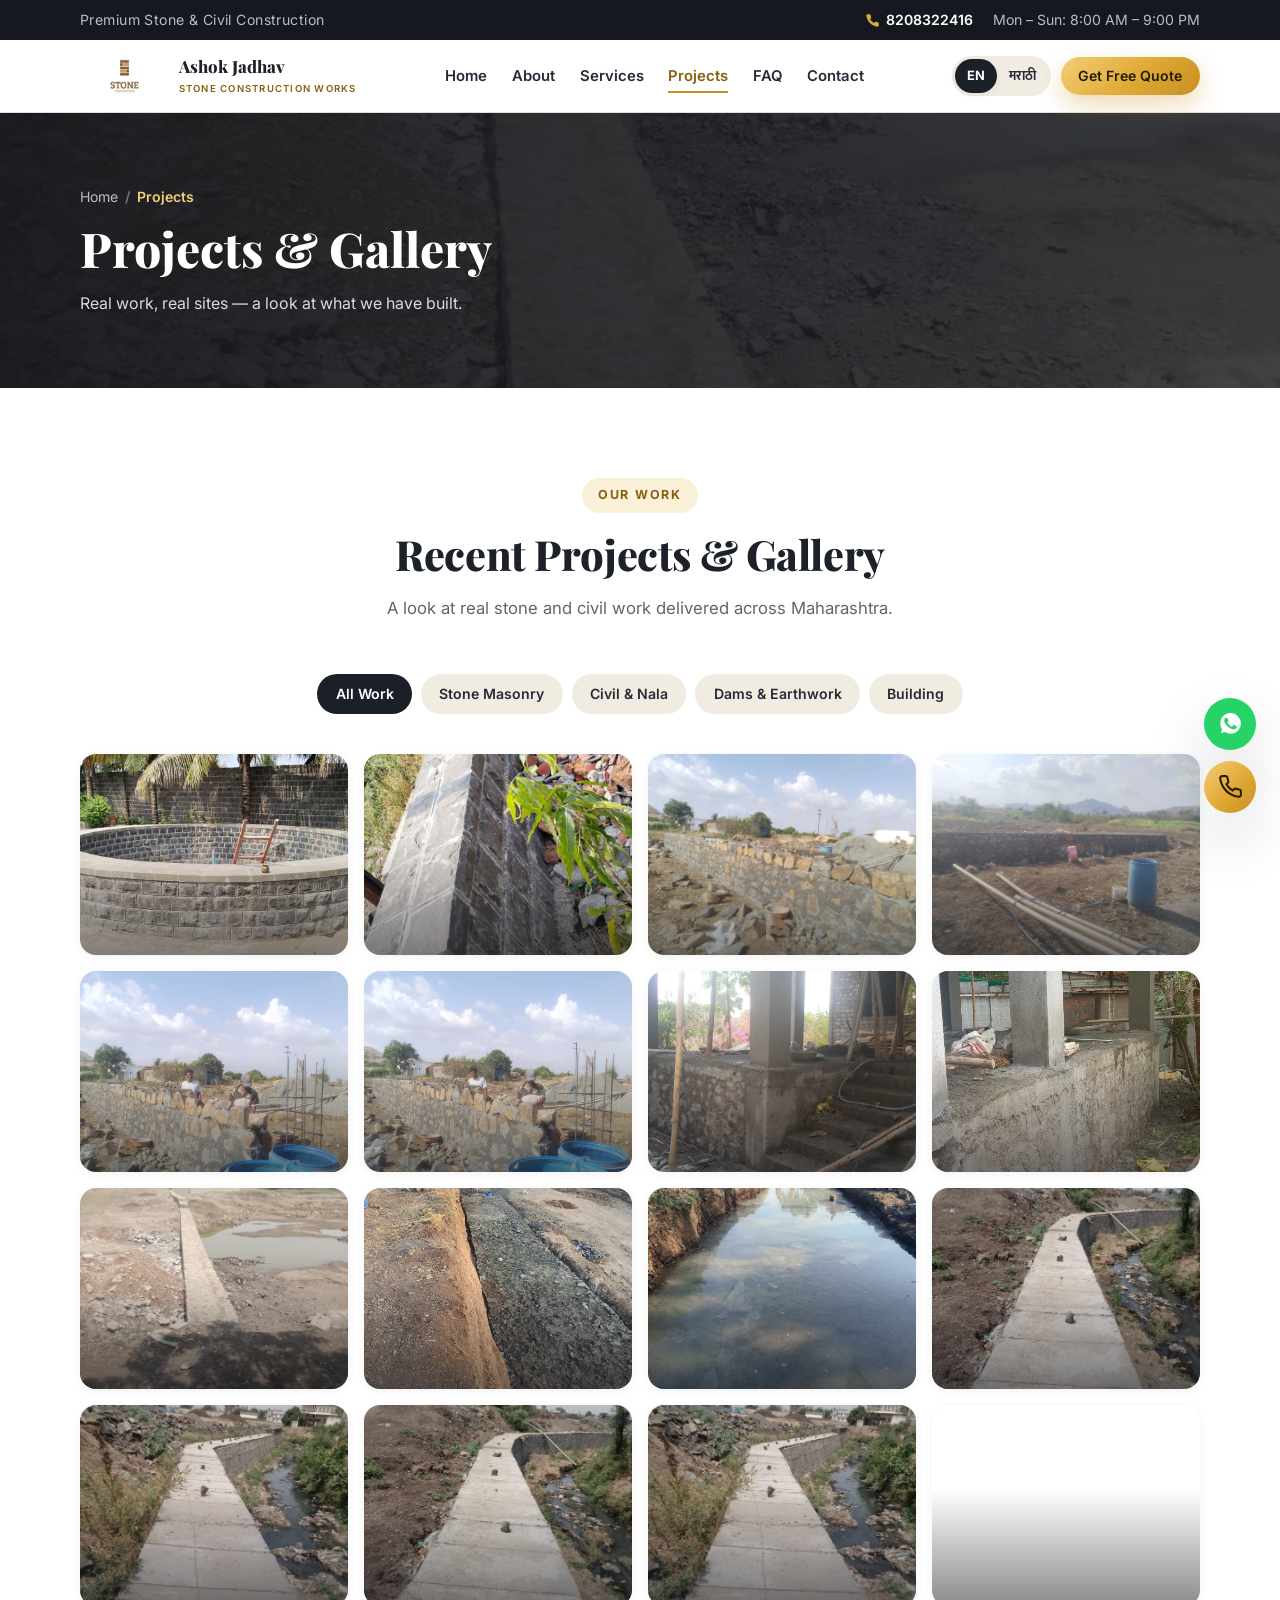
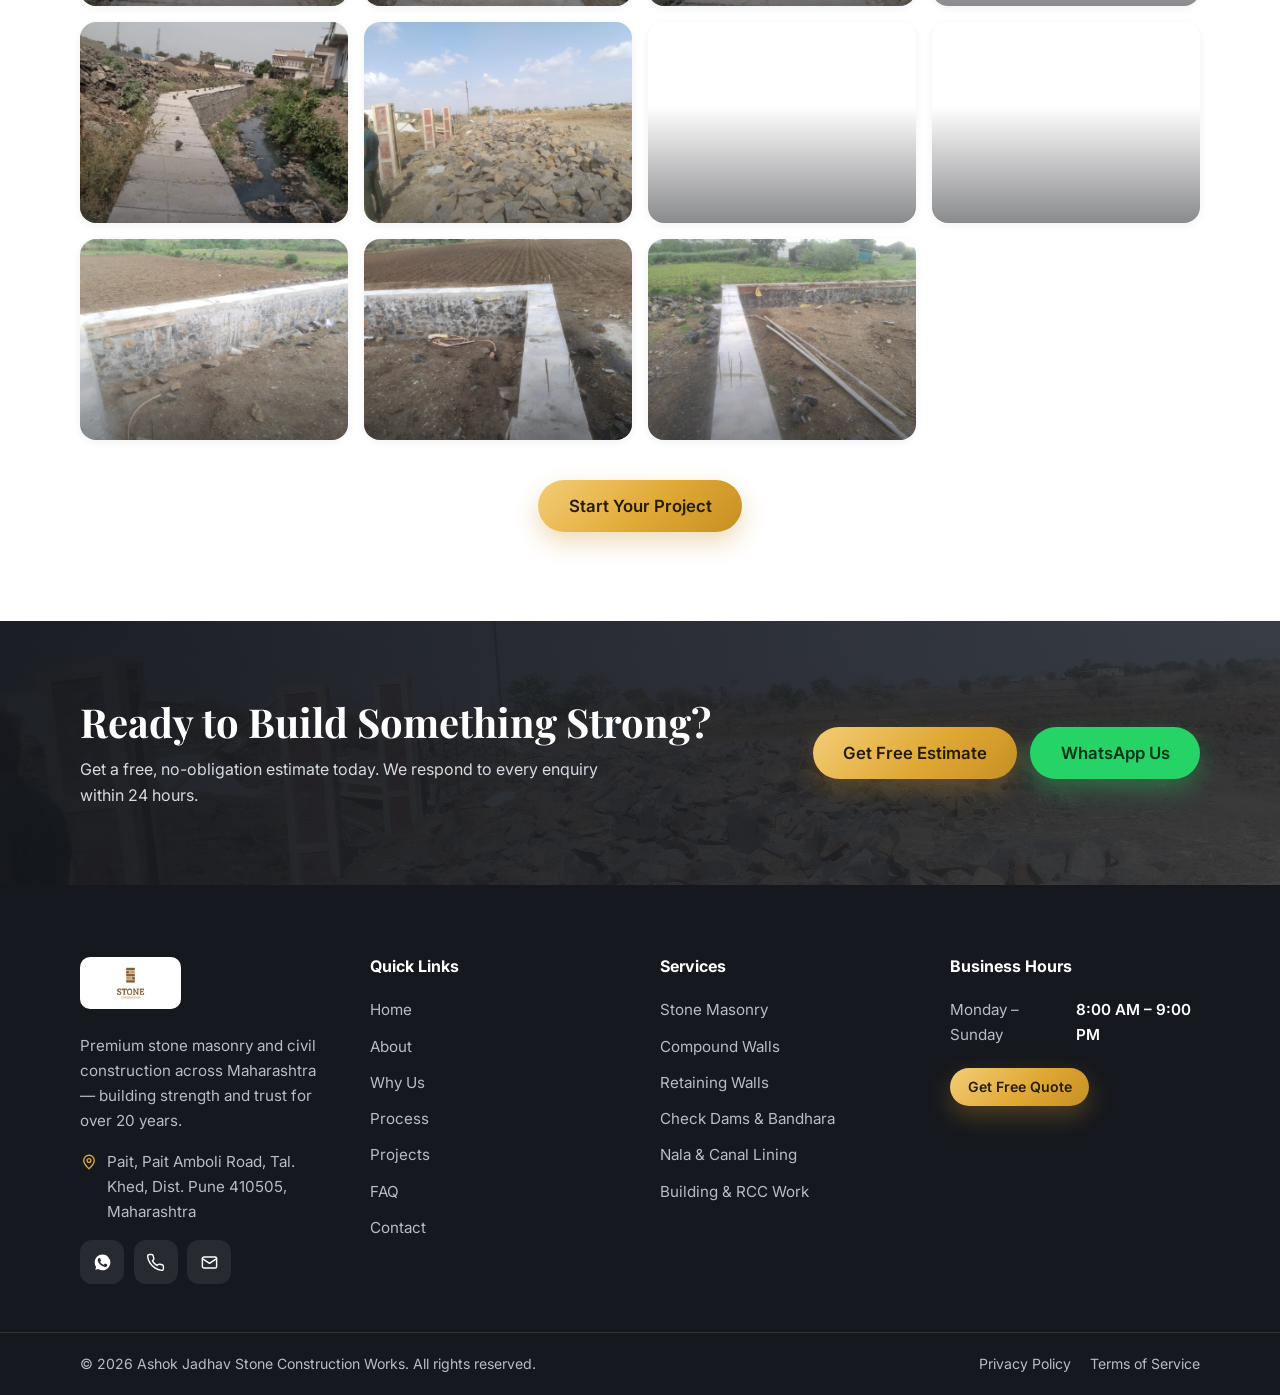
<file: projects.html>
<!DOCTYPE html>
<html lang="en">
<head>
<meta charset="UTF-8">
<meta name="viewport" content="width=device-width, initial-scale=1">
<title data-i18n="meta.projects.title">Projects &amp; Gallery | Ashok Jadhav Stone Construction Works</title>
<meta name="description" data-i18n-attr="content:meta.projects.desc" content="Browse completed stone masonry, compound wall, retaining wall, check dam, nala lining and RCC construction projects delivered across Maharashtra.">
<meta name="author" content="Ashok Jadhav Stone Construction Works">
<meta name="theme-color" content="#1b1f27">
<link rel="canonical" href="https://ashokstoneworks.com/projects.html">

<meta property="og:type" content="website">
<meta property="og:site_name" content="Ashok Jadhav Stone Construction Works">
<meta property="og:title" content="Projects &amp; Gallery | Ashok Jadhav Stone Construction Works">
<meta property="og:description" content="Completed stone masonry, compound walls, check dams, nala lining and RCC projects across Maharashtra.">
<meta property="og:image" content="https://ashokstoneworks.com/images/masonry-compound-wall.jpg">
<meta property="og:image:secure_url" content="https://ashokstoneworks.com/images/masonry-compound-wall.jpg">
<meta property="og:image:type" content="image/jpeg">
<meta property="og:image:width" content="1280">
<meta property="og:image:height" content="960">
<meta property="og:image:alt" content="Completed stone masonry compound wall project in Maharashtra">
<meta property="og:url" content="https://ashokstoneworks.com/projects.html">
<meta property="og:locale" content="en_IN">
<meta property="og:locale:alternate" content="mr_IN">
<meta name="twitter:card" content="summary_large_image">
<meta name="twitter:title" content="Projects &amp; Gallery | Ashok Jadhav Stone Construction Works">
<meta name="twitter:description" content="Completed stone masonry, compound walls, check dams, nala lining and RCC projects across Maharashtra.">
<meta name="twitter:image" content="https://ashokstoneworks.com/images/masonry-compound-wall.jpg">

<link rel="icon" href="images/favicon.svg" type="image/svg+xml">
<link rel="preconnect" href="https://fonts.googleapis.com">
<link rel="preconnect" href="https://fonts.gstatic.com" crossorigin>
<link href="https://fonts.googleapis.com/css2?family=Playfair+Display:wght@600;700;800&amp;family=Inter:wght@400;500;600;700&amp;family=Mukta:wght@400;500;600;700&amp;display=swap" rel="stylesheet">
<link rel="stylesheet" href="css/styles.css">
<script>document.documentElement.classList.add('js');</script>

<script type="application/ld+json">
{
  "@context": "https://schema.org",
  "@type": "BreadcrumbList",
  "itemListElement": [
    { "@type": "ListItem", "position": 1, "name": "Home", "item": "https://ashokstoneworks.com/" },
    { "@type": "ListItem", "position": 2, "name": "Projects", "item": "https://ashokstoneworks.com/projects.html" }
  ]
}
</script>
</head>
<body>
<a class="skip-link" href="#main" data-i18n="a11y.skip">Skip to content</a>

<!-- ============ TOP BAR ============ -->
<div class="topbar">
  <div class="container topbar-inner">
    <span class="topbar-tagline" data-i18n="top.tagline">Premium Stone &amp; Civil Construction</span>
    <div class="topbar-right">
      <a class="topbar-link" href="tel:+918208322416">
        <svg viewBox="0 0 24 24" aria-hidden="true"><path d="M22 16.92v3a2 2 0 0 1-2.18 2 19.8 19.8 0 0 1-8.63-3.07 19.5 19.5 0 0 1-6-6A19.8 19.8 0 0 1 2.12 4.18 2 2 0 0 1 4.11 2h3a2 2 0 0 1 2 1.72c.13.96.36 1.9.7 2.81a2 2 0 0 1-.45 2.11L8.09 9.91a16 16 0 0 0 6 6l1.27-1.27a2 2 0 0 1 2.11-.45c.9.34 1.85.57 2.81.7A2 2 0 0 1 22 16.92z"/></svg>
        <span>8208322416</span>
      </a>
      <span class="topbar-hours" data-i18n="top.hours">Mon – Sun: 8:00 AM – 9:00 PM</span>
    </div>
  </div>
</div>

<!-- ============ HEADER / NAV ============ -->
<header class="navbar">
  <nav class="container nav-inner" aria-label="Primary">
    <a class="brand" href="index.html">
      <img class="brand-logo" src="images/logo.jpg" width="500" height="247" alt="Ashok Jadhav Stone Construction Works logo">
      <span class="brand-text">Ashok Jadhav<small>Stone Construction Works</small></span>
    </a>

    <div class="nav-menu" id="navMenu">
      <div class="nav-panel-head">
        <span class="nav-panel-title" data-i18n="nav.menu">Menu</span>
        <button type="button" class="nav-close" id="navClose" aria-label="Close menu" data-i18n-attr="aria-label:nav.close">&times;</button>
      </div>
      <ul class="nav-links">
        <li><a href="index.html" data-i18n="nav.home">Home</a></li>
        <li><a href="about.html" data-i18n="nav.about">About</a></li>
        <li><a href="services.html" data-i18n="nav.services">Services</a></li>
        <li><a href="projects.html" aria-current="page" data-i18n="nav.projects">Projects</a></li>
        <li><a href="faq.html" data-i18n="nav.faq">FAQ</a></li>
        <li><a href="contact.html" data-i18n="nav.contact">Contact</a></li>
      </ul>
      <div class="nav-panel-foot">
        <a class="btn btn-primary btn-block" href="contact.html" data-i18n="nav.quote">Get Free Quote</a>
        <a class="btn btn-dark btn-block" href="tel:+918208322416" data-i18n="nav.call">Call Now</a>
      </div>
    </div>

    <div class="nav-actions">
      <div class="lang-toggle" role="group" aria-label="Language" data-i18n-attr="aria-label:nav.langLabel">
        <button type="button" class="lang-btn" data-lang="en" lang="en" aria-pressed="true">EN</button>
        <button type="button" class="lang-btn" data-lang="mr" lang="mr" aria-pressed="false">मराठी</button>
      </div>
      <a class="btn btn-primary btn-sm nav-cta" href="contact.html" data-i18n="nav.quote">Get Free Quote</a>
      <button type="button" class="menu-toggle" id="menuToggle" aria-label="Menu" aria-expanded="false" aria-controls="navMenu" data-i18n-attr="aria-label:nav.menu">
        <span></span><span></span><span></span>
      </button>
    </div>
  </nav>
</header>

<main id="main">

  <!-- ============ PAGE BANNER ============ -->
  <section class="page-banner">
    <div class="page-banner-bg" style="background-image:url('images/check-dam.jpg')"></div>
    <div class="container">
      <nav class="breadcrumb" aria-label="Breadcrumb">
        <ol>
          <li><a href="index.html" data-i18n="breadcrumb.home">Home</a></li>
          <li aria-current="page" data-i18n="nav.projects">Projects</li>
        </ol>
      </nav>
      <h1 data-i18n="banner.projects.title">Projects &amp; Gallery</h1>
      <p data-i18n="banner.projects.sub">Real work, real sites — a look at what we have built.</p>
    </div>
  </section>

  <!-- ============ GALLERY ============ -->
  <section class="section">
    <div class="container">
      <div class="section-header center reveal">
        <span class="section-tag" data-i18n="gallery.tag">Our Work</span>
        <h2 class="section-title" data-i18n="gallery.title">Recent Projects &amp; Gallery</h2>
        <p class="section-sub" data-i18n="gallery.subtitle">A look at real stone and civil work delivered across Maharashtra.</p>
      </div>

      <div class="gallery-filters" role="group" aria-label="Filter projects by type" data-i18n-attr="aria-label:gallery.filterLabel">
        <button type="button" class="filter-btn" data-filter="all" aria-pressed="true" data-i18n="gallery.filter.all">All Work</button>
        <button type="button" class="filter-btn" data-filter="masonry" aria-pressed="false" data-i18n="gallery.filter.masonry">Stone Masonry</button>
        <button type="button" class="filter-btn" data-filter="civil" aria-pressed="false" data-i18n="gallery.filter.civil">Civil &amp; Nala</button>
        <button type="button" class="filter-btn" data-filter="dam" aria-pressed="false" data-i18n="gallery.filter.dam">Dams &amp; Earthwork</button>
        <button type="button" class="filter-btn" data-filter="building" aria-pressed="false" data-i18n="gallery.filter.building">Building</button>
      </div>

      <div class="gallery-grid" id="galleryGrid">
        <button type="button" class="gallery-item" data-category="masonry">
          <img src="images/hero-stone-feature.jpg" width="1024" height="768" loading="lazy" decoding="async" alt="Circular dressed-stone water feature with basalt coping">
          <span class="gallery-cap" aria-hidden="true" data-i18n="g1">Circular dressed-stone water feature</span>
        </button>
        <button type="button" class="gallery-item" data-category="masonry">
          <img src="images/dressed-stone-coping.jpg" width="474" height="1024" loading="lazy" decoding="async" alt="Dressed basalt coursed retaining wall with cement coping">
          <span class="gallery-cap" aria-hidden="true" data-i18n="g2">Dressed basalt coursed wall</span>
        </button>
        <button type="button" class="gallery-item" data-category="masonry">
          <img src="images/masonry-compound-wall.jpg" width="1024" height="768" loading="lazy" decoding="async" alt="Natural stone compound wall on a rural plot">
          <span class="gallery-cap" aria-hidden="true" data-i18n="g3">Stone compound wall in rural site</span>
        </button>
        <button type="button" class="gallery-item" data-category="masonry">
          <img src="images/retaining-wall-hills.jpg" width="1024" height="768" loading="lazy" decoding="async" alt="Completed stone retaining wall in a hilly landscape">
          <span class="gallery-cap" aria-hidden="true" data-i18n="g4">Completed stone retaining wall</span>
        </button>
        <button type="button" class="gallery-item" data-category="masonry">
          <img src="images/masons-at-work-1.jpg" width="768" height="1024" loading="lazy" decoding="async" alt="Stone masonry wall construction in progress">
          <span class="gallery-cap" aria-hidden="true" data-i18n="g5">Stone masonry work in progress</span>
        </button>
        <button type="button" class="gallery-item" data-category="masonry">
          <img src="images/masons-at-work-2.jpg" width="768" height="1024" loading="lazy" decoding="async" alt="Skilled masons laying a stone compound wall">
          <span class="gallery-cap" aria-hidden="true" data-i18n="g6">Skilled masons laying stone wall</span>
        </button>
        <button type="button" class="gallery-item" data-category="building">
          <img src="images/building-foundation-1.jpg" width="1024" height="768" loading="lazy" decoding="async" alt="Building foundation and plinth with RCC columns">
          <span class="gallery-cap" aria-hidden="true" data-i18n="g7">Building foundation with RCC columns</span>
        </button>
        <button type="button" class="gallery-item" data-category="building">
          <img src="images/building-foundation-2.jpg" width="474" height="1024" loading="lazy" decoding="async" alt="RCC column and plinth structure under construction">
          <span class="gallery-cap" aria-hidden="true" data-i18n="g8">RCC column &amp; plinth structure</span>
        </button>
        <button type="button" class="gallery-item" data-category="dam">
          <img src="images/check-dam.jpg" width="768" height="1024" loading="lazy" decoding="async" alt="Stone check dam across a riverbed for water conservation">
          <span class="gallery-cap" aria-hidden="true" data-i18n="g9">Stone check dam across riverbed</span>
        </button>
        <button type="button" class="gallery-item" data-category="dam">
          <img src="images/stone-pitching-trench.jpg" width="768" height="1024" loading="lazy" decoding="async" alt="Deep foundation trench excavation with stone pitching">
          <span class="gallery-cap" aria-hidden="true" data-i18n="g10">Deep foundation excavation &amp; pitching</span>
        </button>
        <button type="button" class="gallery-item" data-category="dam">
          <img src="images/canal-earthwork.jpg" width="768" height="1024" loading="lazy" decoding="async" alt="Canal earthwork with stone pitching and water flow">
          <span class="gallery-cap" aria-hidden="true" data-i18n="g11">Canal earthwork and stone pitching</span>
        </button>
        <button type="button" class="gallery-item" data-category="civil">
          <img src="images/nala-lining-1.jpg" width="768" height="1024" loading="lazy" decoding="async" alt="Concrete nala lining pathway beside a stone wall">
          <span class="gallery-cap" aria-hidden="true" data-i18n="g12">Nala concrete lining pathway</span>
        </button>
        <button type="button" class="gallery-item" data-category="civil">
          <img src="images/nala-lining-2.jpg" width="768" height="1024" loading="lazy" decoding="async" alt="Nala training wall and concrete lining construction">
          <span class="gallery-cap" aria-hidden="true" data-i18n="g13">Nala training wall construction</span>
        </button>
        <button type="button" class="gallery-item" data-category="civil">
          <img src="images/nala-lining-3.jpg" width="768" height="1024" loading="lazy" decoding="async" alt="Concrete canal pathway with stone side wall">
          <span class="gallery-cap" aria-hidden="true" data-i18n="g14">Concrete canal pathway</span>
        </button>
        <button type="button" class="gallery-item" data-category="civil">
          <img src="images/nala-lining-4.jpg" width="768" height="1024" loading="lazy" decoding="async" alt="Urban drainage channel works with concrete lining">
          <span class="gallery-cap" aria-hidden="true" data-i18n="g15">Urban drainage channel works</span>
        </button>
        <button type="button" class="gallery-item" data-category="civil">
          <img src="images/nala-lining-5.jpg" width="768" height="1024" loading="lazy" decoding="async" alt="Completed nala lining project with retaining wall">
          <span class="gallery-cap" aria-hidden="true" data-i18n="g16">Nala lining project</span>
        </button>
        <button type="button" class="gallery-item" data-category="civil">
          <img src="images/nala-lining-6.jpg" width="768" height="1024" loading="lazy" decoding="async" alt="Drain rehabilitation with stone retaining wall">
          <span class="gallery-cap" aria-hidden="true" data-i18n="g17">Drain rehabilitation with stone wall</span>
        </button>
        <button type="button" class="gallery-item" data-category="masonry">
          <img src="images/stone-materials.jpg" width="1024" height="768" loading="lazy" decoding="async" alt="Quality basalt stone materials stacked on site">
          <span class="gallery-cap" aria-hidden="true" data-i18n="g18">Quality stone materials on site</span>
        </button>
        <button type="button" class="gallery-item" data-category="masonry">
          <img src="images/retaining-wall-farm-plot.jpg" width="768" height="1024" loading="lazy" decoding="async" alt="Stone retaining wall with concrete coping along a farm plot">
          <span class="gallery-cap" aria-hidden="true" data-i18n="g19">Stone retaining wall along farm plot</span>
        </button>
        <button type="button" class="gallery-item" data-category="masonry">
          <img src="images/stone-boundary-wall-field.jpg" width="1024" height="768" loading="lazy" decoding="async" alt="Completed stone boundary wall bordering a ploughed field">
          <span class="gallery-cap" aria-hidden="true" data-i18n="g20">Completed stone boundary wall by field</span>
        </button>
        <button type="button" class="gallery-item" data-category="masonry">
          <img src="images/coursed-rubble-compound-wall.jpg" width="1024" height="768" loading="lazy" decoding="async" alt="Coursed rubble stone compound wall with cement coping">
          <span class="gallery-cap" aria-hidden="true" data-i18n="g21">Coursed rubble compound wall</span>
        </button>
        <button type="button" class="gallery-item" data-category="masonry">
          <img src="images/retaining-wall-corner-coping.jpg" width="1024" height="768" loading="lazy" decoding="async" alt="Stone retaining wall corner with concrete coping beside a field">
          <span class="gallery-cap" aria-hidden="true" data-i18n="g22">Stone retaining wall with concrete coping</span>
        </button>
        <button type="button" class="gallery-item" data-category="masonry">
          <img src="images/farm-compound-wall-l-shape.jpg" width="1024" height="768" loading="lazy" decoding="async" alt="L-shaped stone compound wall around a green farm plot">
          <span class="gallery-cap" aria-hidden="true" data-i18n="g23">L-shaped farm compound wall</span>
        </button>
      </div>

      <p class="gallery-empty" id="galleryEmpty" data-i18n="gallery.empty" hidden>No projects match this filter yet.</p>

      <p class="center reveal" style="margin-top:2.5rem">
        <a class="btn btn-primary btn-lg" href="contact.html" data-i18n="gallery.viewMore">Start Your Project</a>
      </p>
    </div>
  </section>

  <!-- ============ CTA BAND ============ -->
  <section class="cta-band">
    <div class="cta-band-bg" style="background-image:url('images/stone-materials.jpg')"></div>
    <div class="container cta-band-inner reveal">
      <div>
        <h2 data-i18n="ctaband.title">Ready to Build Something Strong?</h2>
        <p data-i18n="ctaband.text">Get a free, no-obligation estimate today. We respond to every enquiry within 24 hours.</p>
      </div>
      <div class="cta-band-actions">
        <a class="btn btn-primary btn-lg" href="contact.html" data-i18n="ctaband.btn1">Get Free Estimate</a>
        <a class="btn btn-whatsapp btn-lg" href="https://wa.me/918208322416?text=Hello%20Ashok%20Jadhav%20Stone%20Construction%20Works%2C%20I%20would%20like%20a%20free%20estimate." target="_blank" rel="noopener" data-i18n="ctaband.btn2">WhatsApp Us</a>
      </div>
    </div>
  </section>

</main>

<!-- ============ FOOTER ============ -->
<footer class="footer">
  <div class="container footer-grid">
    <div class="footer-col footer-brand">
      <a class="brand" href="index.html">
        <img class="brand-logo" src="images/logo.jpg" width="500" height="247" alt="Ashok Jadhav Stone Construction Works logo">
      </a>
      <p data-i18n="footer.about">Premium stone masonry and civil construction across Maharashtra — building strength and trust for over 20 years.</p>
      <address class="footer-address">
        <svg viewBox="0 0 24 24" aria-hidden="true"><path d="M12 21s-7-6.3-7-11a7 7 0 0 1 14 0c0 4.7-7 11-7 11z"/><circle cx="12" cy="10" r="2.5"/></svg>
        <a href="https://maps.app.goo.gl/nDCDg11kpNZV83zB9" target="_blank" rel="noopener" data-i18n="contact.info.addressValue">Pait, Pait Amboli Road, Tal. Khed, Dist. Pune 410505, Maharashtra</a>
      </address>
      <div class="footer-social">
        <a href="https://wa.me/918208322416" target="_blank" rel="noopener" aria-label="WhatsApp" data-i18n-attr="aria-label:fab.whatsapp"><svg class="icon-solid" viewBox="0 0 24 24" aria-hidden="true"><path d="M17.47 14.38c-.3-.15-1.76-.87-2.03-.97-.27-.1-.47-.15-.67.15-.2.3-.77.97-.94 1.16-.17.2-.35.22-.64.08-.3-.15-1.26-.47-2.4-1.48-.88-.79-1.48-1.76-1.65-2.06-.17-.3-.02-.46.13-.6.13-.14.3-.35.44-.52.15-.18.2-.3.3-.5.1-.2.05-.37-.02-.52-.08-.15-.67-1.61-.92-2.2-.24-.58-.49-.5-.67-.51h-.57c-.2 0-.52.07-.8.37-.27.3-1.04 1.02-1.04 2.48s1.07 2.88 1.22 3.07c.15.2 2.1 3.2 5.08 4.49.71.3 1.26.49 1.69.62.71.23 1.36.2 1.87.12.57-.09 1.76-.72 2-1.41.25-.7.25-1.29.18-1.41-.08-.13-.27-.2-.57-.35zM12.05 21.8h-.01a9.87 9.87 0 0 1-5.03-1.38l-.36-.21-3.74.98 1-3.65-.24-.37a9.86 9.86 0 0 1-1.51-5.26c0-5.45 4.44-9.88 9.9-9.88 2.64 0 5.12 1.03 6.99 2.9a9.82 9.82 0 0 1 2.89 6.99c0 5.45-4.44 9.88-9.88 9.88z"/></svg></a>
        <a href="tel:+918208322416" aria-label="Call us now" data-i18n-attr="aria-label:fab.call"><svg viewBox="0 0 24 24" aria-hidden="true"><path d="M22 16.92v3a2 2 0 0 1-2.18 2 19.8 19.8 0 0 1-8.63-3.07 19.5 19.5 0 0 1-6-6A19.8 19.8 0 0 1 2.12 4.18 2 2 0 0 1 4.11 2h3a2 2 0 0 1 2 1.72c.13.96.36 1.9.7 2.81a2 2 0 0 1-.45 2.11L8.09 9.91a16 16 0 0 0 6 6l1.27-1.27a2 2 0 0 1 2.11-.45c.9.34 1.85.57 2.81.7A2 2 0 0 1 22 16.92z"/></svg></a>
        <a href="mailto:pashokjadhav8888@gmail.com" aria-label="Email"><svg viewBox="0 0 24 24" aria-hidden="true"><rect x="3" y="5" width="18" height="14" rx="2"/><path d="m3 7 9 6 9-6"/></svg></a>
      </div>
    </div>

    <nav class="footer-col" aria-labelledby="footQuick">
      <h2 id="footQuick" data-i18n="footer.quicklinks">Quick Links</h2>
      <ul>
        <li><a href="index.html" data-i18n="nav.home">Home</a></li>
        <li><a href="about.html" data-i18n="nav.about">About</a></li>
        <li><a href="about.html#why" data-i18n="nav.why">Why Us</a></li>
        <li><a href="services.html#process" data-i18n="nav.process">Process</a></li>
        <li><a href="projects.html" data-i18n="nav.projects">Projects</a></li>
        <li><a href="faq.html" data-i18n="nav.faq">FAQ</a></li>
        <li><a href="contact.html" data-i18n="nav.contact">Contact</a></li>
      </ul>
    </nav>

    <nav class="footer-col" aria-labelledby="footServices">
      <h2 id="footServices" data-i18n="footer.servicesTitle">Services</h2>
      <ul>
        <li><a href="services.html#stone-masonry" data-i18n="services.s1.title">Stone Masonry</a></li>
        <li><a href="services.html#compound-walls" data-i18n="services.s2.title">Compound Walls</a></li>
        <li><a href="services.html#retaining-walls" data-i18n="services.s3.title">Retaining Walls</a></li>
        <li><a href="services.html#check-dams" data-i18n="services.s4.title">Check Dams &amp; Bandhara</a></li>
        <li><a href="services.html#nala-lining" data-i18n="services.s5.title">Nala &amp; Canal Lining</a></li>
        <li><a href="services.html#rcc-work" data-i18n="services.s6.title">Building &amp; RCC Work</a></li>
      </ul>
    </nav>

    <div class="footer-col">
      <h2 data-i18n="footer.hoursTitle">Business Hours</h2>
      <ul class="footer-hours">
        <li><span data-i18n="footer.hoursDays">Monday – Sunday</span><span data-i18n="footer.hoursTime">8:00 AM – 9:00 PM</span></li>
      </ul>
      <a class="btn btn-primary btn-sm" href="contact.html" data-i18n="nav.quote">Get Free Quote</a>
    </div>
  </div>

  <div class="footer-bottom">
    <div class="container footer-bottom-inner">
      <p>&copy; <span id="year">2026</span> <span data-i18n="footer.rights">Ashok Jadhav Stone Construction Works. All rights reserved.</span></p>
      <ul class="footer-legal">
        <li><a href="privacy-policy.html" data-i18n="footer.privacy">Privacy Policy</a></li>
        <li><a href="terms-of-service.html" data-i18n="footer.terms">Terms of Service</a></li>
      </ul>
    </div>
  </div>
</footer>

<!-- ============ FLOATING ACTIONS ============ -->
<div class="fab-stack">
  <a class="fab fab-whatsapp" href="https://wa.me/918208322416?text=Hello%20Ashok%20Jadhav%20Stone%20Construction%20Works%2C%20I%20would%20like%20to%20enquire%20about%20your%20services." target="_blank" rel="noopener" aria-label="Chat on WhatsApp" data-i18n-attr="aria-label:fab.whatsapp">
    <svg viewBox="0 0 24 24" aria-hidden="true"><path d="M17.47 14.38c-.3-.15-1.76-.87-2.03-.97-.27-.1-.47-.15-.67.15-.2.3-.77.97-.94 1.16-.17.2-.35.22-.64.08-.3-.15-1.26-.47-2.4-1.48-.88-.79-1.48-1.76-1.65-2.06-.17-.3-.02-.46.13-.6.13-.14.3-.35.44-.52.15-.18.2-.3.3-.5.1-.2.05-.37-.02-.52-.08-.15-.67-1.61-.92-2.2-.24-.58-.49-.5-.67-.51h-.57c-.2 0-.52.07-.8.37-.27.3-1.04 1.02-1.04 2.48s1.07 2.88 1.22 3.07c.15.2 2.1 3.2 5.08 4.49.71.3 1.26.49 1.69.62.71.23 1.36.2 1.87.12.57-.09 1.76-.72 2-1.41.25-.7.25-1.29.18-1.41-.08-.13-.27-.2-.57-.35zM12.05 21.8h-.01a9.87 9.87 0 0 1-5.03-1.38l-.36-.21-3.74.98 1-3.65-.24-.37a9.86 9.86 0 0 1-1.51-5.26c0-5.45 4.44-9.88 9.9-9.88 2.64 0 5.12 1.03 6.99 2.9a9.82 9.82 0 0 1 2.89 6.99c0 5.45-4.44 9.88-9.88 9.88z"/></svg>
  </a>
  <a class="fab fab-call" href="tel:+918208322416" aria-label="Call us now" data-i18n-attr="aria-label:fab.call">
    <svg viewBox="0 0 24 24" aria-hidden="true"><path d="M22 16.92v3a2 2 0 0 1-2.18 2 19.8 19.8 0 0 1-8.63-3.07 19.5 19.5 0 0 1-6-6A19.8 19.8 0 0 1 2.12 4.18 2 2 0 0 1 4.11 2h3a2 2 0 0 1 2 1.72c.13.96.36 1.9.7 2.81a2 2 0 0 1-.45 2.11L8.09 9.91a16 16 0 0 0 6 6l1.27-1.27a2 2 0 0 1 2.11-.45c.9.34 1.85.57 2.81.7A2 2 0 0 1 22 16.92z"/></svg>
  </a>
  <button type="button" class="fab fab-top" id="backTop" aria-label="Back to top" data-i18n-attr="aria-label:fab.top">
    <svg viewBox="0 0 24 24" aria-hidden="true"><path d="M12 19V5M5 12l7-7 7 7"/></svg>
  </button>
</div>

<!-- ============ LIGHTBOX ============ -->
<div class="lightbox" id="lightbox" role="dialog" aria-modal="true" aria-label="Image preview" hidden>
  <button type="button" class="lightbox-close" id="lightboxClose" aria-label="Close preview" data-i18n-attr="aria-label:lightbox.close">&times;</button>
  <button type="button" class="lightbox-nav lightbox-prev" id="lightboxPrev" aria-label="Previous image" data-i18n-attr="aria-label:lightbox.prev">
    <svg viewBox="0 0 24 24" aria-hidden="true"><path d="m15 18-6-6 6-6"/></svg>
  </button>
  <button type="button" class="lightbox-nav lightbox-next" id="lightboxNext" aria-label="Next image" data-i18n-attr="aria-label:lightbox.next">
    <svg viewBox="0 0 24 24" aria-hidden="true"><path d="m9 18 6-6-6-6"/></svg>
  </button>
  <img id="lightboxImg" alt="">
  <p class="lightbox-cap" id="lightboxCap"></p>
</div>

<script src="js/translations.js" defer></script>
<script src="js/main.js" defer></script>
</body>
</html>
</file>
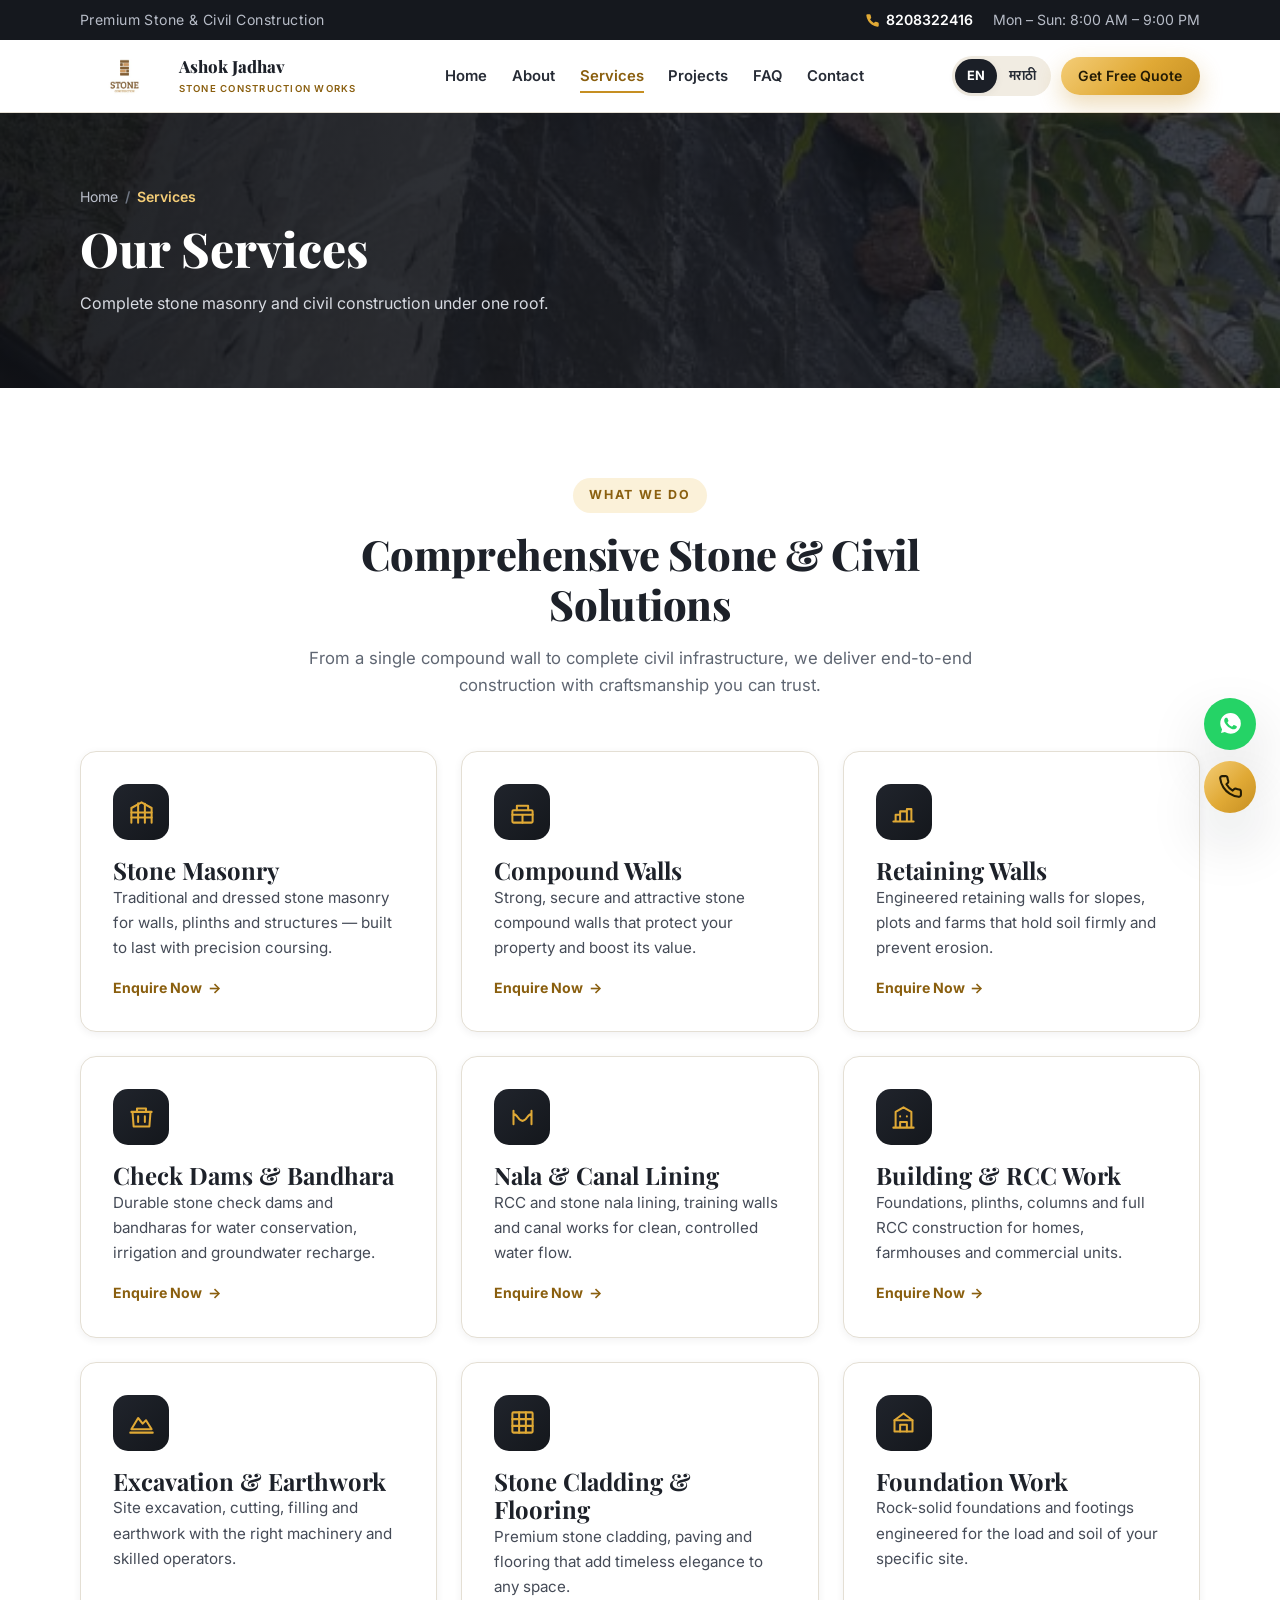
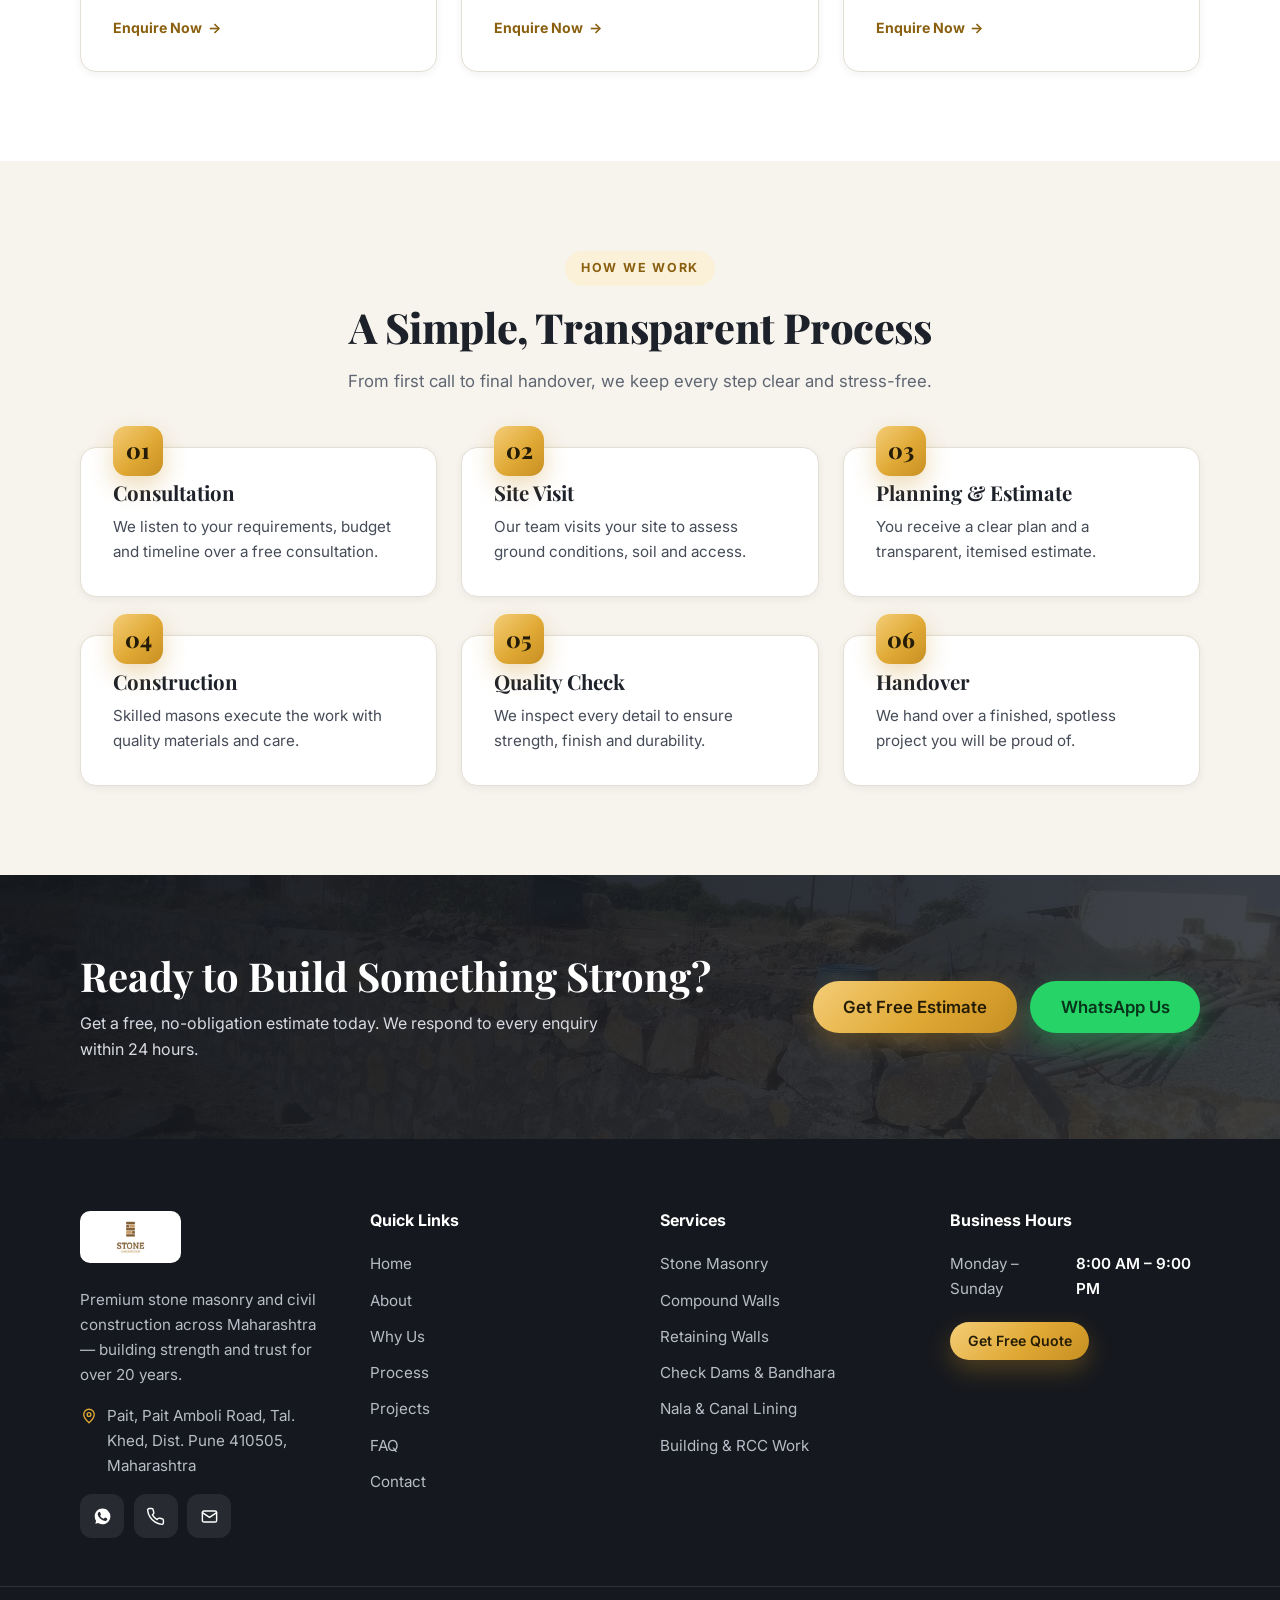
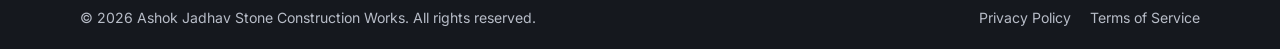
<file: services.html>
<!DOCTYPE html>
<html lang="en">
<head>
<meta charset="UTF-8">
<meta name="viewport" content="width=device-width, initial-scale=1">
<title data-i18n="meta.services.title">Our Services | Stone Masonry, Compound Walls &amp; Civil Works</title>
<meta name="description" data-i18n-attr="content:meta.services.desc" content="Stone masonry, compound and retaining walls, check dams, nala and canal lining, RCC building work, excavation, stone cladding and foundation work across Maharashtra.">
<meta name="author" content="Ashok Jadhav Stone Construction Works">
<meta name="theme-color" content="#1b1f27">
<link rel="canonical" href="https://ashokstoneworks.com/services.html">

<meta property="og:type" content="website">
<meta property="og:site_name" content="Ashok Jadhav Stone Construction Works">
<meta property="og:title" content="Our Services | Ashok Jadhav Stone Construction Works">
<meta property="og:description" content="Stone masonry, compound and retaining walls, check dams, nala lining, RCC work, excavation and foundations across Maharashtra.">
<meta property="og:image" content="https://ashokstoneworks.com/images/masonry-compound-wall.jpg">
<meta property="og:image:secure_url" content="https://ashokstoneworks.com/images/masonry-compound-wall.jpg">
<meta property="og:image:type" content="image/jpeg">
<meta property="og:image:width" content="1280">
<meta property="og:image:height" content="960">
<meta property="og:image:alt" content="Stone masonry and compound wall work by Ashok Jadhav Stone Construction Works">
<meta property="og:url" content="https://ashokstoneworks.com/services.html">
<meta property="og:locale" content="en_IN">
<meta property="og:locale:alternate" content="mr_IN">
<meta name="twitter:card" content="summary_large_image">
<meta name="twitter:title" content="Our Services | Ashok Jadhav Stone Construction Works">
<meta name="twitter:description" content="Stone masonry, compound and retaining walls, check dams, nala lining and RCC work across Maharashtra.">
<meta name="twitter:image" content="https://ashokstoneworks.com/images/masonry-compound-wall.jpg">

<link rel="icon" href="images/favicon.svg" type="image/svg+xml">
<link rel="preconnect" href="https://fonts.googleapis.com">
<link rel="preconnect" href="https://fonts.gstatic.com" crossorigin>
<link href="https://fonts.googleapis.com/css2?family=Playfair+Display:wght@600;700;800&amp;family=Inter:wght@400;500;600;700&amp;family=Mukta:wght@400;500;600;700&amp;display=swap" rel="stylesheet">
<link rel="stylesheet" href="css/styles.css">
<script>document.documentElement.classList.add('js');</script>

<script type="application/ld+json">
{
  "@context": "https://schema.org",
  "@type": "BreadcrumbList",
  "itemListElement": [
    { "@type": "ListItem", "position": 1, "name": "Home", "item": "https://ashokstoneworks.com/" },
    { "@type": "ListItem", "position": 2, "name": "Services", "item": "https://ashokstoneworks.com/services.html" }
  ]
}
</script>
</head>
<body>
<a class="skip-link" href="#main" data-i18n="a11y.skip">Skip to content</a>

<!-- ============ TOP BAR ============ -->
<div class="topbar">
  <div class="container topbar-inner">
    <span class="topbar-tagline" data-i18n="top.tagline">Premium Stone &amp; Civil Construction</span>
    <div class="topbar-right">
      <a class="topbar-link" href="tel:+918208322416">
        <svg viewBox="0 0 24 24" aria-hidden="true"><path d="M22 16.92v3a2 2 0 0 1-2.18 2 19.8 19.8 0 0 1-8.63-3.07 19.5 19.5 0 0 1-6-6A19.8 19.8 0 0 1 2.12 4.18 2 2 0 0 1 4.11 2h3a2 2 0 0 1 2 1.72c.13.96.36 1.9.7 2.81a2 2 0 0 1-.45 2.11L8.09 9.91a16 16 0 0 0 6 6l1.27-1.27a2 2 0 0 1 2.11-.45c.9.34 1.85.57 2.81.7A2 2 0 0 1 22 16.92z"/></svg>
        <span>8208322416</span>
      </a>
      <span class="topbar-hours" data-i18n="top.hours">Mon – Sun: 8:00 AM – 9:00 PM</span>
    </div>
  </div>
</div>

<!-- ============ HEADER / NAV ============ -->
<header class="navbar">
  <nav class="container nav-inner" aria-label="Primary">
    <a class="brand" href="index.html">
      <img class="brand-logo" src="images/logo.jpg" width="500" height="247" alt="Ashok Jadhav Stone Construction Works logo">
      <span class="brand-text">Ashok Jadhav<small>Stone Construction Works</small></span>
    </a>

    <div class="nav-menu" id="navMenu">
      <div class="nav-panel-head">
        <span class="nav-panel-title" data-i18n="nav.menu">Menu</span>
        <button type="button" class="nav-close" id="navClose" aria-label="Close menu" data-i18n-attr="aria-label:nav.close">&times;</button>
      </div>
      <ul class="nav-links">
        <li><a href="index.html" data-i18n="nav.home">Home</a></li>
        <li><a href="about.html" data-i18n="nav.about">About</a></li>
        <li><a href="services.html" aria-current="page" data-i18n="nav.services">Services</a></li>
        <li><a href="projects.html" data-i18n="nav.projects">Projects</a></li>
        <li><a href="faq.html" data-i18n="nav.faq">FAQ</a></li>
        <li><a href="contact.html" data-i18n="nav.contact">Contact</a></li>
      </ul>
      <div class="nav-panel-foot">
        <a class="btn btn-primary btn-block" href="contact.html" data-i18n="nav.quote">Get Free Quote</a>
        <a class="btn btn-dark btn-block" href="tel:+918208322416" data-i18n="nav.call">Call Now</a>
      </div>
    </div>

    <div class="nav-actions">
      <div class="lang-toggle" role="group" aria-label="Language" data-i18n-attr="aria-label:nav.langLabel">
        <button type="button" class="lang-btn" data-lang="en" lang="en" aria-pressed="true">EN</button>
        <button type="button" class="lang-btn" data-lang="mr" lang="mr" aria-pressed="false">मराठी</button>
      </div>
      <a class="btn btn-primary btn-sm nav-cta" href="contact.html" data-i18n="nav.quote">Get Free Quote</a>
      <button type="button" class="menu-toggle" id="menuToggle" aria-label="Menu" aria-expanded="false" aria-controls="navMenu" data-i18n-attr="aria-label:nav.menu">
        <span></span><span></span><span></span>
      </button>
    </div>
  </nav>
</header>

<main id="main">

  <!-- ============ PAGE BANNER ============ -->
  <section class="page-banner">
    <div class="page-banner-bg" style="background-image:url('images/dressed-stone-coping.jpg')"></div>
    <div class="container">
      <nav class="breadcrumb" aria-label="Breadcrumb">
        <ol>
          <li><a href="index.html" data-i18n="breadcrumb.home">Home</a></li>
          <li aria-current="page" data-i18n="nav.services">Services</li>
        </ol>
      </nav>
      <h1 data-i18n="banner.services.title">Our Services</h1>
      <p data-i18n="banner.services.sub">Complete stone masonry and civil construction under one roof.</p>
    </div>
  </section>

  <!-- ============ SERVICES ============ -->
  <section class="section">
    <div class="container">
      <div class="section-header center reveal">
        <span class="section-tag" data-i18n="services.tag">What We Do</span>
        <h2 class="section-title" data-i18n="services.title">Comprehensive Stone &amp; Civil Solutions</h2>
        <p class="section-sub" data-i18n="services.subtitle">From a single compound wall to complete civil infrastructure, we deliver end-to-end construction with craftsmanship you can trust.</p>
      </div>
      <div class="grid-cards">
        <article class="card service-card reveal" id="stone-masonry">
          <span class="card-icon card-icon--dark" aria-hidden="true"><svg viewBox="0 0 24 24"><path d="M3 21V8l9-5 9 5v13"/><path d="M3 12h18M3 16.5h18M9 3.8V21M15 4.2V21"/></svg></span>
          <h2 data-i18n="services.s1.title">Stone Masonry</h2>
          <p data-i18n="services.s1.desc">Traditional and dressed stone masonry for walls, plinths and structures — built to last with precision coursing.</p>
          <a class="service-link" href="contact.html"><span data-i18n="services.enquire">Enquire Now</span> <span aria-hidden="true">&rarr;</span></a>
        </article>
        <article class="card service-card reveal" id="compound-walls">
          <span class="card-icon card-icon--dark" aria-hidden="true"><svg viewBox="0 0 24 24"><rect x="3" y="10" width="18" height="11" rx="1"/><path d="M3 14h18M7 10V6h10v4M12 14v7"/></svg></span>
          <h2 data-i18n="services.s2.title">Compound Walls</h2>
          <p data-i18n="services.s2.desc">Strong, secure and attractive stone compound walls that protect your property and boost its value.</p>
          <a class="service-link" href="contact.html"><span data-i18n="services.enquire">Enquire Now</span> <span aria-hidden="true">&rarr;</span></a>
        </article>
        <article class="card service-card reveal" id="retaining-walls">
          <span class="card-icon card-icon--dark" aria-hidden="true"><svg viewBox="0 0 24 24"><path d="M3 20h18M5 20v-6h4v6M15 20V9h4v11M9 20v-9h6v9"/></svg></span>
          <h2 data-i18n="services.s3.title">Retaining Walls</h2>
          <p data-i18n="services.s3.desc">Engineered retaining walls for slopes, plots and farms that hold soil firmly and prevent erosion.</p>
          <a class="service-link" href="contact.html"><span data-i18n="services.enquire">Enquire Now</span> <span aria-hidden="true">&rarr;</span></a>
        </article>
        <article class="card service-card reveal" id="check-dams">
          <span class="card-icon card-icon--dark" aria-hidden="true"><svg viewBox="0 0 24 24"><path d="M3 7h18M4 7l1 13h14l1-13M8 7V4h8v3M9 11v5M15 11v5"/></svg></span>
          <h2 data-i18n="services.s4.title">Check Dams &amp; Bandhara</h2>
          <p data-i18n="services.s4.desc">Durable stone check dams and bandharas for water conservation, irrigation and groundwater recharge.</p>
          <a class="service-link" href="contact.html"><span data-i18n="services.enquire">Enquire Now</span> <span aria-hidden="true">&rarr;</span></a>
        </article>
        <article class="card service-card reveal" id="nala-lining">
          <span class="card-icon card-icon--dark" aria-hidden="true"><svg viewBox="0 0 24 24"><path d="M4 6v12M20 6v12M4 9c4 0 4 6 8 6s4-6 8-6"/></svg></span>
          <h2 data-i18n="services.s5.title">Nala &amp; Canal Lining</h2>
          <p data-i18n="services.s5.desc">RCC and stone nala lining, training walls and canal works for clean, controlled water flow.</p>
          <a class="service-link" href="contact.html"><span data-i18n="services.enquire">Enquire Now</span> <span aria-hidden="true">&rarr;</span></a>
        </article>
        <article class="card service-card reveal" id="rcc-work">
          <span class="card-icon card-icon--dark" aria-hidden="true"><svg viewBox="0 0 24 24"><path d="M3 21h18M5 21V7l7-4 7 4v14M9 21v-5h6v5M9 11h.01M15 11h.01"/></svg></span>
          <h2 data-i18n="services.s6.title">Building &amp; RCC Work</h2>
          <p data-i18n="services.s6.desc">Foundations, plinths, columns and full RCC construction for homes, farmhouses and commercial units.</p>
          <a class="service-link" href="contact.html"><span data-i18n="services.enquire">Enquire Now</span> <span aria-hidden="true">&rarr;</span></a>
        </article>
        <article class="card service-card reveal" id="excavation">
          <span class="card-icon card-icon--dark" aria-hidden="true"><svg viewBox="0 0 24 24"><path d="M3 18 9 8l4 5 3-3 5 8z"/><path d="M2 21h20"/></svg></span>
          <h2 data-i18n="services.s7.title">Excavation &amp; Earthwork</h2>
          <p data-i18n="services.s7.desc">Site excavation, cutting, filling and earthwork with the right machinery and skilled operators.</p>
          <a class="service-link" href="contact.html"><span data-i18n="services.enquire">Enquire Now</span> <span aria-hidden="true">&rarr;</span></a>
        </article>
        <article class="card service-card reveal" id="stone-cladding">
          <span class="card-icon card-icon--dark" aria-hidden="true"><svg viewBox="0 0 24 24"><rect x="3" y="3" width="18" height="18" rx="1"/><path d="M3 9h18M3 15h18M9 3v18M15 3v18"/></svg></span>
          <h2 data-i18n="services.s8.title">Stone Cladding &amp; Flooring</h2>
          <p data-i18n="services.s8.desc">Premium stone cladding, paving and flooring that add timeless elegance to any space.</p>
          <a class="service-link" href="contact.html"><span data-i18n="services.enquire">Enquire Now</span> <span aria-hidden="true">&rarr;</span></a>
        </article>
        <article class="card service-card reveal" id="foundation-work">
          <span class="card-icon card-icon--dark" aria-hidden="true"><svg viewBox="0 0 24 24"><path d="M4 10h16v10H4z"/><path d="M4 10 12 4l8 6M9 20v-6h6v6"/></svg></span>
          <h2 data-i18n="services.s9.title">Foundation Work</h2>
          <p data-i18n="services.s9.desc">Rock-solid foundations and footings engineered for the load and soil of your specific site.</p>
          <a class="service-link" href="contact.html"><span data-i18n="services.enquire">Enquire Now</span> <span aria-hidden="true">&rarr;</span></a>
        </article>
      </div>
    </div>
  </section>

  <!-- ============ PROCESS ============ -->
  <section class="section alt-bg" id="process">
    <div class="container">
      <div class="section-header center reveal">
        <span class="section-tag" data-i18n="process.tag">How We Work</span>
        <h2 class="section-title" data-i18n="process.title">A Simple, Transparent Process</h2>
        <p class="section-sub" data-i18n="process.subtitle">From first call to final handover, we keep every step clear and stress-free.</p>
      </div>
      <ol class="process-timeline">
        <li class="card process-step reveal">
          <span class="process-num" aria-hidden="true">01</span>
          <h3 data-i18n="process.p1.title">Consultation</h3>
          <p data-i18n="process.p1.desc">We listen to your requirements, budget and timeline over a free consultation.</p>
        </li>
        <li class="card process-step reveal">
          <span class="process-num" aria-hidden="true">02</span>
          <h3 data-i18n="process.p2.title">Site Visit</h3>
          <p data-i18n="process.p2.desc">Our team visits your site to assess ground conditions, soil and access.</p>
        </li>
        <li class="card process-step reveal">
          <span class="process-num" aria-hidden="true">03</span>
          <h3 data-i18n="process.p3.title">Planning &amp; Estimate</h3>
          <p data-i18n="process.p3.desc">You receive a clear plan and a transparent, itemised estimate.</p>
        </li>
        <li class="card process-step reveal">
          <span class="process-num" aria-hidden="true">04</span>
          <h3 data-i18n="process.p4.title">Construction</h3>
          <p data-i18n="process.p4.desc">Skilled masons execute the work with quality materials and care.</p>
        </li>
        <li class="card process-step reveal">
          <span class="process-num" aria-hidden="true">05</span>
          <h3 data-i18n="process.p5.title">Quality Check</h3>
          <p data-i18n="process.p5.desc">We inspect every detail to ensure strength, finish and durability.</p>
        </li>
        <li class="card process-step reveal">
          <span class="process-num" aria-hidden="true">06</span>
          <h3 data-i18n="process.p6.title">Handover</h3>
          <p data-i18n="process.p6.desc">We hand over a finished, spotless project you will be proud of.</p>
        </li>
      </ol>
    </div>
  </section>

  <!-- ============ CTA BAND ============ -->
  <section class="cta-band">
    <div class="cta-band-bg" style="background-image:url('images/masonry-compound-wall.jpg')"></div>
    <div class="container cta-band-inner reveal">
      <div>
        <h2 data-i18n="ctaband.title">Ready to Build Something Strong?</h2>
        <p data-i18n="ctaband.text">Get a free, no-obligation estimate today. We respond to every enquiry within 24 hours.</p>
      </div>
      <div class="cta-band-actions">
        <a class="btn btn-primary btn-lg" href="contact.html" data-i18n="ctaband.btn1">Get Free Estimate</a>
        <a class="btn btn-whatsapp btn-lg" href="https://wa.me/918208322416?text=Hello%20Ashok%20Jadhav%20Stone%20Construction%20Works%2C%20I%20would%20like%20a%20free%20estimate." target="_blank" rel="noopener" data-i18n="ctaband.btn2">WhatsApp Us</a>
      </div>
    </div>
  </section>

</main>

<!-- ============ FOOTER ============ -->
<footer class="footer">
  <div class="container footer-grid">
    <div class="footer-col footer-brand">
      <a class="brand" href="index.html">
        <img class="brand-logo" src="images/logo.jpg" width="500" height="247" alt="Ashok Jadhav Stone Construction Works logo">
      </a>
      <p data-i18n="footer.about">Premium stone masonry and civil construction across Maharashtra — building strength and trust for over 20 years.</p>
      <address class="footer-address">
        <svg viewBox="0 0 24 24" aria-hidden="true"><path d="M12 21s-7-6.3-7-11a7 7 0 0 1 14 0c0 4.7-7 11-7 11z"/><circle cx="12" cy="10" r="2.5"/></svg>
        <a href="https://maps.app.goo.gl/nDCDg11kpNZV83zB9" target="_blank" rel="noopener" data-i18n="contact.info.addressValue">Pait, Pait Amboli Road, Tal. Khed, Dist. Pune 410505, Maharashtra</a>
      </address>
      <div class="footer-social">
        <a href="https://wa.me/918208322416" target="_blank" rel="noopener" aria-label="WhatsApp" data-i18n-attr="aria-label:fab.whatsapp"><svg class="icon-solid" viewBox="0 0 24 24" aria-hidden="true"><path d="M17.47 14.38c-.3-.15-1.76-.87-2.03-.97-.27-.1-.47-.15-.67.15-.2.3-.77.97-.94 1.16-.17.2-.35.22-.64.08-.3-.15-1.26-.47-2.4-1.48-.88-.79-1.48-1.76-1.65-2.06-.17-.3-.02-.46.13-.6.13-.14.3-.35.44-.52.15-.18.2-.3.3-.5.1-.2.05-.37-.02-.52-.08-.15-.67-1.61-.92-2.2-.24-.58-.49-.5-.67-.51h-.57c-.2 0-.52.07-.8.37-.27.3-1.04 1.02-1.04 2.48s1.07 2.88 1.22 3.07c.15.2 2.1 3.2 5.08 4.49.71.3 1.26.49 1.69.62.71.23 1.36.2 1.87.12.57-.09 1.76-.72 2-1.41.25-.7.25-1.29.18-1.41-.08-.13-.27-.2-.57-.35zM12.05 21.8h-.01a9.87 9.87 0 0 1-5.03-1.38l-.36-.21-3.74.98 1-3.65-.24-.37a9.86 9.86 0 0 1-1.51-5.26c0-5.45 4.44-9.88 9.9-9.88 2.64 0 5.12 1.03 6.99 2.9a9.82 9.82 0 0 1 2.89 6.99c0 5.45-4.44 9.88-9.88 9.88z"/></svg></a>
        <a href="tel:+918208322416" aria-label="Call us now" data-i18n-attr="aria-label:fab.call"><svg viewBox="0 0 24 24" aria-hidden="true"><path d="M22 16.92v3a2 2 0 0 1-2.18 2 19.8 19.8 0 0 1-8.63-3.07 19.5 19.5 0 0 1-6-6A19.8 19.8 0 0 1 2.12 4.18 2 2 0 0 1 4.11 2h3a2 2 0 0 1 2 1.72c.13.96.36 1.9.7 2.81a2 2 0 0 1-.45 2.11L8.09 9.91a16 16 0 0 0 6 6l1.27-1.27a2 2 0 0 1 2.11-.45c.9.34 1.85.57 2.81.7A2 2 0 0 1 22 16.92z"/></svg></a>
        <a href="mailto:pashokjadhav8888@gmail.com" aria-label="Email"><svg viewBox="0 0 24 24" aria-hidden="true"><rect x="3" y="5" width="18" height="14" rx="2"/><path d="m3 7 9 6 9-6"/></svg></a>
      </div>
    </div>

    <nav class="footer-col" aria-labelledby="footQuick">
      <h2 id="footQuick" data-i18n="footer.quicklinks">Quick Links</h2>
      <ul>
        <li><a href="index.html" data-i18n="nav.home">Home</a></li>
        <li><a href="about.html" data-i18n="nav.about">About</a></li>
        <li><a href="about.html#why" data-i18n="nav.why">Why Us</a></li>
        <li><a href="services.html#process" data-i18n="nav.process">Process</a></li>
        <li><a href="projects.html" data-i18n="nav.projects">Projects</a></li>
        <li><a href="faq.html" data-i18n="nav.faq">FAQ</a></li>
        <li><a href="contact.html" data-i18n="nav.contact">Contact</a></li>
      </ul>
    </nav>

    <nav class="footer-col" aria-labelledby="footServices">
      <h2 id="footServices" data-i18n="footer.servicesTitle">Services</h2>
      <ul>
        <li><a href="services.html#stone-masonry" data-i18n="services.s1.title">Stone Masonry</a></li>
        <li><a href="services.html#compound-walls" data-i18n="services.s2.title">Compound Walls</a></li>
        <li><a href="services.html#retaining-walls" data-i18n="services.s3.title">Retaining Walls</a></li>
        <li><a href="services.html#check-dams" data-i18n="services.s4.title">Check Dams &amp; Bandhara</a></li>
        <li><a href="services.html#nala-lining" data-i18n="services.s5.title">Nala &amp; Canal Lining</a></li>
        <li><a href="services.html#rcc-work" data-i18n="services.s6.title">Building &amp; RCC Work</a></li>
      </ul>
    </nav>

    <div class="footer-col">
      <h2 data-i18n="footer.hoursTitle">Business Hours</h2>
      <ul class="footer-hours">
        <li><span data-i18n="footer.hoursDays">Monday – Sunday</span><span data-i18n="footer.hoursTime">8:00 AM – 9:00 PM</span></li>
      </ul>
      <a class="btn btn-primary btn-sm" href="contact.html" data-i18n="nav.quote">Get Free Quote</a>
    </div>
  </div>

  <div class="footer-bottom">
    <div class="container footer-bottom-inner">
      <p>&copy; <span id="year">2026</span> <span data-i18n="footer.rights">Ashok Jadhav Stone Construction Works. All rights reserved.</span></p>
      <ul class="footer-legal">
        <li><a href="privacy-policy.html" data-i18n="footer.privacy">Privacy Policy</a></li>
        <li><a href="terms-of-service.html" data-i18n="footer.terms">Terms of Service</a></li>
      </ul>
    </div>
  </div>
</footer>

<!-- ============ FLOATING ACTIONS ============ -->
<div class="fab-stack">
  <a class="fab fab-whatsapp" href="https://wa.me/918208322416?text=Hello%20Ashok%20Jadhav%20Stone%20Construction%20Works%2C%20I%20would%20like%20to%20enquire%20about%20your%20services." target="_blank" rel="noopener" aria-label="Chat on WhatsApp" data-i18n-attr="aria-label:fab.whatsapp">
    <svg viewBox="0 0 24 24" aria-hidden="true"><path d="M17.47 14.38c-.3-.15-1.76-.87-2.03-.97-.27-.1-.47-.15-.67.15-.2.3-.77.97-.94 1.16-.17.2-.35.22-.64.08-.3-.15-1.26-.47-2.4-1.48-.88-.79-1.48-1.76-1.65-2.06-.17-.3-.02-.46.13-.6.13-.14.3-.35.44-.52.15-.18.2-.3.3-.5.1-.2.05-.37-.02-.52-.08-.15-.67-1.61-.92-2.2-.24-.58-.49-.5-.67-.51h-.57c-.2 0-.52.07-.8.37-.27.3-1.04 1.02-1.04 2.48s1.07 2.88 1.22 3.07c.15.2 2.1 3.2 5.08 4.49.71.3 1.26.49 1.69.62.71.23 1.36.2 1.87.12.57-.09 1.76-.72 2-1.41.25-.7.25-1.29.18-1.41-.08-.13-.27-.2-.57-.35zM12.05 21.8h-.01a9.87 9.87 0 0 1-5.03-1.38l-.36-.21-3.74.98 1-3.65-.24-.37a9.86 9.86 0 0 1-1.51-5.26c0-5.45 4.44-9.88 9.9-9.88 2.64 0 5.12 1.03 6.99 2.9a9.82 9.82 0 0 1 2.89 6.99c0 5.45-4.44 9.88-9.88 9.88z"/></svg>
  </a>
  <a class="fab fab-call" href="tel:+918208322416" aria-label="Call us now" data-i18n-attr="aria-label:fab.call">
    <svg viewBox="0 0 24 24" aria-hidden="true"><path d="M22 16.92v3a2 2 0 0 1-2.18 2 19.8 19.8 0 0 1-8.63-3.07 19.5 19.5 0 0 1-6-6A19.8 19.8 0 0 1 2.12 4.18 2 2 0 0 1 4.11 2h3a2 2 0 0 1 2 1.72c.13.96.36 1.9.7 2.81a2 2 0 0 1-.45 2.11L8.09 9.91a16 16 0 0 0 6 6l1.27-1.27a2 2 0 0 1 2.11-.45c.9.34 1.85.57 2.81.7A2 2 0 0 1 22 16.92z"/></svg>
  </a>
  <button type="button" class="fab fab-top" id="backTop" aria-label="Back to top" data-i18n-attr="aria-label:fab.top">
    <svg viewBox="0 0 24 24" aria-hidden="true"><path d="M12 19V5M5 12l7-7 7 7"/></svg>
  </button>
</div>

<script src="js/translations.js" defer></script>
<script src="js/main.js" defer></script>
</body>
</html>
</file>
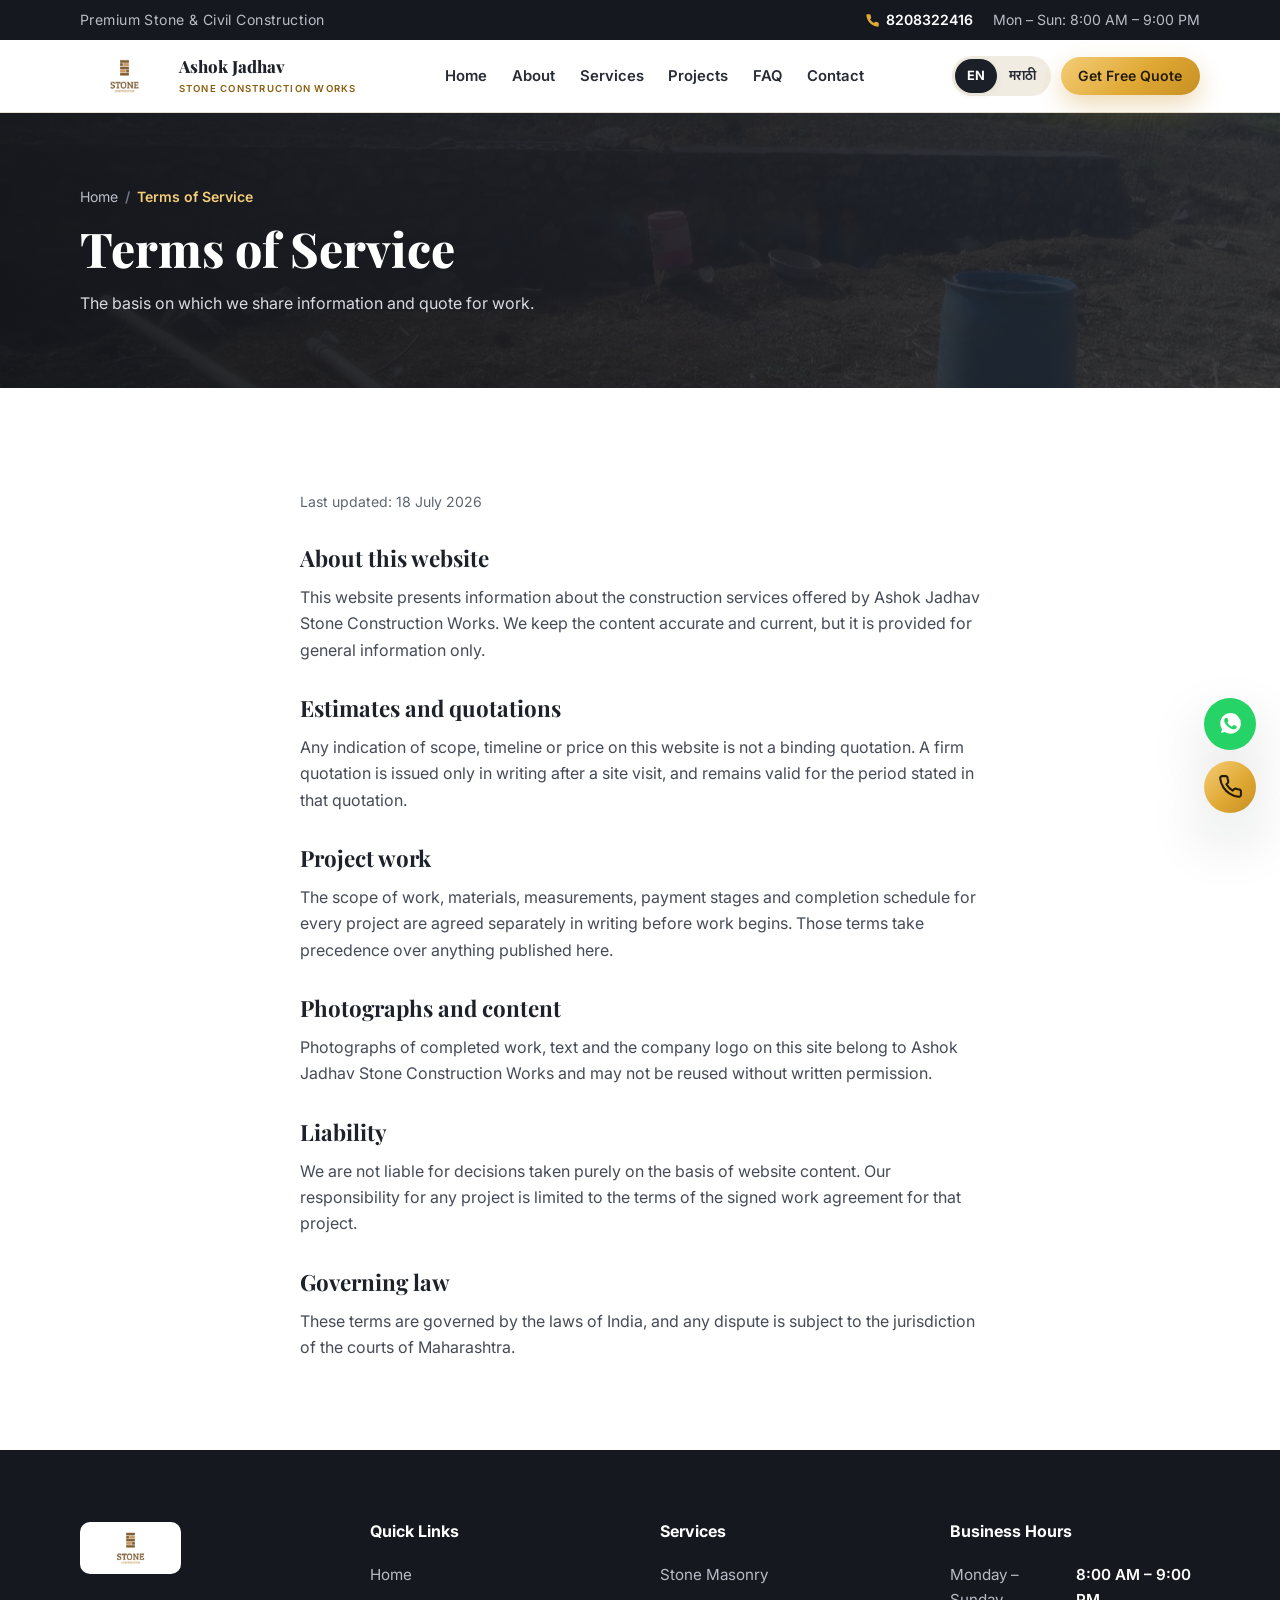
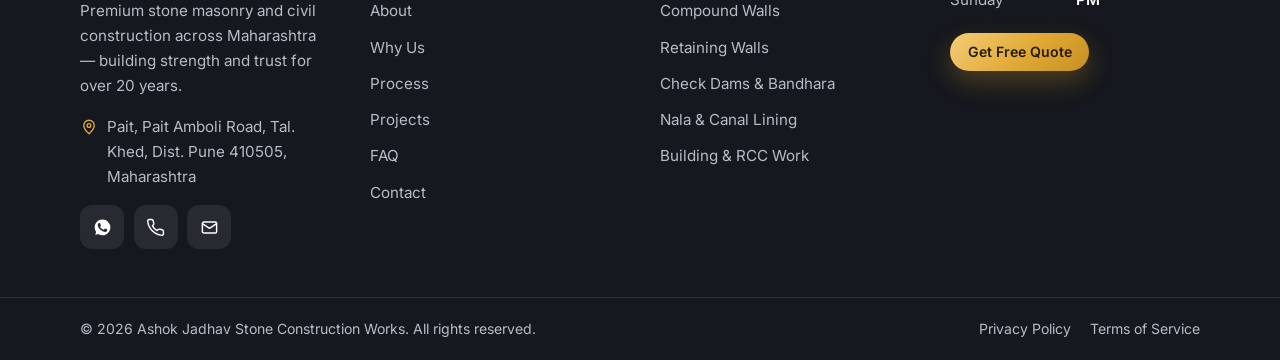
<file: terms-of-service.html>
<!DOCTYPE html>
<html lang="en">
<head>
<meta charset="UTF-8">
<meta name="viewport" content="width=device-width, initial-scale=1">
<title>Terms of Service | Ashok Jadhav Stone Construction Works</title>
<meta name="description" content="The terms on which Ashok Jadhav Stone Construction Works publishes information, issues estimates and carries out construction work.">
<meta name="theme-color" content="#1b1f27">
<link rel="canonical" href="https://ashokstoneworks.com/terms-of-service.html">
<meta name="robots" content="index, follow">
<meta property="og:type" content="website">
<meta property="og:site_name" content="Ashok Jadhav Stone Construction Works">
<meta property="og:url" content="https://ashokstoneworks.com/terms-of-service.html">
<meta property="og:title" content="Terms of Service | Ashok Jadhav Stone Construction Works">
<meta property="og:description" content="The terms on which we publish information, issue estimates and carry out construction work.">
<meta property="og:image" content="https://ashokstoneworks.com/images/hero-stone-feature.jpg">
<meta property="og:image:type" content="image/jpeg">
<meta property="og:image:width" content="1280">
<meta property="og:image:height" content="576">
<link rel="icon" href="images/favicon.svg" type="image/svg+xml">
<link rel="preconnect" href="https://fonts.googleapis.com">
<link rel="preconnect" href="https://fonts.gstatic.com" crossorigin>
<link href="https://fonts.googleapis.com/css2?family=Playfair+Display:wght@600;700;800&amp;family=Inter:wght@400;500;600;700&amp;family=Mukta:wght@400;500;600;700&amp;display=swap" rel="stylesheet">
<link rel="stylesheet" href="css/styles.css">
<script>document.documentElement.classList.add('js');</script>
</head>
<body>
<a class="skip-link" href="#main" data-i18n="a11y.skip">Skip to content</a>

<!-- ============ TOP BAR ============ -->
<div class="topbar">
  <div class="container topbar-inner">
    <span class="topbar-tagline" data-i18n="top.tagline">Premium Stone &amp; Civil Construction</span>
    <div class="topbar-right">
      <a class="topbar-link" href="tel:+918208322416">
        <svg viewBox="0 0 24 24" aria-hidden="true"><path d="M22 16.92v3a2 2 0 0 1-2.18 2 19.8 19.8 0 0 1-8.63-3.07 19.5 19.5 0 0 1-6-6A19.8 19.8 0 0 1 2.12 4.18 2 2 0 0 1 4.11 2h3a2 2 0 0 1 2 1.72c.13.96.36 1.9.7 2.81a2 2 0 0 1-.45 2.11L8.09 9.91a16 16 0 0 0 6 6l1.27-1.27a2 2 0 0 1 2.11-.45c.9.34 1.85.57 2.81.7A2 2 0 0 1 22 16.92z"/></svg>
        <span>8208322416</span>
      </a>
      <span class="topbar-hours" data-i18n="top.hours">Mon – Sun: 8:00 AM – 9:00 PM</span>
    </div>
  </div>
</div>

<!-- ============ HEADER / NAV ============ -->
<header class="navbar">
  <nav class="container nav-inner" aria-label="Primary">
    <a class="brand" href="index.html">
      <img class="brand-logo" src="images/logo.jpg" width="500" height="247" alt="Ashok Jadhav Stone Construction Works logo">
      <span class="brand-text">Ashok Jadhav<small>Stone Construction Works</small></span>
    </a>

    <div class="nav-menu" id="navMenu">
      <div class="nav-panel-head">
        <span class="nav-panel-title" data-i18n="nav.menu">Menu</span>
        <button type="button" class="nav-close" id="navClose" aria-label="Close menu" data-i18n-attr="aria-label:nav.close">&times;</button>
      </div>
      <ul class="nav-links">
        <li><a href="index.html" data-i18n="nav.home">Home</a></li>
        <li><a href="about.html" data-i18n="nav.about">About</a></li>
        <li><a href="services.html" data-i18n="nav.services">Services</a></li>
        <li><a href="projects.html" data-i18n="nav.projects">Projects</a></li>
        <li><a href="faq.html" data-i18n="nav.faq">FAQ</a></li>
        <li><a href="contact.html" data-i18n="nav.contact">Contact</a></li>
      </ul>
      <div class="nav-panel-foot">
        <a class="btn btn-primary btn-block" href="contact.html" data-i18n="nav.quote">Get Free Quote</a>
        <a class="btn btn-dark btn-block" href="tel:+918208322416" data-i18n="nav.call">Call Now</a>
      </div>
    </div>

    <div class="nav-actions">
      <div class="lang-toggle" role="group" aria-label="Language" data-i18n-attr="aria-label:nav.langLabel">
        <button type="button" class="lang-btn" data-lang="en" lang="en" aria-pressed="true">EN</button>
        <button type="button" class="lang-btn" data-lang="mr" lang="mr" aria-pressed="false">मराठी</button>
      </div>
      <a class="btn btn-primary btn-sm nav-cta" href="contact.html" data-i18n="nav.quote">Get Free Quote</a>
      <button type="button" class="menu-toggle" id="menuToggle" aria-label="Menu" aria-expanded="false" aria-controls="navMenu" data-i18n-attr="aria-label:nav.menu">
        <span></span><span></span><span></span>
      </button>
    </div>
  </nav>
</header>

<main id="main">

  <section class="page-banner">
    <div class="page-banner-bg" style="background-image:url('images/retaining-wall-hills.jpg')"></div>
    <div class="container">
      <nav class="breadcrumb" aria-label="Breadcrumb">
        <ol>
          <li><a href="index.html" data-i18n="breadcrumb.home">Home</a></li>
          <li aria-current="page" data-i18n="footer.terms">Terms of Service</li>
        </ol>
      </nav>
      <h1 data-i18n="banner.terms.title">Terms of Service</h1>
      <p data-i18n="banner.terms.sub">The basis on which we share information and quote for work.</p>
    </div>
  </section>

  <section class="section">
    <div class="container prose">
      <p class="updated" data-i18n="terms.updated">Last updated: 18 July 2026</p>

      <h2 data-i18n="terms.h1">About this website</h2>
      <p data-i18n="terms.p1">This website presents information about the construction services offered by Ashok Jadhav Stone Construction Works. We keep the content accurate and current, but it is provided for general information only.</p>

      <h2 data-i18n="terms.h2">Estimates and quotations</h2>
      <p data-i18n="terms.p2">Any indication of scope, timeline or price on this website is not a binding quotation. A firm quotation is issued only in writing after a site visit, and remains valid for the period stated in that quotation.</p>

      <h2 data-i18n="terms.h3">Project work</h2>
      <p data-i18n="terms.p3">The scope of work, materials, measurements, payment stages and completion schedule for every project are agreed separately in writing before work begins. Those terms take precedence over anything published here.</p>

      <h2 data-i18n="terms.h4">Photographs and content</h2>
      <p data-i18n="terms.p4">Photographs of completed work, text and the company logo on this site belong to Ashok Jadhav Stone Construction Works and may not be reused without written permission.</p>

      <h2 data-i18n="terms.h5">Liability</h2>
      <p data-i18n="terms.p5">We are not liable for decisions taken purely on the basis of website content. Our responsibility for any project is limited to the terms of the signed work agreement for that project.</p>

      <h2 data-i18n="terms.h6">Governing law</h2>
      <p data-i18n="terms.p6">These terms are governed by the laws of India, and any dispute is subject to the jurisdiction of the courts of Maharashtra.</p>
    </div>
  </section>

</main>

<!-- ============ FOOTER ============ -->
<footer class="footer">
  <div class="container footer-grid">
    <div class="footer-col footer-brand">
      <a class="brand" href="index.html">
        <img class="brand-logo" src="images/logo.jpg" width="500" height="247" alt="Ashok Jadhav Stone Construction Works logo">
      </a>
      <p data-i18n="footer.about">Premium stone masonry and civil construction across Maharashtra — building strength and trust for over 20 years.</p>
      <address class="footer-address">
        <svg viewBox="0 0 24 24" aria-hidden="true"><path d="M12 21s-7-6.3-7-11a7 7 0 0 1 14 0c0 4.7-7 11-7 11z"/><circle cx="12" cy="10" r="2.5"/></svg>
        <a href="https://maps.app.goo.gl/nDCDg11kpNZV83zB9" target="_blank" rel="noopener" data-i18n="contact.info.addressValue">Pait, Pait Amboli Road, Tal. Khed, Dist. Pune 410505, Maharashtra</a>
      </address>
      <div class="footer-social">
        <a href="https://wa.me/918208322416" target="_blank" rel="noopener" aria-label="WhatsApp" data-i18n-attr="aria-label:fab.whatsapp"><svg class="icon-solid" viewBox="0 0 24 24" aria-hidden="true"><path d="M17.47 14.38c-.3-.15-1.76-.87-2.03-.97-.27-.1-.47-.15-.67.15-.2.3-.77.97-.94 1.16-.17.2-.35.22-.64.08-.3-.15-1.26-.47-2.4-1.48-.88-.79-1.48-1.76-1.65-2.06-.17-.3-.02-.46.13-.6.13-.14.3-.35.44-.52.15-.18.2-.3.3-.5.1-.2.05-.37-.02-.52-.08-.15-.67-1.61-.92-2.2-.24-.58-.49-.5-.67-.51h-.57c-.2 0-.52.07-.8.37-.27.3-1.04 1.02-1.04 2.48s1.07 2.88 1.22 3.07c.15.2 2.1 3.2 5.08 4.49.71.3 1.26.49 1.69.62.71.23 1.36.2 1.87.12.57-.09 1.76-.72 2-1.41.25-.7.25-1.29.18-1.41-.08-.13-.27-.2-.57-.35zM12.05 21.8h-.01a9.87 9.87 0 0 1-5.03-1.38l-.36-.21-3.74.98 1-3.65-.24-.37a9.86 9.86 0 0 1-1.51-5.26c0-5.45 4.44-9.88 9.9-9.88 2.64 0 5.12 1.03 6.99 2.9a9.82 9.82 0 0 1 2.89 6.99c0 5.45-4.44 9.88-9.88 9.88z"/></svg></a>
        <a href="tel:+918208322416" aria-label="Call us now" data-i18n-attr="aria-label:fab.call"><svg viewBox="0 0 24 24" aria-hidden="true"><path d="M22 16.92v3a2 2 0 0 1-2.18 2 19.8 19.8 0 0 1-8.63-3.07 19.5 19.5 0 0 1-6-6A19.8 19.8 0 0 1 2.12 4.18 2 2 0 0 1 4.11 2h3a2 2 0 0 1 2 1.72c.13.96.36 1.9.7 2.81a2 2 0 0 1-.45 2.11L8.09 9.91a16 16 0 0 0 6 6l1.27-1.27a2 2 0 0 1 2.11-.45c.9.34 1.85.57 2.81.7A2 2 0 0 1 22 16.92z"/></svg></a>
        <a href="mailto:pashokjadhav8888@gmail.com" aria-label="Email"><svg viewBox="0 0 24 24" aria-hidden="true"><rect x="3" y="5" width="18" height="14" rx="2"/><path d="m3 7 9 6 9-6"/></svg></a>
      </div>
    </div>

    <nav class="footer-col" aria-labelledby="footQuick">
      <h2 id="footQuick" data-i18n="footer.quicklinks">Quick Links</h2>
      <ul>
        <li><a href="index.html" data-i18n="nav.home">Home</a></li>
        <li><a href="about.html" data-i18n="nav.about">About</a></li>
        <li><a href="about.html#why" data-i18n="nav.why">Why Us</a></li>
        <li><a href="services.html#process" data-i18n="nav.process">Process</a></li>
        <li><a href="projects.html" data-i18n="nav.projects">Projects</a></li>
        <li><a href="faq.html" data-i18n="nav.faq">FAQ</a></li>
        <li><a href="contact.html" data-i18n="nav.contact">Contact</a></li>
      </ul>
    </nav>

    <nav class="footer-col" aria-labelledby="footServices">
      <h2 id="footServices" data-i18n="footer.servicesTitle">Services</h2>
      <ul>
        <li><a href="services.html#stone-masonry" data-i18n="services.s1.title">Stone Masonry</a></li>
        <li><a href="services.html#compound-walls" data-i18n="services.s2.title">Compound Walls</a></li>
        <li><a href="services.html#retaining-walls" data-i18n="services.s3.title">Retaining Walls</a></li>
        <li><a href="services.html#check-dams" data-i18n="services.s4.title">Check Dams &amp; Bandhara</a></li>
        <li><a href="services.html#nala-lining" data-i18n="services.s5.title">Nala &amp; Canal Lining</a></li>
        <li><a href="services.html#rcc-work" data-i18n="services.s6.title">Building &amp; RCC Work</a></li>
      </ul>
    </nav>

    <div class="footer-col">
      <h2 data-i18n="footer.hoursTitle">Business Hours</h2>
      <ul class="footer-hours">
        <li><span data-i18n="footer.hoursDays">Monday – Sunday</span><span data-i18n="footer.hoursTime">8:00 AM – 9:00 PM</span></li>
      </ul>
      <a class="btn btn-primary btn-sm" href="contact.html" data-i18n="nav.quote">Get Free Quote</a>
    </div>
  </div>

  <div class="footer-bottom">
    <div class="container footer-bottom-inner">
      <p>&copy; <span id="year">2026</span> <span data-i18n="footer.rights">Ashok Jadhav Stone Construction Works. All rights reserved.</span></p>
      <ul class="footer-legal">
        <li><a href="privacy-policy.html" data-i18n="footer.privacy">Privacy Policy</a></li>
        <li><a href="terms-of-service.html" data-i18n="footer.terms">Terms of Service</a></li>
      </ul>
    </div>
  </div>
</footer>

<div class="fab-stack">
  <a class="fab fab-whatsapp" href="https://wa.me/918208322416?text=Hello%20Ashok%20Jadhav%20Stone%20Construction%20Works%2C%20I%20would%20like%20to%20enquire%20about%20your%20services." target="_blank" rel="noopener" aria-label="Chat on WhatsApp" data-i18n-attr="aria-label:fab.whatsapp">
    <svg viewBox="0 0 24 24" aria-hidden="true"><path d="M17.47 14.38c-.3-.15-1.76-.87-2.03-.97-.27-.1-.47-.15-.67.15-.2.3-.77.97-.94 1.16-.17.2-.35.22-.64.08-.3-.15-1.26-.47-2.4-1.48-.88-.79-1.48-1.76-1.65-2.06-.17-.3-.02-.46.13-.6.13-.14.3-.35.44-.52.15-.18.2-.3.3-.5.1-.2.05-.37-.02-.52-.08-.15-.67-1.61-.92-2.2-.24-.58-.49-.5-.67-.51h-.57c-.2 0-.52.07-.8.37-.27.3-1.04 1.02-1.04 2.48s1.07 2.88 1.22 3.07c.15.2 2.1 3.2 5.08 4.49.71.3 1.26.49 1.69.62.71.23 1.36.2 1.87.12.57-.09 1.76-.72 2-1.41.25-.7.25-1.29.18-1.41-.08-.13-.27-.2-.57-.35zM12.05 21.8h-.01a9.87 9.87 0 0 1-5.03-1.38l-.36-.21-3.74.98 1-3.65-.24-.37a9.86 9.86 0 0 1-1.51-5.26c0-5.45 4.44-9.88 9.9-9.88 2.64 0 5.12 1.03 6.99 2.9a9.82 9.82 0 0 1 2.89 6.99c0 5.45-4.44 9.88-9.88 9.88z"/></svg>
  </a>
  <a class="fab fab-call" href="tel:+918208322416" aria-label="Call us now" data-i18n-attr="aria-label:fab.call">
    <svg viewBox="0 0 24 24" aria-hidden="true"><path d="M22 16.92v3a2 2 0 0 1-2.18 2 19.8 19.8 0 0 1-8.63-3.07 19.5 19.5 0 0 1-6-6A19.8 19.8 0 0 1 2.12 4.18 2 2 0 0 1 4.11 2h3a2 2 0 0 1 2 1.72c.13.96.36 1.9.7 2.81a2 2 0 0 1-.45 2.11L8.09 9.91a16 16 0 0 0 6 6l1.27-1.27a2 2 0 0 1 2.11-.45c.9.34 1.85.57 2.81.7A2 2 0 0 1 22 16.92z"/></svg>
  </a>
  <button type="button" class="fab fab-top" id="backTop" aria-label="Back to top" data-i18n-attr="aria-label:fab.top">
    <svg viewBox="0 0 24 24" aria-hidden="true"><path d="M12 19V5M5 12l7-7 7 7"/></svg>
  </button>
</div>

<script src="js/translations.js" defer></script>
<script src="js/main.js" defer></script>
</body>
</html>
</file>
<file: css/styles.css>
/* =========================================================
   Ashok Jadhav Stone Construction Works — design system
   ---------------------------------------------------------
   1.  Design tokens
   2.  Reset & base elements
   3.  Layout primitives (container, section, grids)
   4.  Buttons
   5.  Header: topbar, navbar, mobile menu, language toggle
   6.  Hero & page banner
   7.  Content blocks (stats, about, cards, process, gallery)
   8.  Testimonials
   9.  CTA band, FAQ, contact, map
   10. Footer & floating buttons
   11. Lightbox
   12. Motion, language tweaks, responsive overrides
   ========================================================= */

/* ============ 1. Design tokens ============ */
:root {
    /* Brand */
    --stone-900: #15181e;
    --stone-800: #1b1f27;
    --stone-700: #262b35;

    --amber: #e0a935;
    --amber-dark: #c68f22;
    --amber-light: #f4cd77;
    --amber-soft: #fbf1d9;
    /* Accessible amber for text on light backgrounds (>= 4.5:1) */
    --amber-ink: #8a5f0f;

    --whatsapp: #25d366;
    --whatsapp-ink: #06331a;
    --danger: #c62f2f;
    --success-bg: #e8f7ee;
    --success-ink: #16603a;
    --success-line: #bfe6cd;

    /* Surfaces & text */
    --paper: #ffffff;
    --cream: #f7f4ee;
    --cream-2: #f1ece2;
    --ink: #1d2129;
    --body: #454b57;
    --muted: #5f6672;
    --line: #e4dfd4;
    --on-dark: #eef0f3;
    --on-dark-muted: #b7bcc7;

    --grad-amber: linear-gradient(135deg, #f4cd77 0%, #e0a935 55%, #c68f22 100%);
    --grad-dark: linear-gradient(135deg, #20242c 0%, #14171c 100%);

    /* Elevation */
    --shadow-sm: 0 2px 8px rgba(21, 24, 30, .06);
    --shadow-md: 0 12px 30px rgba(21, 24, 30, .10);
    --shadow-lg: 0 26px 60px rgba(21, 24, 30, .16);
    --shadow-amber: 0 10px 24px rgba(198, 143, 34, .32);

    /* Radii */
    --r-sm: 10px;
    --r-md: 16px;
    --r-lg: 24px;
    --r-pill: 999px;

    /* Spacing scale */
    --s-1: .25rem;
    --s-2: .5rem;
    --s-3: .75rem;
    --s-4: 1rem;
    --s-5: 1.5rem;
    --s-6: 2rem;
    --s-7: 2.5rem;
    --s-8: 3rem;
    --section-y: clamp(3.5rem, 7vw, 6rem);
    --gap-card: clamp(1rem, 2vw, 1.5rem);

    /* Type scale */
    --font-head: "Playfair Display", "Mukta", Georgia, serif;
    --font-body: "Inter", "Mukta", system-ui, -apple-system, "Segoe UI", sans-serif;
    --fs-xs: .78rem;
    --fs-sm: .88rem;
    --fs-md: .95rem;
    --fs-lg: 1.05rem;
    --h1: clamp(2.05rem, 5.4vw, 3.9rem);
    --h2: clamp(1.65rem, 3.6vw, 2.6rem);
    --h3: clamp(1.15rem, 1.6vw, 1.3rem);

    /* Structure */
    --container: 1200px;
    --container-pad: clamp(1.1rem, 4vw, 2.5rem);
    --nav-h: 72px;
    --topbar-h: 40px;
    --header-h: calc(var(--nav-h) + var(--topbar-h));
    --tap: 44px;

    --ease: cubic-bezier(.22, .61, .36, 1);
}

/* ============ 2. Reset & base ============ */
*,
*::before,
*::after { box-sizing: border-box; margin: 0; padding: 0; }

html {
    scroll-behavior: smooth;
    -webkit-text-size-adjust: 100%;
    scroll-padding-top: calc(var(--nav-h) + 1rem);
}

body {
    font-family: var(--font-body);
    color: var(--body);
    background: var(--paper);
    font-size: 1rem;
    line-height: 1.65;
    overflow-x: hidden;
    -webkit-font-smoothing: antialiased;
}

img,
svg,
iframe { display: block; max-width: 100%; }
img { height: auto; }

a { color: inherit; text-decoration: none; }
/* Every ordered list here supplies its own markers (breadcrumb slashes,
   numbered process badges), so default counters would double up. */
ul, ol { list-style: none; }

button {
    font: inherit;
    color: inherit;
    background: none;
    border: none;
    cursor: pointer;
}

input,
select,
textarea { font-family: inherit; font-size: 1rem; }

h1, h2, h3, h4 {
    font-family: var(--font-head);
    color: var(--ink);
    line-height: 1.2;
    font-weight: 700;
    /* Long Marathi compounds must never punch out of their card */
    overflow-wrap: break-word;
}

:focus-visible {
    outline: 3px solid var(--amber-dark);
    outline-offset: 2px;
    border-radius: 4px;
}

[hidden] { display: none !important; }

.skip-link {
    position: absolute;
    left: 12px;
    top: -80px;
    z-index: 2000;
    background: var(--stone-800);
    color: #fff;
    padding: .75rem 1.1rem;
    border-radius: 8px;
    transition: top .2s var(--ease);
}
.skip-link:focus { top: 12px; }

.visually-hidden {
    position: absolute;
    width: 1px;
    height: 1px;
    margin: -1px;
    padding: 0;
    overflow: hidden;
    clip: rect(0 0 0 0);
    white-space: nowrap;
    border: 0;
}

/* ============ 3. Layout primitives ============ */
.container {
    width: 100%;
    max-width: var(--container);
    margin-inline: auto;
    padding-inline: var(--container-pad);
}

.section { padding-block: var(--section-y); }
.section--tight { padding-block: clamp(2.5rem, 5vw, 4rem); }
.alt-bg { background: var(--cream); }
.center { text-align: center; }

.section-header {
    max-width: 720px;
    margin-bottom: clamp(2.25rem, 4vw, 3.25rem);
}
.section-header.center { margin-inline: auto; text-align: center; }

.section-tag {
    display: inline-block;
    font-weight: 700;
    font-size: var(--fs-xs);
    letter-spacing: .14em;
    text-transform: uppercase;
    color: var(--amber-ink);
    background: var(--amber-soft);
    padding: .45rem 1rem;
    border-radius: var(--r-pill);
    margin-bottom: var(--s-4);
}

.section-title { font-size: var(--h2); font-weight: 800; letter-spacing: -.01em; }
.section-sub { margin-top: var(--s-4); font-size: var(--fs-lg); color: var(--muted); }
.lead { font-size: 1.12rem; color: var(--ink); font-weight: 500; }

/* Auto-fitting card grids: responsive without breakpoint hacks.
   min() keeps a single column from overflowing narrow phones. */
.grid-cards {
    display: grid;
    gap: var(--gap-card);
    grid-template-columns: repeat(auto-fit, minmax(min(100%, 270px), 1fr));
}
.grid-cards--wide { grid-template-columns: repeat(auto-fit, minmax(min(100%, 320px), 1fr)); }

/* ============ 4. Buttons ============ */
.btn {
    display: inline-flex;
    align-items: center;
    justify-content: center;
    gap: var(--s-2);
    min-height: var(--tap);
    padding: .8rem 1.5rem;
    border-radius: var(--r-pill);
    font-weight: 600;
    font-size: .98rem;
    line-height: 1.2;
    text-align: center;
    transition: transform .25s var(--ease), box-shadow .25s var(--ease),
                background .25s var(--ease), color .25s var(--ease);
}
.btn:active { transform: translateY(1px); }
.btn-sm { min-height: 38px; padding: .55rem 1.1rem; font-size: var(--fs-sm); }
.btn-lg { padding: 1rem 1.9rem; font-size: var(--fs-lg); }
.btn-block { width: 100%; }

.btn-primary { background: var(--grad-amber); color: #241c05; box-shadow: var(--shadow-amber); }
.btn-primary:hover { transform: translateY(-3px); box-shadow: 0 16px 32px rgba(198, 143, 34, .42); }

.btn-dark { background: var(--stone-800); color: #fff; }
.btn-dark:hover { transform: translateY(-3px); background: var(--stone-700); }

.btn-ghost {
    background: rgba(255, 255, 255, .14);
    color: #fff;
    border: 1px solid rgba(255, 255, 255, .3);
}
.btn-ghost:hover { background: rgba(255, 255, 255, .24); transform: translateY(-3px); }

.btn-outline { background: transparent; color: #fff; border: 1.5px solid rgba(255, 255, 255, .6); }
.btn-outline:hover { background: #fff; color: var(--stone-800); transform: translateY(-3px); }

.btn-whatsapp { background: var(--whatsapp); color: var(--whatsapp-ink); box-shadow: 0 10px 24px rgba(37, 211, 102, .35); }
.btn-whatsapp:hover { transform: translateY(-3px); box-shadow: 0 16px 32px rgba(37, 211, 102, .45); }

/* ============ 5. Header ============ */
.topbar {
    background: var(--stone-900);
    color: var(--on-dark-muted);
    font-size: var(--fs-sm);
}
.topbar-inner {
    display: flex;
    align-items: center;
    justify-content: space-between;
    gap: var(--s-4);
    min-height: var(--topbar-h);
}
.topbar-tagline {
    min-width: 0;
    flex: 0 1 auto;
    overflow: hidden;
    text-overflow: ellipsis;
    white-space: nowrap;
    letter-spacing: .03em;
}
.topbar-right { display: flex; align-items: center; gap: 1.25rem; flex-shrink: 0; }
.topbar-link { display: inline-flex; align-items: center; gap: .4rem; font-weight: 600; color: #fff; }
.topbar-link svg { width: 15px; height: 15px; fill: var(--amber); }
.topbar-link:hover { color: var(--amber-light); }

.navbar {
    position: sticky;
    top: 0;
    z-index: 1000;
    background: rgba(255, 255, 255, .92);
    -webkit-backdrop-filter: blur(14px);
    backdrop-filter: blur(14px);
    border-bottom: 1px solid var(--line);
    transition: box-shadow .3s var(--ease), background .3s var(--ease);
}
.navbar.scrolled { background: rgba(255, 255, 255, .98); box-shadow: var(--shadow-md); }
.nav-inner {
    display: flex;
    align-items: center;
    justify-content: space-between;
    gap: var(--s-3);
    min-height: var(--nav-h);
}

/* Brand */
.brand { display: inline-flex; align-items: center; gap: .6rem; min-width: 0; }
.brand-logo {
    width: auto;
    height: 44px;
    max-width: 96px;
    object-fit: contain;
    flex-shrink: 0;
}
.brand-text {
    display: flex;
    flex-direction: column;
    gap: .42rem;
    min-width: 0;
    font-family: var(--font-head);
    font-weight: 800;
    font-size: 1.05rem;
    line-height: 1.15;
    color: var(--ink);
}
.brand-text small {
    font-family: var(--font-body);
    font-weight: 600;
    font-size: .6rem;
    line-height: 1.3;
    letter-spacing: .13em;
    text-transform: uppercase;
    color: var(--amber-ink);
}

/* Desktop nav links */
.nav-links { display: flex; align-items: center; gap: .15rem; }
.nav-links > li { position: relative; }
.nav-links > li > a {
    position: relative;
    display: block;
    padding: .55rem .7rem;
    border-radius: 8px;
    font-weight: 600;
    font-size: .93rem;
    color: var(--stone-700);
    transition: color .2s var(--ease), background .2s var(--ease);
}
.nav-links > li > a::after {
    content: "";
    position: absolute;
    left: .7rem;
    right: .7rem;
    bottom: .25rem;
    height: 2px;
    background: var(--amber-dark);
    transform: scaleX(0);
    transform-origin: left;
    transition: transform .25s var(--ease);
}
.nav-links > li > a:hover { color: var(--ink); }
.nav-links > li > a:hover::after,
.nav-links > li > a[aria-current="page"]::after { transform: scaleX(1); }
.nav-links > li > a[aria-current="page"] { color: var(--amber-ink); }

.nav-actions { display: flex; align-items: center; gap: .6rem; flex-shrink: 0; }

/* Language toggle */
.lang-toggle {
    display: inline-flex;
    background: var(--cream-2);
    border-radius: var(--r-pill);
    padding: 3px;
    flex-shrink: 0;
}
.lang-btn {
    min-height: 34px;
    padding: .3rem .75rem;
    border-radius: var(--r-pill);
    font-size: .8rem;
    font-weight: 700;
    color: var(--stone-700);
    transition: background .2s var(--ease), color .2s var(--ease);
}
.lang-btn[aria-pressed="true"] { background: var(--stone-800); color: #fff; box-shadow: var(--shadow-sm); }

/* Touch devices need bigger hit areas than the compact desktop bar provides. */
@media (pointer: coarse) {
    .lang-btn { min-height: 40px; min-width: 44px; }
    .topbar-link { min-height: 40px; }
}

/* Hamburger */
.menu-toggle {
    display: none;
    position: relative;
    z-index: 1101;
    width: var(--tap);
    height: var(--tap);
    border-radius: 10px;
    flex-direction: column;
    align-items: center;
    justify-content: center;
    gap: 5px;
    flex-shrink: 0;
}
.menu-toggle span {
    width: 24px;
    height: 2px;
    border-radius: 2px;
    background: var(--ink);
    transition: transform .3s var(--ease), opacity .2s var(--ease);
}
/* When the slide-in panel is open it already has its own close control.
   Morphing the hamburger into a second X left two competing close icons. */
body.nav-open .menu-toggle {
    visibility: hidden;
    pointer-events: none;
}

/* On desktop the panel is just a wrapper around the link row;
   its head/foot chrome only exists for the mobile slide-in. */
.nav-menu { display: flex; align-items: center; min-width: 0; }
.nav-panel-head,
.nav-panel-foot { display: none; }
.nav-backdrop { display: none; }

/* ============ 6. Hero & page banner ============ */
.hero {
    position: relative;
    display: flex;
    align-items: center;
    min-height: 640px;
    min-height: min(86svh, 780px);
    padding-block: clamp(3rem, 8vw, 5rem);
    color: #fff;
    overflow: hidden;
}
.hero-bg {
    position: absolute;
    inset: 0;
    background-size: cover;
    background-position: center;
    transform: scale(1.05);
    animation: heroZoom 18s ease-out forwards;
}
@keyframes heroZoom { to { transform: scale(1); } }
.hero-overlay {
    position: absolute;
    inset: 0;
    background: linear-gradient(105deg, rgba(15, 17, 22, .94) 0%, rgba(17, 20, 26, .84) 42%, rgba(20, 24, 31, .55) 100%);
}
.hero-content { position: relative; z-index: 2; max-width: 760px; }
.hero-badge {
    display: inline-flex;
    align-items: center;
    margin-bottom: var(--s-5);
    padding: .5rem 1.1rem;
    border-radius: var(--r-pill);
    background: rgba(224, 169, 53, .16);
    border: 1px solid rgba(224, 169, 53, .45);
    color: var(--amber-light);
    font-size: .82rem;
    font-weight: 600;
}
.hero-title { font-size: var(--h1); font-weight: 800; color: #fff; letter-spacing: -.015em; }
.hero-title span { display: block; }
.hero-title .accent {
    background: var(--grad-amber);
    -webkit-background-clip: text;
    background-clip: text;
    color: transparent;
}
.hero-subtitle {
    margin-top: var(--s-5);
    max-width: 620px;
    font-size: clamp(1rem, 1.6vw, 1.2rem);
    color: #d7dae1;
}
.hero-cta { display: flex; flex-wrap: wrap; gap: .8rem; margin-top: var(--s-6); }
.hero-trust { display: flex; flex-wrap: wrap; gap: .9rem 2rem; margin-top: var(--s-7); }
.hero-trust li {
    display: inline-flex;
    align-items: center;
    gap: .55rem;
    font-weight: 600;
    font-size: var(--fs-md);
    color: var(--on-dark);
}
.icon-check {
    width: 20px;
    height: 20px;
    flex-shrink: 0;
    fill: none;
    stroke: var(--amber);
    stroke-width: 3;
    stroke-linecap: round;
    stroke-linejoin: round;
}
.hero-scroll {
    position: absolute;
    left: 50%;
    bottom: 1.4rem;
    z-index: 2;
    transform: translateX(-50%);
    display: flex;
    flex-direction: column;
    align-items: center;
    gap: .35rem;
    font-size: var(--fs-xs);
    letter-spacing: .1em;
    text-transform: uppercase;
    color: #c9cdd6;
}
.hero-scroll svg {
    width: 22px;
    height: 22px;
    fill: none;
    stroke: var(--amber);
    stroke-width: 2;
    stroke-linecap: round;
    stroke-linejoin: round;
    animation: bob 1.8s ease-in-out infinite;
}
@keyframes bob { 0%, 100% { transform: translateY(0); } 50% { transform: translateY(6px); } }

/* Inner-page banner */
.page-banner {
    position: relative;
    padding-block: clamp(2.75rem, 6vw, 4.5rem);
    color: #fff;
    overflow: hidden;
    isolation: isolate;
}
.page-banner-bg {
    position: absolute;
    inset: 0;
    z-index: -2;
    background-size: cover;
    background-position: center;
}
.page-banner::after {
    content: "";
    position: absolute;
    inset: 0;
    z-index: -1;
    background: linear-gradient(100deg, rgba(15, 17, 22, .93), rgba(20, 24, 31, .78));
}
.page-banner h1 { color: #fff; font-size: clamp(1.9rem, 4.4vw, 3rem); font-weight: 800; }
.page-banner p { margin-top: var(--s-3); max-width: 640px; color: #d7dae1; }
.breadcrumb {
    display: flex;
    flex-wrap: wrap;
    align-items: center;
    gap: .45rem;
    margin-bottom: var(--s-3);
    font-size: var(--fs-sm);
    color: #b9bec9;
}
.breadcrumb a:hover { color: var(--amber-light); text-decoration: underline; }
.breadcrumb li[aria-current="page"] { color: var(--amber-light); font-weight: 600; }
.breadcrumb li + li::before { content: "/"; margin-right: .45rem; color: #6f7683; }
.breadcrumb ol { display: contents; }

/* ============ 7. Content blocks ============ */
/* Stats */
.stats { background: var(--grad-dark); color: #fff; padding-block: clamp(2.25rem, 5vw, 3.5rem); }
.stats-grid {
    display: grid;
    grid-template-columns: repeat(auto-fit, minmax(min(100%, 150px), 1fr));
    gap: var(--s-5) var(--s-4);
    text-align: center;
}
.stat-num {
    display: block;
    font-family: var(--font-head);
    font-weight: 800;
    font-size: clamp(2rem, 4.6vw, 3.1rem);
    line-height: 1;
    color: var(--amber-light);
}
.stat-label { display: block; margin-top: .5rem; font-size: var(--fs-md); color: #c8cdd6; }

/* About */
.about-grid {
    display: grid;
    grid-template-columns: repeat(auto-fit, minmax(min(100%, 340px), 1fr));
    gap: clamp(2rem, 5vw, 4rem);
    align-items: center;
}
.about-media { position: relative; max-width: 520px; width: 100%; margin-inline: auto; }
.about-media img {
    width: 100%;
    aspect-ratio: 4 / 4.4;
    object-fit: cover;
    border-radius: var(--r-lg);
    box-shadow: var(--shadow-lg);
}
.about-badge {
    position: absolute;
    right: 0;
    bottom: 24px;
    padding: .9rem 1.2rem;
    border-radius: var(--r-md);
    background: var(--grad-amber);
    color: #241c05;
    text-align: center;
    box-shadow: var(--shadow-md);
}
.about-badge-num { display: block; font-family: var(--font-head); font-weight: 800; font-size: 1.8rem; line-height: 1; }
.about-badge-text { display: block; margin-top: .15rem; font-size: .76rem; font-weight: 700; text-transform: uppercase; letter-spacing: .08em; }
.about-body > p { margin-top: var(--s-4); }

.check-list {
    display: grid;
    grid-template-columns: repeat(auto-fit, minmax(min(100%, 230px), 1fr));
    gap: .7rem 1.4rem;
    margin: var(--s-5) 0 var(--s-6);
}
.check-list li { display: flex; align-items: flex-start; gap: .6rem; font-weight: 500; color: var(--ink); }
.check-list .icon-check { margin-top: 4px; stroke: var(--amber-ink); }

/* Generic card */
.card {
    background: var(--paper);
    border: 1px solid var(--line);
    border-radius: var(--r-md);
    padding: clamp(1.4rem, 2.6vw, 2rem);
    box-shadow: var(--shadow-sm);
    transition: transform .3s var(--ease), box-shadow .3s var(--ease);
}
.card:hover { transform: translateY(-6px); box-shadow: var(--shadow-md); }
.card h3 { font-size: var(--h3); margin-bottom: .5rem; }
.card p { font-size: var(--fs-md); }
.card--plain { background: var(--cream); border-color: transparent; box-shadow: none; }
.card--plain:hover { background: var(--paper); box-shadow: var(--shadow-md); }
.alt-bg .card--plain { background: var(--paper); border-color: var(--line); }

.card-icon {
    display: grid;
    place-items: center;
    width: 56px;
    height: 56px;
    margin-bottom: var(--s-4);
    border-radius: 15px;
    background: var(--amber-soft);
}
.card-icon svg {
    width: 27px;
    height: 27px;
    fill: none;
    stroke: var(--amber-ink);
    stroke-width: 1.8;
    stroke-linecap: round;
    stroke-linejoin: round;
}
.card-icon--dark { background: var(--grad-dark); }
.card-icon--dark svg { stroke: var(--amber); }
.card-icon--round { border-radius: 50%; }

/* Service card */
.service-card { position: relative; overflow: hidden; display: flex; flex-direction: column; }
.service-card::before {
    content: "";
    position: absolute;
    inset: 0 0 auto;
    height: 4px;
    background: var(--grad-amber);
    transform: scaleX(0);
    transform-origin: left;
    transition: transform .35s var(--ease);
}
.service-card:hover::before { transform: scaleX(1); }
.service-card:hover .card-icon--dark { transform: rotate(-6deg) scale(1.05); }
.service-card .card-icon { transition: transform .35s var(--ease); }
.service-link {
    display: inline-flex;
    align-items: center;
    gap: .35rem;
    margin-top: auto;
    padding-top: var(--s-4);
    font-weight: 700;
    font-size: var(--fs-sm);
    color: var(--amber-ink);
}
.service-link span { transition: transform .2s var(--ease); }
.service-card:hover .service-link span { transform: translateX(4px); }

/* Process */
.process-timeline {
    display: grid;
    grid-template-columns: repeat(auto-fit, minmax(min(100%, 280px), 1fr));
    gap: 2.4rem var(--gap-card);
    counter-reset: step;
}
.process-step { position: relative; padding-top: 2.1rem; }
.process-num {
    position: absolute;
    top: -22px;
    left: clamp(1.4rem, 2.6vw, 2rem);
    display: grid;
    place-items: center;
    width: 50px;
    height: 50px;
    border-radius: 14px;
    background: var(--grad-amber);
    color: #241c05;
    font-family: var(--font-head);
    font-weight: 800;
    font-size: 1.4rem;
    box-shadow: var(--shadow-amber);
}

/* Gallery */
.gallery-filters {
    display: flex;
    flex-wrap: wrap;
    justify-content: center;
    gap: .55rem;
    margin-bottom: var(--s-7);
}
.filter-btn {
    min-height: 40px;
    padding: .5rem 1.15rem;
    border-radius: var(--r-pill);
    background: var(--cream-2);
    color: var(--stone-700);
    font-weight: 600;
    font-size: var(--fs-sm);
    transition: background .25s var(--ease), color .25s var(--ease);
}
.filter-btn:hover { background: var(--amber-soft); color: var(--amber-ink); }
.filter-btn[aria-pressed="true"] { background: var(--stone-800); color: #fff; }

.gallery-grid {
    display: grid;
    grid-template-columns: repeat(auto-fill, minmax(min(100%, 250px), 1fr));
    gap: var(--s-4);
}
.gallery-item {
    position: relative;
    width: 100%;
    aspect-ratio: 4 / 3;
    overflow: hidden;
    border-radius: var(--r-md);
    box-shadow: var(--shadow-sm);
    cursor: zoom-in;
}
.gallery-item img { width: 100%; height: 100%; object-fit: cover; transition: transform .6s var(--ease); }
.gallery-item::after {
    content: "";
    position: absolute;
    inset: 0;
    background: linear-gradient(to top, rgba(15, 17, 22, .82), rgba(15, 17, 22, 0) 58%);
    opacity: .6;
    transition: opacity .3s var(--ease);
    pointer-events: none;
}
.gallery-item:hover img,
.gallery-item:focus-visible img { transform: scale(1.08); }
.gallery-item:hover::after,
.gallery-item:focus-visible::after { opacity: .9; }
.gallery-cap {
    position: absolute;
    inset: auto 0 0;
    z-index: 2;
    padding: .9rem 1rem;
    color: #fff;
    font-weight: 600;
    font-size: var(--fs-md);
    text-align: left;
    pointer-events: none;
}
/* Captions stay visible on touch devices where hover never fires */
@media (hover: hover) {
    .gallery-cap { opacity: 0; transform: translateY(6px); transition: opacity .3s var(--ease), transform .3s var(--ease); }
    .gallery-item:hover .gallery-cap,
    .gallery-item:focus-visible .gallery-cap { opacity: 1; transform: none; }
}
.gallery-empty { margin-top: var(--s-5); text-align: center; color: var(--muted); }

/* ============ 8. Testimonials ============ */
.testimonial-slider { max-width: 860px; margin-inline: auto; }
/* The clipping box must be a separate element from the element that moves,
   otherwise the translated track carries its own clip region off-screen. */
.testimonial-viewport { overflow: hidden; border-radius: var(--r-lg); }
.testimonial-track { display: flex; transition: transform .45s var(--ease); }
.testimonial {
    flex: 0 0 100%;
    min-width: 100%;
    padding: clamp(1.75rem, 4vw, 2.6rem) clamp(1.25rem, 4vw, 3rem);
    background: var(--paper);
    border: 1px solid var(--line);
    border-radius: var(--r-lg);
    box-shadow: var(--shadow-md);
    text-align: center;
}
/* amber-ink is the on-light variant; plain amber fails contrast on the card. */
.testimonial .stars { color: var(--amber-ink); font-size: 1.15rem; letter-spacing: 2px; margin-bottom: .75rem; }
.testimonial p {
    font-family: var(--font-head);
    font-size: clamp(1.05rem, 2.2vw, 1.45rem);
    font-style: italic;
    line-height: 1.5;
    color: var(--ink);
}
.testimonial footer { margin-top: var(--s-4); display: flex; flex-direction: column; }
.t-name { font-family: var(--font-body); font-weight: 700; color: var(--ink); font-style: normal; }
.t-role { font-size: var(--fs-sm); color: var(--muted); }
.testimonial-controls { display: flex; align-items: center; justify-content: center; gap: 1rem; margin-top: var(--s-5); }
.t-arrow {
    display: grid;
    place-items: center;
    width: var(--tap);
    height: var(--tap);
    border-radius: 50%;
    background: var(--paper);
    border: 1px solid var(--line);
    box-shadow: var(--shadow-sm);
    transition: background .2s var(--ease), border-color .2s var(--ease);
}
.t-arrow:hover { background: var(--stone-800); border-color: var(--stone-800); }
.t-arrow:hover svg { stroke: #fff; }
.t-arrow svg { width: 20px; height: 20px; fill: none; stroke: var(--stone-700); stroke-width: 2.2; stroke-linecap: round; stroke-linejoin: round; }
.t-dots { display: flex; gap: .4rem; }
.t-dot {
    width: var(--tap);
    height: var(--tap);
    display: grid;
    place-items: center;
}
.t-dot::before {
    content: "";
    width: 9px;
    height: 9px;
    border-radius: 50%;
    background: #cdc8bd;
    transition: width .25s var(--ease), background .25s var(--ease);
}
.t-dot[aria-selected="true"]::before { width: 26px; border-radius: var(--r-pill); background: var(--amber-dark); }

/* ============ 9. CTA band, FAQ, contact ============ */
.cta-band {
    position: relative;
    padding-block: clamp(3rem, 6vw, 5rem);
    color: #fff;
    overflow: hidden;
    isolation: isolate;
}
.cta-band-bg { position: absolute; inset: 0; z-index: -2; background-size: cover; background-position: center; }
.cta-band::after {
    content: "";
    position: absolute;
    inset: 0;
    z-index: -1;
    background: linear-gradient(100deg, rgba(17, 20, 26, .95), rgba(20, 24, 31, .8));
}
.cta-band-inner {
    display: flex;
    flex-wrap: wrap;
    align-items: center;
    justify-content: space-between;
    gap: var(--s-6);
}
.cta-band-inner h2 { color: #fff; font-size: clamp(1.6rem, 3.4vw, 2.5rem); }
.cta-band-inner p { margin-top: .6rem; max-width: 520px; color: #d7dae1; }
.cta-band-actions { display: flex; flex-wrap: wrap; gap: .8rem; }

.faq-wrap { max-width: 820px; }
.faq-list { display: grid; gap: .8rem; }
.faq-item {
    background: var(--paper);
    border: 1px solid var(--line);
    border-radius: var(--r-md);
    box-shadow: var(--shadow-sm);
    overflow: hidden;
}
.faq-item summary {
    display: flex;
    align-items: center;
    justify-content: space-between;
    gap: var(--s-4);
    padding: 1.1rem 1.35rem;
    font-family: var(--font-head);
    font-weight: 700;
    font-size: 1.05rem;
    color: var(--ink);
    cursor: pointer;
    list-style: none;
}
.faq-item summary::-webkit-details-marker { display: none; }
.faq-icon { position: relative; width: 20px; height: 20px; flex-shrink: 0; }
.faq-icon::before,
.faq-icon::after { content: ""; position: absolute; background: var(--amber-ink); border-radius: 2px; transition: transform .3s var(--ease), opacity .3s var(--ease); }
.faq-icon::before { top: 9px; left: 0; width: 20px; height: 2px; }
.faq-icon::after { left: 9px; top: 0; width: 2px; height: 20px; }
.faq-item[open] .faq-icon::after { transform: rotate(90deg); opacity: 0; }
.faq-answer { padding: 0 1.35rem 1.25rem; }

.contact-grid {
    display: grid;
    grid-template-columns: repeat(auto-fit, minmax(min(100%, 330px), 1fr));
    gap: var(--gap-card);
    align-items: start;
}
.contact-info { display: grid; gap: .8rem; }
.contact-card {
    display: flex;
    align-items: center;
    gap: var(--s-4);
    padding: 1rem 1.2rem;
    background: var(--paper);
    border: 1px solid var(--line);
    border-radius: var(--r-md);
    box-shadow: var(--shadow-sm);
    transition: transform .25s var(--ease), box-shadow .25s var(--ease);
}
a.contact-card:hover { transform: translateY(-4px); box-shadow: var(--shadow-md); }
.contact-ic {
    display: grid;
    place-items: center;
    width: 46px;
    height: 46px;
    flex-shrink: 0;
    border-radius: 12px;
    background: var(--grad-dark);
}
.contact-ic svg { width: 22px; height: 22px; fill: none; stroke: var(--amber); stroke-width: 1.8; stroke-linecap: round; stroke-linejoin: round; }
.contact-ic--wa { background: var(--whatsapp); }
.contact-ic--wa svg { stroke: none; fill: #fff; }
.contact-meta { display: flex; flex-direction: column; min-width: 0; }
.contact-meta strong { color: var(--ink); font-size: var(--fs-md); }
.contact-meta span { font-size: var(--fs-sm); color: var(--muted); overflow-wrap: anywhere; }

.contact-form-wrap {
    background: var(--paper);
    border: 1px solid var(--line);
    border-radius: var(--r-lg);
    padding: clamp(1.4rem, 3vw, 2.25rem);
    box-shadow: var(--shadow-md);
}
.contact-form-wrap h2 { font-size: 1.4rem; margin-bottom: 1.2rem; }
.field { display: flex; flex-direction: column; margin-bottom: 1rem; }
.field-row { display: grid; grid-template-columns: repeat(auto-fit, minmax(min(100%, 190px), 1fr)); gap: 0 1rem; }
.field label { margin-bottom: .35rem; font-weight: 600; font-size: var(--fs-sm); color: var(--ink); }
.field input,
.field select,
.field textarea {
    min-height: var(--tap);
    padding: .7rem .9rem;
    border: 1.5px solid var(--line);
    border-radius: var(--r-sm);
    background: var(--cream);
    color: var(--ink);
    transition: border-color .2s var(--ease), background .2s var(--ease), box-shadow .2s var(--ease);
}
.field input:focus,
.field select:focus,
.field textarea:focus {
    outline: none;
    border-color: var(--amber-dark);
    background: #fff;
    box-shadow: 0 0 0 4px rgba(224, 169, 53, .18);
}
.field textarea { resize: vertical; min-height: 110px; }
.field-err { display: none; margin-top: .3rem; font-size: var(--fs-xs); color: var(--danger); }
.field.invalid input,
.field.invalid select,
.field.invalid textarea { border-color: var(--danger); background: #fdf4f4; }
.field.invalid .field-err { display: block; }
/* Honeypot: hidden from humans, visible to naive bots */
.field-hp { position: absolute; left: -9999px; width: 1px; height: 1px; overflow: hidden; }
.form-note { margin-top: .75rem; font-size: var(--fs-xs); color: var(--muted); }
.form-success {
    margin-top: var(--s-4);
    padding: .85rem 1.05rem;
    border-radius: var(--r-sm);
    background: var(--success-bg);
    border: 1px solid var(--success-line);
    color: var(--success-ink);
    font-weight: 600;
    font-size: var(--fs-md);
}

.map-wrap {
    margin-top: var(--s-6);
    border: 1px solid var(--line);
    border-radius: var(--r-lg);
    overflow: hidden;
    box-shadow: var(--shadow-md);
}
.map-wrap iframe { width: 100%; height: clamp(260px, 45vw, 400px); border: 0; }
.map-link { margin-top: var(--s-4); }

/* Long-form text pages (privacy, terms) */
.prose { max-width: 760px; }
.prose h2 { margin-top: var(--s-6); font-size: clamp(1.2rem, 2vw, 1.4rem); }
.prose p { margin-top: var(--s-3); }
.prose .updated { color: var(--muted); font-size: var(--fs-sm); }

/* 404 */
.notfound { text-align: center; padding-block: clamp(3rem, 10vw, 6rem); }
.notfound-code {
    display: block;
    font-family: var(--font-head);
    font-size: clamp(4.5rem, 18vw, 9rem);
    font-weight: 800;
    line-height: 1;
    background: var(--grad-amber);
    -webkit-background-clip: text;
    background-clip: text;
    color: transparent;
}
.notfound h1 { margin-top: var(--s-3); font-size: var(--h2); }
.notfound p { margin: var(--s-4) auto 0; max-width: 520px; }
.notfound-actions { display: flex; flex-wrap: wrap; justify-content: center; gap: .8rem; margin-top: var(--s-6); }

/* ============ 10. Footer & floating buttons ============ */
.footer { background: var(--stone-900); color: var(--on-dark-muted); padding-top: clamp(2.75rem, 6vw, 4.5rem); }
.footer-grid {
    display: grid;
    grid-template-columns: repeat(auto-fit, minmax(min(100%, 220px), 1fr));
    gap: var(--s-6) var(--s-7);
    padding-bottom: var(--s-8);
}
.footer-brand { grid-column: span 1; }
.footer .brand-logo {
    height: 52px;
    max-width: 116px;
    padding: 5px 8px;
    background: #fff;
    border-radius: 10px;
}
.footer-brand p { margin-top: var(--s-4); max-width: 320px; font-size: var(--fs-md); }
.footer-address {
    display: flex;
    gap: .55rem;
    margin-top: var(--s-4);
    max-width: 320px;
    font-size: var(--fs-md);
    font-style: normal;
}
.footer-address svg {
    flex-shrink: 0;
    width: 18px;
    height: 18px;
    margin-top: .28rem;
    fill: none;
    stroke: var(--amber);
    stroke-width: 1.8;
    stroke-linecap: round;
    stroke-linejoin: round;
}
.footer-address a:hover { color: var(--amber-light); text-decoration: underline; }
.footer-social { display: flex; gap: .6rem; margin-top: var(--s-4); }
.footer-social a {
    display: grid;
    place-items: center;
    width: var(--tap);
    height: var(--tap);
    border-radius: 12px;
    background: rgba(255, 255, 255, .08);
    transition: background .25s var(--ease), transform .25s var(--ease);
}
.footer-social a:hover { background: var(--amber); transform: translateY(-3px); }
.footer-social svg { width: 19px; height: 19px; fill: none; stroke: #fff; stroke-width: 1.8; stroke-linecap: round; stroke-linejoin: round; }
.footer-social svg.icon-solid { fill: #fff; stroke: none; }
.footer-social a:hover svg { stroke: #241c05; }
.footer-social a:hover svg.icon-solid { fill: #241c05; }
.footer-col h2 {
    margin-bottom: var(--s-4);
    color: #fff;
    font-family: var(--font-body);
    font-weight: 700;
    font-size: 1rem;
}
.footer-col ul { display: grid; gap: .1rem; }
.footer-col ul a { display: inline-block; padding: .3rem 0; font-size: var(--fs-md); transition: color .2s var(--ease); }
.footer-col ul a:hover { color: var(--amber-light); }
.footer-hours li { display: flex; justify-content: space-between; gap: var(--s-4); padding: .3rem 0; font-size: var(--fs-md); }
.footer-hours li span:last-child { color: #fff; font-weight: 600; }
.footer-col .btn { margin-top: var(--s-4); }
.footer-bottom { border-top: 1px solid rgba(255, 255, 255, .1); padding-block: 1.2rem; }
.footer-bottom-inner {
    display: flex;
    flex-wrap: wrap;
    align-items: center;
    justify-content: space-between;
    gap: var(--s-3) var(--s-4);
    font-size: var(--fs-sm);
}
.footer-legal { display: flex; flex-wrap: wrap; gap: 1.2rem; }
.footer-legal a:hover { color: var(--amber-light); }

.fab-stack {
    position: fixed;
    right: clamp(.85rem, 3vw, 1.5rem);
    bottom: clamp(.85rem, 3vw, 1.5rem);
    z-index: 900;
    display: flex;
    flex-direction: column;
    gap: .7rem;
}
.fab {
    position: relative;
    display: grid;
    place-items: center;
    width: 52px;
    height: 52px;
    border-radius: 50%;
    box-shadow: var(--shadow-lg);
    transition: transform .25s var(--ease), opacity .25s var(--ease);
}
.fab svg { width: 25px; height: 25px; }
.fab:hover { transform: translateY(-4px) scale(1.06); }
.fab-whatsapp { background: var(--whatsapp); }
.fab-whatsapp svg { fill: #fff; }
.fab-whatsapp::after {
    content: "";
    position: absolute;
    inset: 0;
    border-radius: 50%;
    animation: pulse 2.4s infinite;
    pointer-events: none;
}
@keyframes pulse {
    0% { box-shadow: 0 0 0 0 rgba(37, 211, 102, .5); }
    70% { box-shadow: 0 0 0 15px rgba(37, 211, 102, 0); }
    100% { box-shadow: 0 0 0 0 rgba(37, 211, 102, 0); }
}
.fab-call { background: var(--grad-amber); }
.fab-call svg { fill: none; stroke: #241c05; stroke-width: 2; stroke-linecap: round; stroke-linejoin: round; }
.fab-top { background: var(--stone-800); opacity: 0; visibility: hidden; transform: translateY(10px); }
.fab-top svg { fill: none; stroke: #fff; stroke-width: 2; stroke-linecap: round; stroke-linejoin: round; }
.fab-top.show { opacity: 1; visibility: visible; transform: none; }

/* ============ 11. Lightbox ============ */
.lightbox {
    position: fixed;
    inset: 0;
    z-index: 3000;
    display: flex;
    align-items: center;
    justify-content: center;
    padding: clamp(1rem, 4vw, 3rem);
    background: rgba(10, 12, 16, .94);
}
.lightbox img { max-width: 100%; max-height: 82vh; object-fit: contain; border-radius: var(--r-sm); }
.lightbox-cap { position: absolute; left: 0; right: 0; bottom: 1.1rem; padding-inline: 1rem; text-align: center; color: #d7dae1; font-size: var(--fs-md); }
.lightbox-close {
    position: absolute;
    top: 1rem;
    right: 1rem;
    display: grid;
    place-items: center;
    width: var(--tap);
    height: var(--tap);
    border-radius: 50%;
    background: rgba(255, 255, 255, .14);
    color: #fff;
    font-size: 1.7rem;
    line-height: 1;
}
.lightbox-close:hover { background: rgba(255, 255, 255, .26); }

.lightbox-nav {
    position: absolute;
    top: 50%;
    translate: 0 -50%;
    display: grid;
    place-items: center;
    width: var(--tap);
    height: var(--tap);
    border-radius: 50%;
    background: rgba(255, 255, 255, .14);
    color: #fff;
}
.lightbox-nav:hover { background: rgba(255, 255, 255, .26); }
.lightbox-nav svg { width: 24px; height: 24px; fill: none; stroke: currentColor; stroke-width: 2.2; stroke-linecap: round; stroke-linejoin: round; }
.lightbox-prev { left: clamp(.5rem, 2vw, 1.5rem); }
.lightbox-next { right: clamp(.5rem, 2vw, 1.5rem); }

/* On phones the arrows would sit on top of the photo, so drop them to the
   bottom bar beside the caption instead. */
@media (max-width: 560px) {
    .lightbox img { max-height: 68vh; }
    .lightbox-nav { top: auto; bottom: .8rem; translate: none; }
    .lightbox-cap { bottom: 4.4rem; }
}

/* ============ 12. Motion, language, responsive ============ */
/* Reveal animation only applies once JS is confirmed running, so the page
   is never left blank if the script fails to load. */
.js .reveal { opacity: 0; transform: translateY(24px); transition: opacity .7s var(--ease), transform .7s var(--ease); }
.js .reveal.in { opacity: 1; transform: none; }

/* Playfair and Inter carry no Devanagari glyphs, so Marathi leads with Mukta. */
html[lang="mr"] body { font-family: "Mukta", system-ui, sans-serif; }
html[lang="mr"] h1,
html[lang="mr"] h2,
html[lang="mr"] h3,
html[lang="mr"] h4,
html[lang="mr"] .testimonial p { font-family: "Mukta", Georgia, serif; font-weight: 700; }
html[lang="mr"] .section-tag,
html[lang="mr"] .brand-text small { letter-spacing: .04em; }

/* ---- Mobile navigation (below the desktop nav breakpoint) ---- */
@media (max-width: 1023px) {
    .menu-toggle { display: flex; }
    .nav-cta { display: none; }

    /* backdrop-filter turns the navbar into a containing block for fixed
       descendants, which would trap the slide-in panel and its overlay inside
       the header strip. Drop the blur and go fully opaque instead. */
    .navbar {
        -webkit-backdrop-filter: none;
        backdrop-filter: none;
        background: var(--paper);
    }

    .nav-menu {
        position: fixed;
        inset: 0 0 0 auto;
        z-index: 1100;
        display: flex;
        flex-direction: column;
        width: min(86vw, 340px);
        height: 100%;
        height: 100dvh;
        padding: 0;
        background: linear-gradient(180deg, #fff 0%, var(--cream) 100%);
        box-shadow: var(--shadow-lg);
        transform: translateX(100%);
        visibility: hidden;
        overscroll-behavior: contain;
        transition: transform .32s var(--ease), visibility .32s var(--ease);
    }
    .nav-menu.open { transform: none; visibility: visible; }

    .nav-panel-head {
        position: relative;
        display: flex;
        align-items: center;
        justify-content: space-between;
        gap: var(--s-4);
        padding: 1rem 1.1rem 1rem 1.4rem;
        border-bottom: 1px solid var(--line);
        background: var(--paper);
    }
    .nav-panel-head::before {
        content: "";
        position: absolute;
        inset: 0 0 auto;
        height: 4px;
        background: var(--grad-amber);
    }
    .nav-panel-title {
        font-size: var(--fs-xs);
        font-weight: 700;
        letter-spacing: .18em;
        text-transform: uppercase;
        color: var(--amber-ink);
    }
    .nav-close {
        display: grid;
        place-items: center;
        width: var(--tap);
        height: var(--tap);
        border-radius: 50%;
        background: var(--cream-2);
        color: var(--stone-700);
        font-size: 1.5rem;
        line-height: 1;
    }
    .nav-close:hover { background: var(--amber-soft); color: var(--amber-ink); }

    .nav-links {
        flex: 1 1 auto;
        display: block;
        overflow-y: auto;
        -webkit-overflow-scrolling: touch;
        padding: .75rem 1rem;
    }
    .nav-links > li > a {
        display: flex;
        align-items: center;
        justify-content: space-between;
        min-height: var(--tap);
        padding: .8rem 1rem;
        border-radius: 12px;
        font-size: 1.02rem;
    }
    .nav-links > li > a::after {
        content: "\203A";
        position: static;
        width: auto;
        height: auto;
        background: none;
        transform: none;
        font-size: 1.3rem;
        line-height: 1;
        color: var(--amber-ink);
        opacity: 0;
        transition: opacity .2s var(--ease);
    }
    .nav-links > li > a:hover,
    .nav-links > li > a:focus-visible { background: var(--amber-soft); color: var(--amber-ink); }
    .nav-links > li > a[aria-current="page"] { background: var(--amber-soft); color: var(--amber-ink); }
    .nav-links > li > a:hover::after,
    .nav-links > li > a:focus-visible::after,
    .nav-links > li > a[aria-current="page"]::after { opacity: 1; }

    .nav-panel-foot {
        display: grid;
        gap: .6rem;
        padding: 1rem 1.1rem calc(1rem + env(safe-area-inset-bottom));
        border-top: 1px solid var(--line);
        background: var(--paper);
    }

    .nav-backdrop {
        display: block;
        position: fixed;
        inset: 0;
        z-index: 1090;
        background: rgba(10, 12, 16, .55);
        opacity: 0;
        visibility: hidden;
        transition: opacity .3s var(--ease), visibility .3s var(--ease);
    }
    .nav-backdrop.show { opacity: 1; visibility: visible; }

    body.nav-open { overflow: hidden; }
}

/* ---- Small phones ---- */
@media (max-width: 640px) {
    .topbar-hours { display: none; }
    /* Grow with content so overflow:hidden cannot clip the last CTA. */
    .hero { min-height: 0; }
    /* The taller stacked hero leaves no room for the cue without overlapping. */
    .hero-scroll { display: none; }
    .hero-cta .btn { flex: 1 1 220px; }
    .cta-band-inner { flex-direction: column; align-items: flex-start; }
    .footer-bottom-inner { justify-content: center; text-align: center; }
}

@media (max-width: 480px) {
    :root { --nav-h: 70px; }
    .topbar { font-size: var(--fs-xs); }
    .topbar-tagline { display: none; }
    .topbar-inner { justify-content: center; }
    .brand { flex: 1 1 auto; }
    .brand-logo { height: 36px; max-width: 72px; }
    .brand-text { font-size: .92rem; gap: .3rem; }
    .brand-text small {
        display: block;
        font-size: .55rem;
        letter-spacing: .06em;
        white-space: nowrap;
    }
    .nav-actions { gap: .35rem; flex-shrink: 0; }
    .lang-btn { padding: .3rem .55rem; font-size: .74rem; }
    .hero { padding-block: 2.1rem 2.35rem; }
    .hero-badge { margin-bottom: var(--s-3); }
    .hero-subtitle { margin-top: var(--s-4); }
    .hero-cta { width: 100%; margin-top: var(--s-5); gap: .65rem; }
    .hero-cta .btn { width: 100%; flex: 1 1 100%; padding: .85rem 1.15rem; }
    .hero-cta .btn-outline {
        background: rgba(255, 255, 255, .12);
        border-color: rgba(255, 255, 255, .88);
    }
    .hero-trust { margin-top: var(--s-5); }
    .about-badge { right: 8px; bottom: 12px; padding: .7rem 1rem; }
    .about-badge-num { font-size: 1.5rem; }
    .fab { width: 48px; height: 48px; }
    .fab svg { width: 23px; height: 23px; }
}

@media (max-width: 360px) {
    .brand-logo { height: 32px; max-width: 60px; }
    .brand-text { font-size: .86rem; }
    .brand-text small { font-size: .46rem; letter-spacing: .04em; }
    .lang-btn { padding: .3rem .45rem; }
}

/* ---- Landscape phones: keep the fold usable on short viewports ---- */
@media (max-height: 520px) and (orientation: landscape) {
    .hero { min-height: 0; padding-block: 3rem; }
    .hero-scroll { display: none; }
    .nav-menu { height: 100vh; height: 100dvh; }
    .fab-stack { flex-direction: row; }
}

/* ---- Reduced motion ---- */
@media (prefers-reduced-motion: reduce) {
    *,
    *::before,
    *::after {
        animation-duration: .001ms !important;
        animation-iteration-count: 1 !important;
        transition-duration: .001ms !important;
        scroll-behavior: auto !important;
    }
    .js .reveal { opacity: 1; transform: none; }
    .hero-bg { animation: none; transform: none; }
}

/* ---- Print ---- */
@media print {
    .topbar, .navbar, .fab-stack, .hero-scroll, .nav-backdrop, .gallery-filters { display: none !important; }
    body { color: #000; }
    .section { padding-block: 1rem; }
}
</file>
